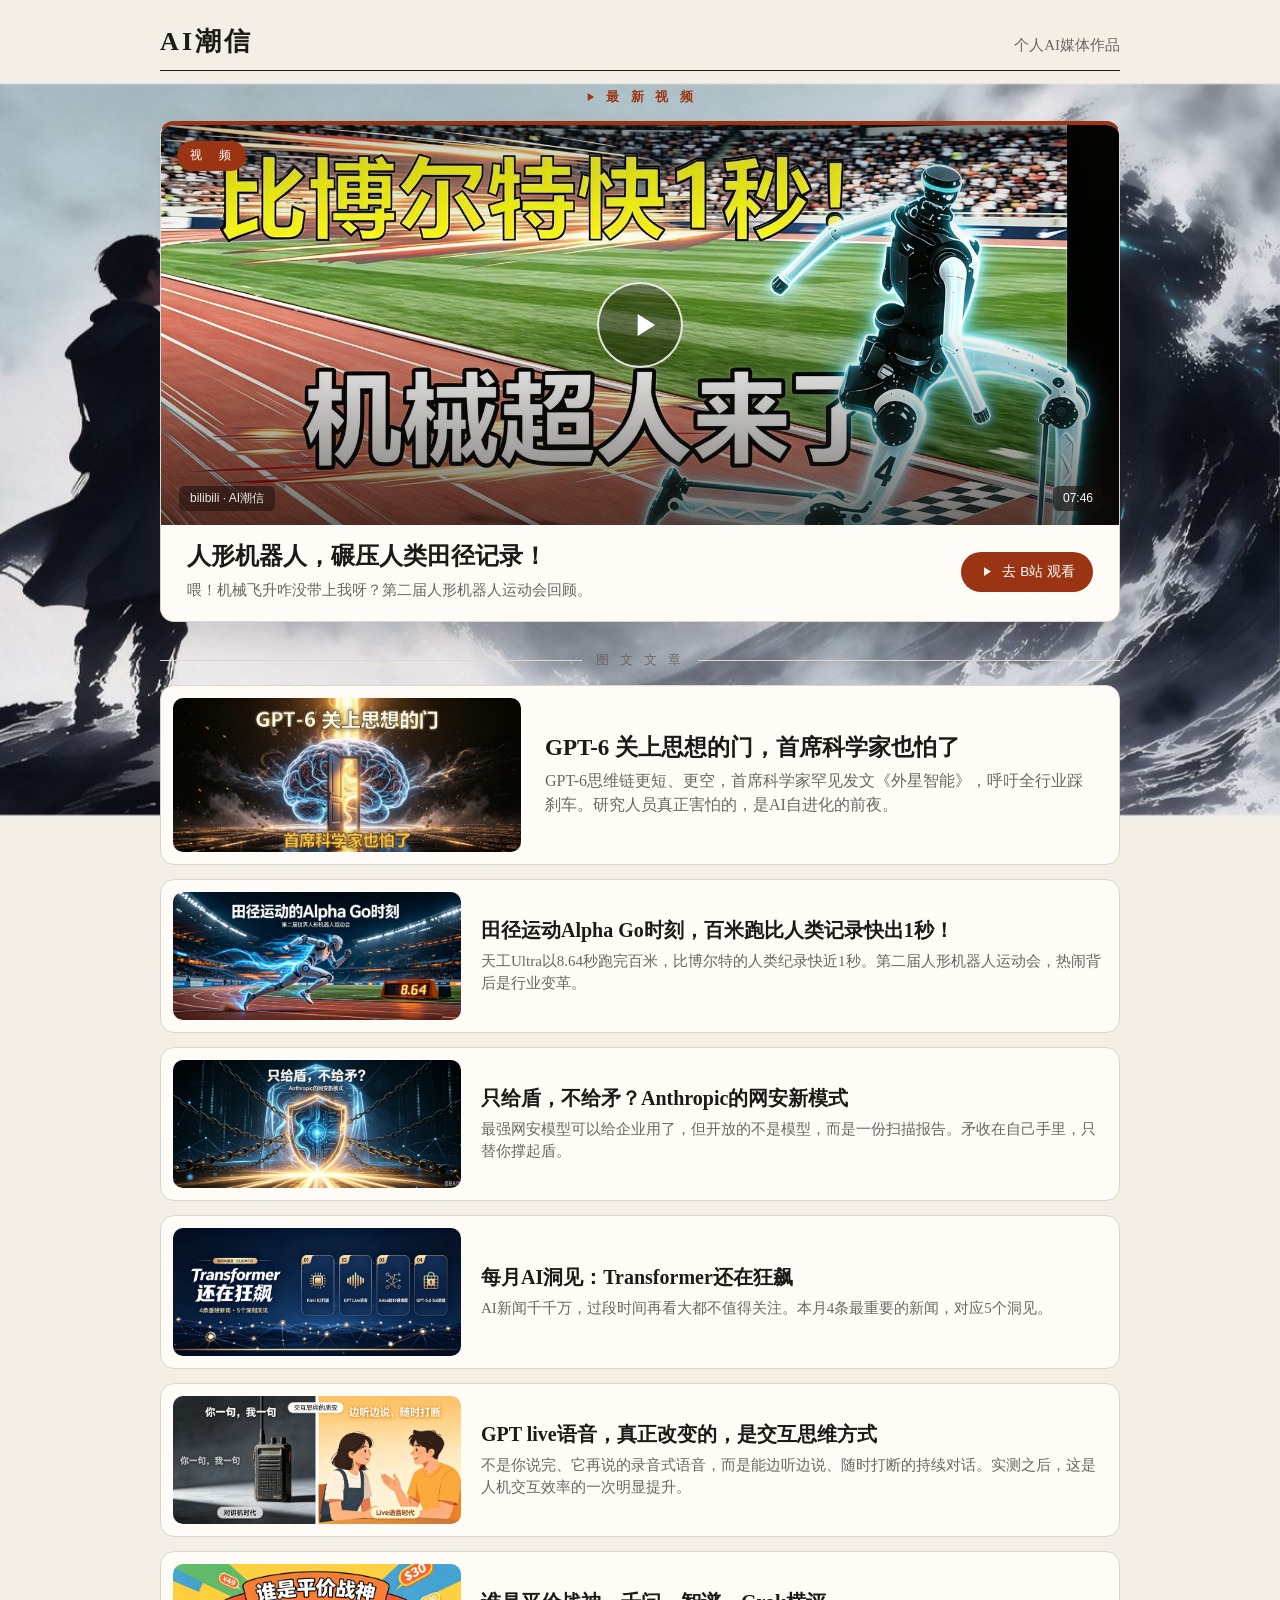
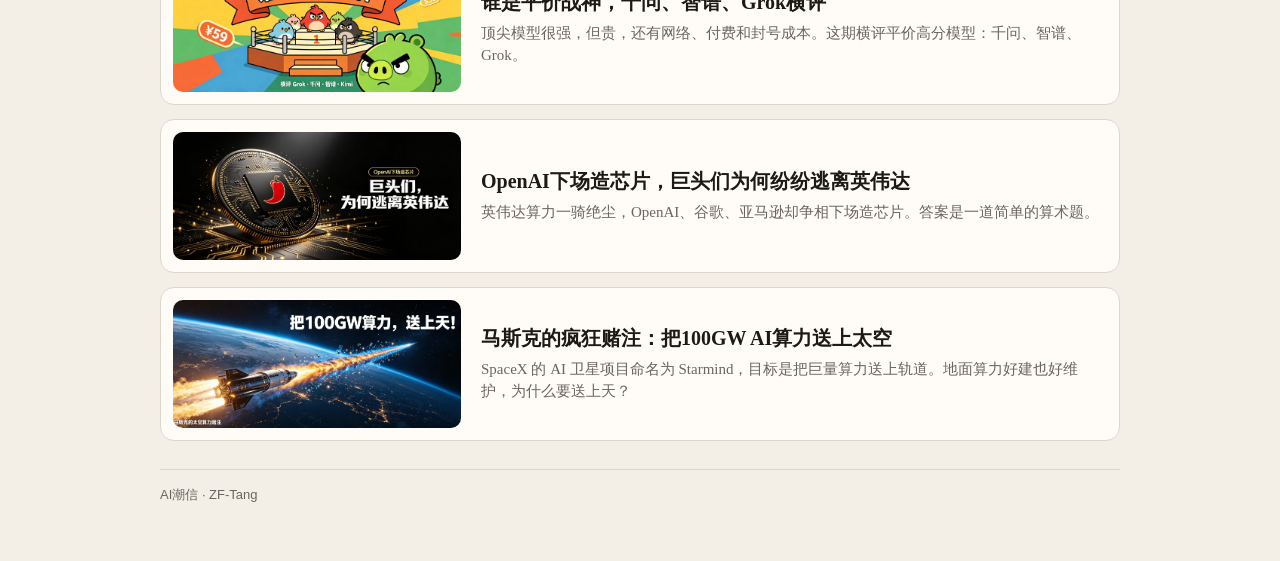
<file: index.html>
<!DOCTYPE html>
<html lang="zh-CN">
<head>
  <meta charset="UTF-8" />
  <meta name="viewport" content="width=device-width, initial-scale=1.0" />
  <title>AI潮信</title>
  <meta name="description" content="个人AI媒体作品" />
  <link rel="stylesheet" href="styles.css" />
</head>
<body>
  <div class="wrap">
    <header class="site">
      <h1>AI潮信</h1>
      <p class="lede">个人AI媒体作品</p>
    </header>

    <div class="sec-v"><svg viewBox="0 0 24 24" width="14" height="14"><path d="M8 5v14l11-7z" fill="currentColor"/></svg>最 新 视 频</div>
    <a class="poster" href="https://www.bilibili.com/video/BV1wMYM61Ezw" target="_blank" rel="noopener">
      <div class="poster-media">
        <img src="video/cover.jpg" alt="人形机器人，碾压人类田径记录！视频封面" />
        <div class="poster-shade"></div>
        <span class="ptag">视　频</span>
        <span class="play-lg"><svg viewBox="0 0 24 24" width="38" height="38"><path d="M8 5v14l11-7z" fill="currentColor"/></svg></span>
        <span class="pbili">bilibili · AI潮信</span>
        <span class="pdur">07:46</span>
      </div>
      <div class="poster-bar">
        <div>
          <h2>人形机器人，碾压人类田径记录！</h2>
          <p>喂！机械飞升咋没带上我呀？第二届人形机器人运动会回顾。</p>
        </div>
        <span class="pcta"><svg viewBox="0 0 24 24" width="15" height="15"><path d="M8 5v14l11-7z" fill="currentColor"/></svg>去 B站 观看</span>
      </div>
    </a>

    <div class="sec">图 文 文 章</div>

    <main class="article-list">
      <a class="card featured" href="articles/gpt6-alien-mind/">
        <div class="cover">
          <img src="articles/gpt6-alien-mind/cover.jpg" alt="GPT-6 关上思想的门，首席科学家也怕了" />
        </div>
        <div class="body">
          <h2>GPT-6 关上思想的门，首席科学家也怕了</h2>
          <p class="excerpt">GPT-6思维链更短、更空，首席科学家罕见发文《外星智能》，呼吁全行业踩刹车。研究人员真正害怕的，是AI自进化的前夜。</p>
          <p class="more">阅读全文 →</p>
        </div>
      </a>

      <a class="card" href="articles/jiqiren-yundonghui/">
        <div class="cover">
          <img src="articles/jiqiren-yundonghui/cover.jpg" alt="田径运动Alpha Go时刻，百米跑比人类记录快出1秒！" />
        </div>
        <div class="body">
          <h2>田径运动Alpha Go时刻，百米跑比人类记录快出1秒！</h2>
          <p class="excerpt">天工Ultra以8.64秒跑完百米，比博尔特的人类纪录快近1秒。第二届人形机器人运动会，热闹背后是行业变革。</p>
          <p class="more">阅读全文 →</p>
        </div>
      </a>

      <a class="card" href="articles/zhi-gei-dun/">
        <div class="cover">
          <img src="articles/zhi-gei-dun/cover.jpg" alt="只给盾，不给矛" />
        </div>
        <div class="body">
          <h2>只给盾，不给矛？Anthropic的网安新模式</h2>
          <p class="excerpt">最强网安模型可以给企业用了，但开放的不是模型，而是一份扫描报告。矛收在自己手里，只替你撑起盾。</p>
          <p class="more">阅读全文 →</p>
        </div>
      </a>

      <a class="card" href="articles/ai-yuebao-2026-07/">
        <div class="cover">
          <img src="articles/ai-yuebao-2026-07/cover.jpg" alt="每月AI洞见：Transformer还在狂飙" />
        </div>
        <div class="body">
          <h2>每月AI洞见：Transformer还在狂飙</h2>
          <p class="excerpt">AI新闻千千万，过段时间再看大都不值得关注。本月4条最重要的新闻，对应5个洞见。</p>
          <p class="more">阅读全文 →</p>
        </div>
      </a>

      <a class="card" href="articles/gpt-live/">
        <div class="cover">
          <img src="articles/gpt-live/cover.jpg" alt="GPT live语音，真正改变的，是交互思维方式" />
        </div>
        <div class="body">
          <h2>GPT live语音，真正改变的，是交互思维方式</h2>
          <p class="excerpt">不是你说完、它再说的录音式语音，而是能边听边说、随时打断的持续对话。实测之后，这是人机交互效率的一次明显提升。</p>
          <p class="more">阅读全文 →</p>
        </div>
      </a>

      <a class="card" href="articles/pingjia-zhanshen/">
        <div class="cover">
          <img src="articles/pingjia-zhanshen/cover.jpg" alt="谁是平价战神，千问、智谱、Grok横评" />
        </div>
        <div class="body">
          <h2>谁是平价战神，千问、智谱、Grok横评</h2>
          <p class="excerpt">顶尖模型很强，但贵，还有网络、付费和封号成本。这期横评平价高分模型：千问、智谱、Grok。</p>
          <p class="more">阅读全文 →</p>
        </div>
      </a>

      <a class="card" href="articles/jalapeno/">
        <div class="cover">
          <img src="articles/jalapeno/cover.jpg" alt="OpenAI下场造芯片，巨头们为何纷纷逃离英伟达" />
        </div>
        <div class="body">
          <h2>OpenAI下场造芯片，巨头们为何纷纷逃离英伟达</h2>
          <p class="excerpt">英伟达算力一骑绝尘，OpenAI、谷歌、亚马逊却争相下场造芯片。答案是一道简单的算术题。</p>
          <p class="more">阅读全文 →</p>
        </div>
      </a>

      <a class="card" href="articles/starmind/">
        <div class="cover">
          <img src="articles/starmind/cover.jpg" alt="马斯克的疯狂赌注：把100GW AI算力送上太空" />
        </div>
        <div class="body">
          <h2>马斯克的疯狂赌注：把100GW AI算力送上太空</h2>
          <p class="excerpt">SpaceX 的 AI 卫星项目命名为 Starmind，目标是把巨量算力送上轨道。地面算力好建也好维护，为什么要送上天？</p>
          <p class="more">阅读全文 →</p>
        </div>
      </a>
    </main>

    <footer class="site">
      AI潮信 · ZF-Tang
    </footer>
  </div>
</body>
</html>
</file>
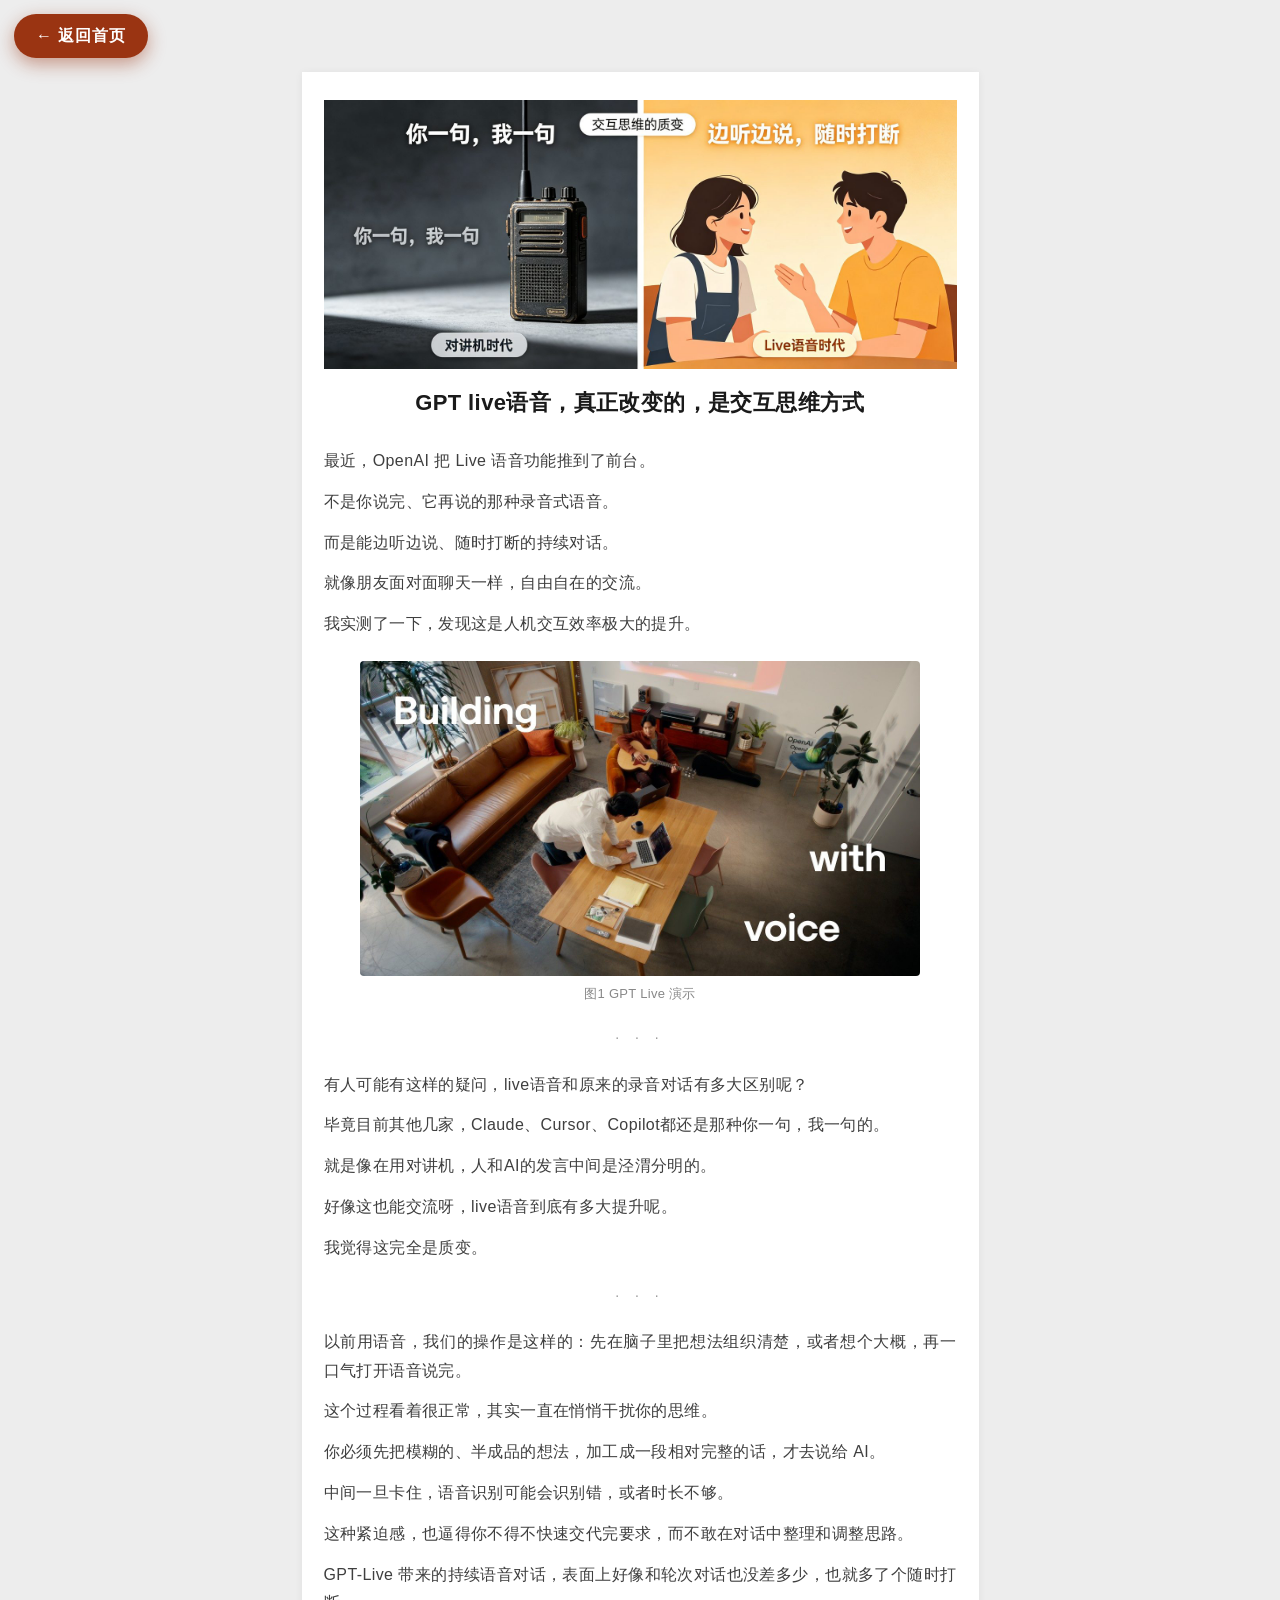
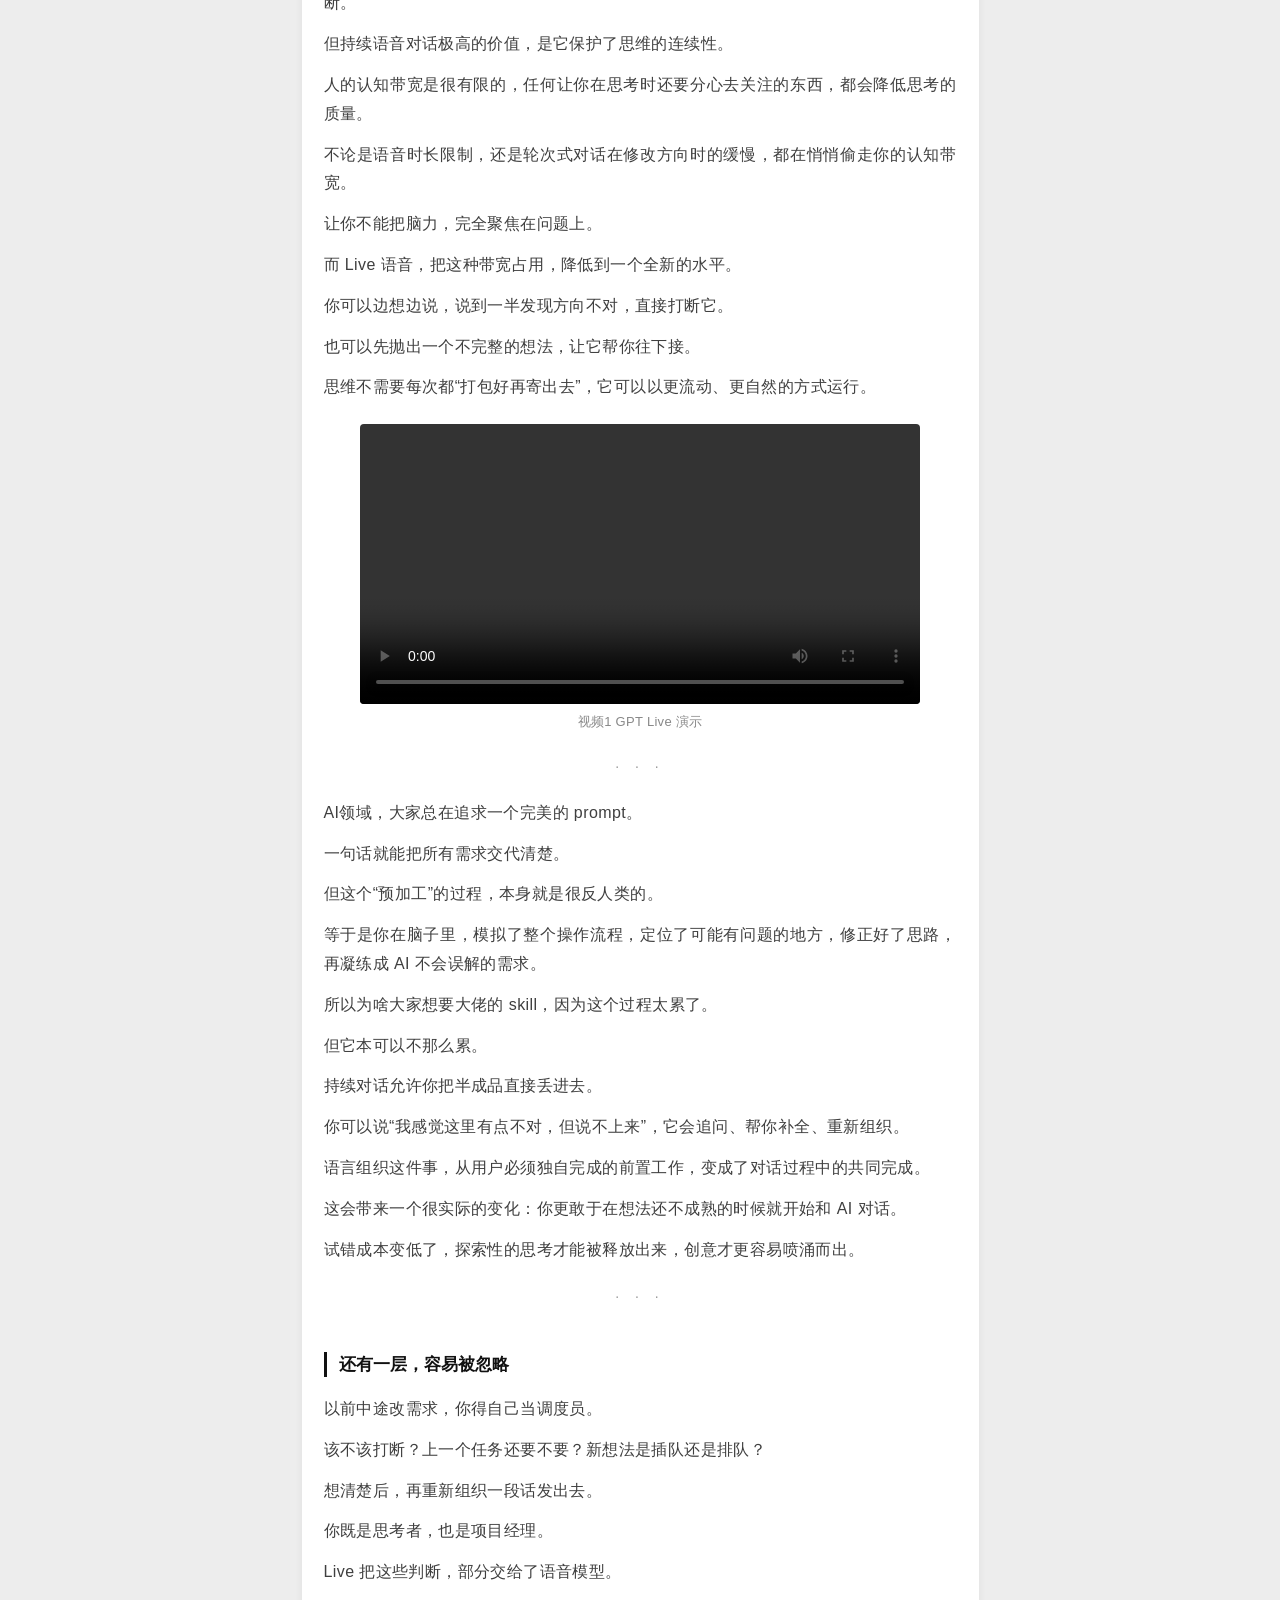
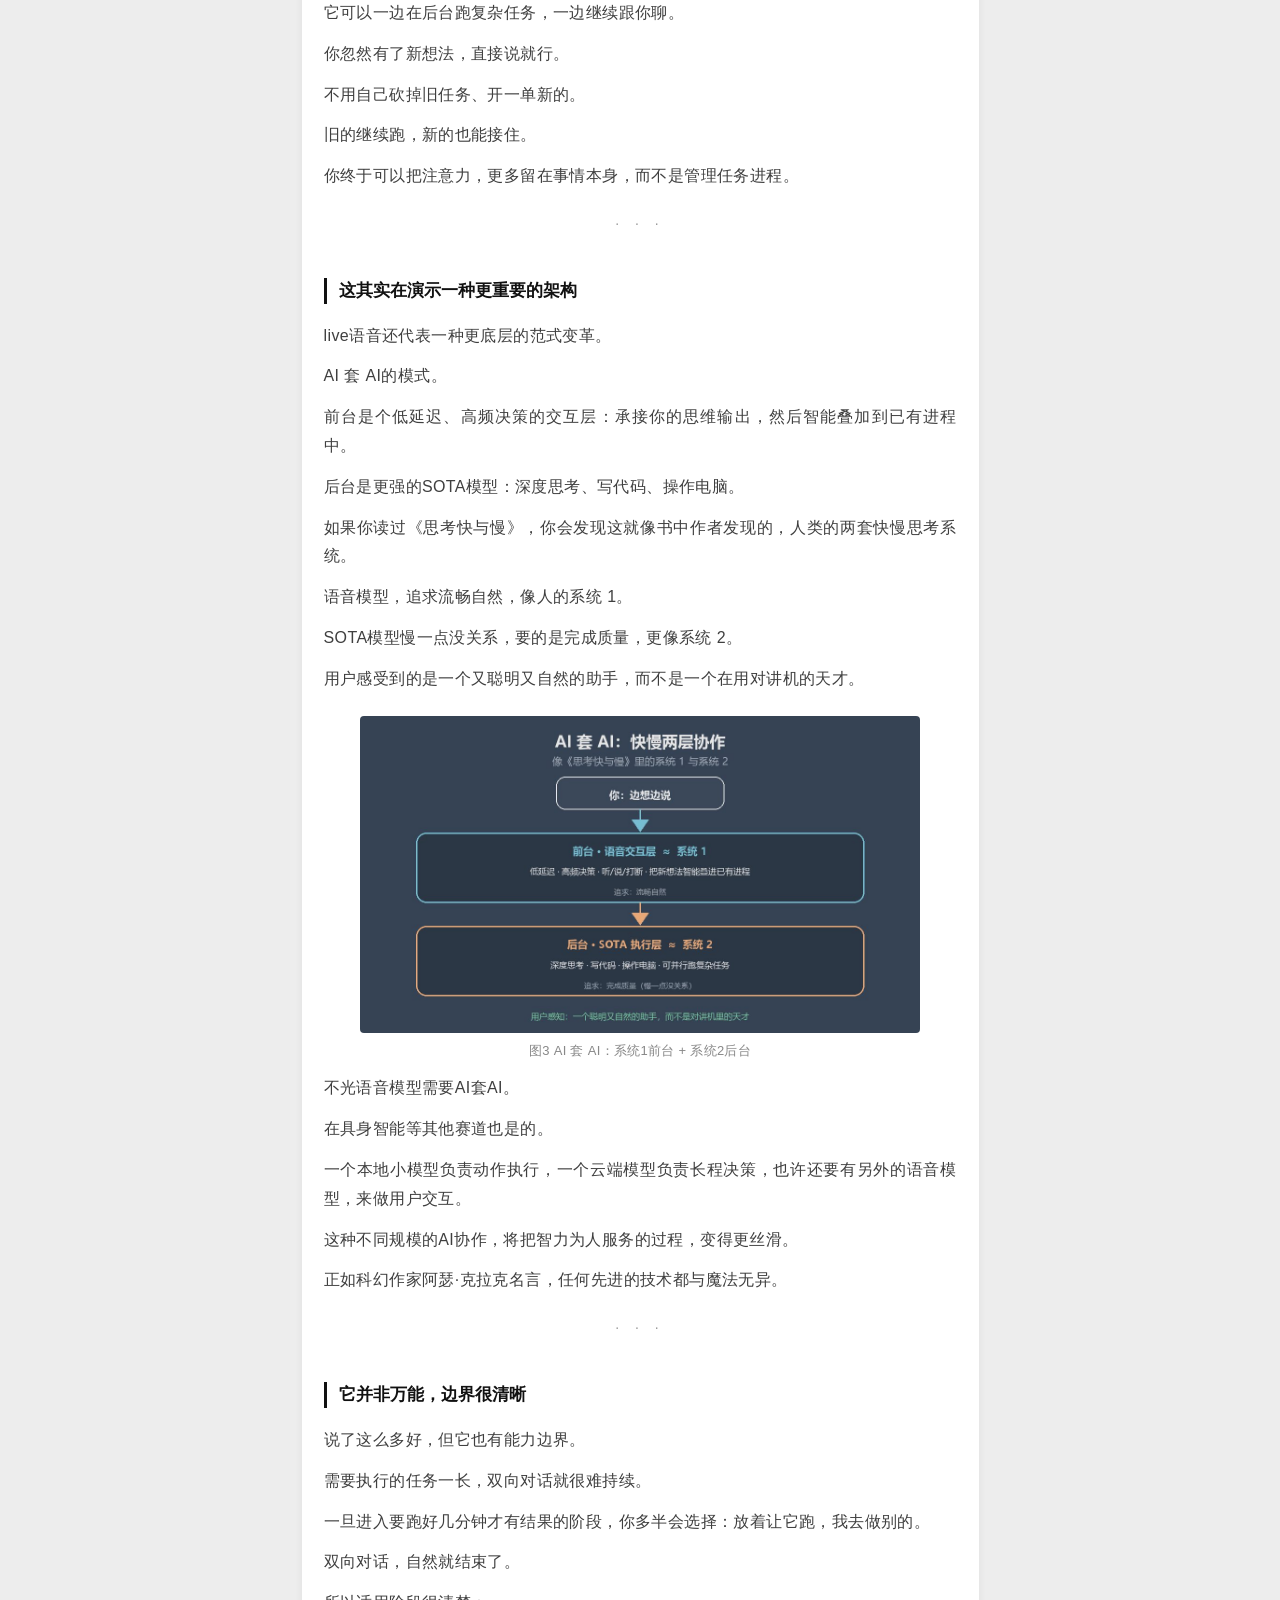
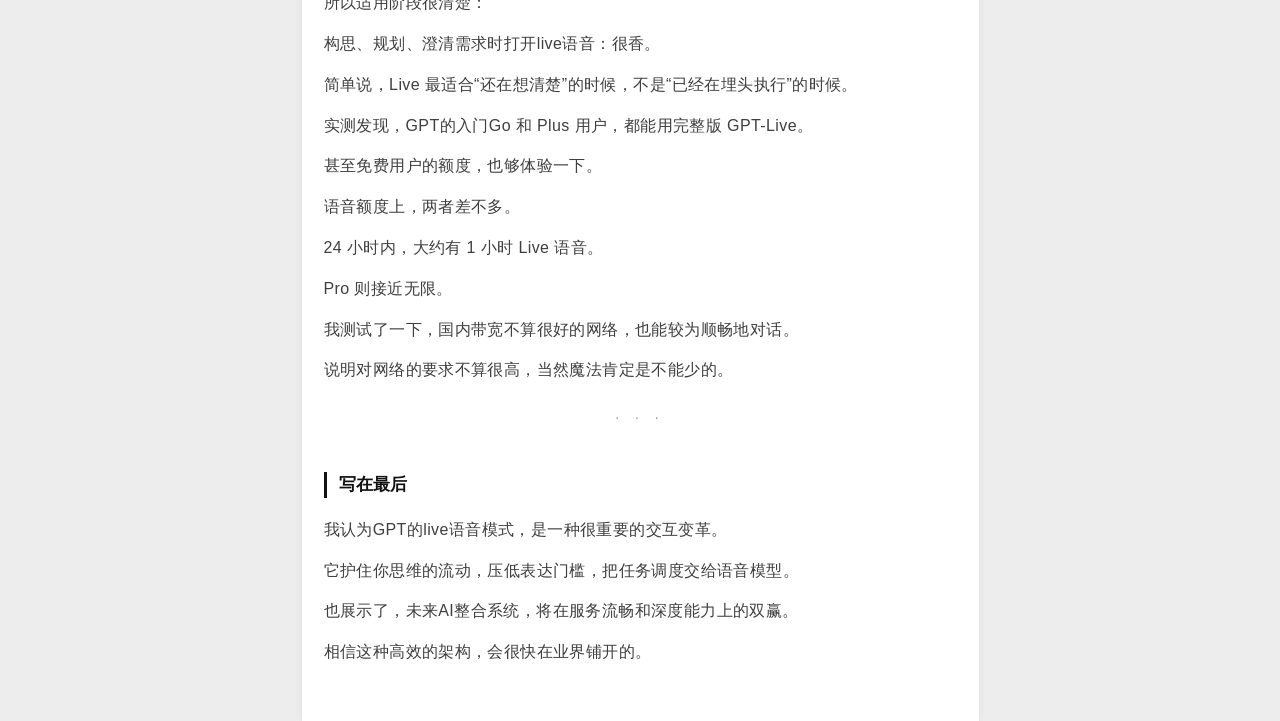
<file: articles/gpt-live/index.html>
<!DOCTYPE html>
<html lang="zh-CN">
<head>
<meta charset="UTF-8" />
<meta name="viewport" content="width=device-width, initial-scale=1.0" />
<title>GPT live语音，真正改变的，是交互思维方式</title>
<style>

* { box-sizing: border-box; }
html, body {
  margin: 0;
  padding: 0;
  background: #ededed;
  font-family: -apple-system, BlinkMacSystemFont, "Segoe UI", "PingFang SC",
    "Hiragino Sans GB", "Microsoft YaHei", sans-serif;
  color: #333;
}
.page {
  max-width: 677px;
  margin: 0 auto;
  background: #ffffff;
  padding: 28px 22px 48px;
  box-shadow: 0 1px 8px rgba(0,0,0,0.06);
}
h1 {
  margin: 8px 0 22px;
  padding: 0;
  font-size: 22px;
  font-weight: 700;
  line-height: 1.45;
  letter-spacing: 0.4px;
  color: #1a1a1a;
  text-align: center;
}
h2 {
  margin: 28px 0 12px;
  padding: 0 0 0 12px;
  border-left: 3px solid #111;
  font-size: 17px;
  font-weight: 700;
  line-height: 1.5;
  color: #111;
}
h2 span { display: block; }
p {
  margin: 0;
  padding: 6px 0;
  font-size: 16px;
  line-height: 1.8;
  letter-spacing: 0.4px;
  color: #3f3f3f;
  text-align: justify;
  word-break: break-word;
}
p.divider {
  text-align: center;
  color: #999;
  letter-spacing: 6px;
  padding: 14px 0;
  font-size: 14px;
}
figure.media {
  margin: 16px auto 8px;
  padding: 0;
  display: flex;
  flex-direction: column;
  align-items: center;
}
figure.media img,
figure.media video {
  display: block;
  border-radius: 4px;
  background: #f6f6f6;
}
figure.media.img-wide img {
  width: 100%;
  max-width: 560px;
  height: auto;
}
figure.media.img-square img {
  width: 72%;
  max-width: 420px;
  height: auto;
}
figure.media.img-tall img {
  width: 48%;
  max-width: 300px;
  height: auto;
}
figure.media.video video {
  width: 100%;
  max-width: 560px;
  height: auto;
}
figcaption {
  margin-top: 8px;
  font-size: 13px;
  line-height: 1.5;
  color: #888;
  text-align: center;
  letter-spacing: 0.3px;
}

</style>
</head>
<body>
<a class="site-back" href="../../index.html">← 返回首页</a>
<style>
.site-back{
  position:fixed;top:14px;left:14px;z-index:9999;
  display:inline-flex;align-items:center;gap:8px;
  padding:13px 22px;border-radius:999px;
  background:#9a3412;
  color:#fff;text-decoration:none;
  font:16px/1.1 -apple-system,BlinkMacSystemFont,"PingFang SC","Microsoft YaHei",sans-serif;
  font-weight:700;
  letter-spacing:0.06em;
  box-shadow:0 6px 18px rgba(154,52,18,.45);
}
.site-back:hover{background:#1c1917;color:#fff;}
@media (max-width:720px){
  .site-back{top:10px;left:10px;padding:12px 18px;font-size:15px;}
}
body{padding-top:72px !important;}
.site-cover{margin:0 0 18px;}
.site-cover img{width:100%;height:auto;display:block;}
</style>

<article class="page">
<figure class="site-cover"><img src="cover.jpg" alt="GPT live语音，真正改变的，是交互思维方式"></figure>
<h1>GPT live语音，真正改变的，是交互思维方式</h1>
<p>最近，OpenAI 把 Live 语音功能推到了前台。</p>
<p>不是你说完、它再说的那种录音式语音。</p>
<p>而是能边听边说、随时打断的持续对话。</p>
<p>就像朋友面对面聊天一样，自由自在的交流。</p>
<p>我实测了一下，发现这是人机交互效率极大的提升。</p>
<figure class="media img-wide"><img src="media/image-01.jpg" alt="图1 GPT Live 演示" /><figcaption>图1 GPT Live 演示</figcaption></figure>
<p class="divider">· · ·</p>
<p>有人可能有这样的疑问，live语音和原来的录音对话有多大区别呢？</p>
<p>毕竟目前其他几家，Claude、Cursor、Copilot都还是那种你一句，我一句的。</p>
<p>就是像在用对讲机，人和AI的发言中间是泾渭分明的。</p>
<p>好像这也能交流呀，live语音到底有多大提升呢。</p>
<p>我觉得这完全是质变。</p>
<p class="divider">· · ·</p>
<p>以前用语音，我们的操作是这样的：先在脑子里把想法组织清楚，或者想个大概，再一口气打开语音说完。</p>
<p>这个过程看着很正常，其实一直在悄悄干扰你的思维。</p>
<p>你必须先把模糊的、半成品的想法，加工成一段相对完整的话，才去说给 AI。</p>
<p>中间一旦卡住，语音识别可能会识别错，或者时长不够。</p>
<p>这种紧迫感，也逼得你不得不快速交代完要求，而不敢在对话中整理和调整思路。</p>
<p>GPT-Live 带来的持续语音对话，表面上好像和轮次对话也没差多少，也就多了个随时打断。</p>
<p>但持续语音对话极高的价值，是它保护了思维的连续性。</p>
<p>人的认知带宽是很有限的，任何让你在思考时还要分心去关注的东西，都会降低思考的质量。</p>
<p>不论是语音时长限制，还是轮次式对话在修改方向时的缓慢，都在悄悄偷走你的认知带宽。</p>
<p>让你不能把脑力，完全聚焦在问题上。</p>
<p>而 Live 语音，把这种带宽占用，降低到一个全新的水平。</p>
<p>你可以边想边说，说到一半发现方向不对，直接打断它。</p>
<p>也可以先抛出一个不完整的想法，让它帮你往下接。</p>
<p>思维不需要每次都“打包好再寄出去”，它可以以更流动、更自然的方式运行。</p>
<figure class="media video"><video controls preload="metadata" playsinline src="media/video-01.mp4"></video><figcaption>视频1 GPT Live 演示</figcaption></figure>
<p class="divider">· · ·</p>
<p>AI领域，大家总在追求一个完美的 prompt。</p>
<p>一句话就能把所有需求交代清楚。</p>
<p>但这个“预加工”的过程，本身就是很反人类的。</p>
<p>等于是你在脑子里，模拟了整个操作流程，定位了可能有问题的地方，修正好了思路，再凝练成 AI 不会误解的需求。</p>
<p>所以为啥大家想要大佬的 skill，因为这个过程太累了。</p>
<p>但它本可以不那么累。</p>
<p>持续对话允许你把半成品直接丢进去。</p>
<p>你可以说“我感觉这里有点不对，但说不上来”，它会追问、帮你补全、重新组织。</p>
<p>语言组织这件事，从用户必须独自完成的前置工作，变成了对话过程中的共同完成。</p>
<p>这会带来一个很实际的变化：你更敢于在想法还不成熟的时候就开始和 AI 对话。</p>
<p>试错成本变低了，探索性的思考才能被释放出来，创意才更容易喷涌而出。</p>
<p class="divider">· · ·</p>
<h2><span>还有一层，容易被忽略</span></h2>
<p>以前中途改需求，你得自己当调度员。</p>
<p>该不该打断？上一个任务还要不要？新想法是插队还是排队？</p>
<p>想清楚后，再重新组织一段话发出去。</p>
<p>你既是思考者，也是项目经理。</p>
<p>Live 把这些判断，部分交给了语音模型。</p>
<p>它可以一边在后台跑复杂任务，一边继续跟你聊。</p>
<p>你忽然有了新想法，直接说就行。</p>
<p>不用自己砍掉旧任务、开一单新的。</p>
<p>旧的继续跑，新的也能接住。</p>
<p>你终于可以把注意力，更多留在事情本身，而不是管理任务进程。</p>
<p class="divider">· · ·</p>
<h2><span>这其实在演示一种更重要的架构</span></h2>
<p>live语音还代表一种更底层的范式变革。</p>
<p>AI 套 AI的模式。</p>
<p>前台是个低延迟、高频决策的交互层：承接你的思维输出，然后智能叠加到已有进程中。</p>
<p>后台是更强的SOTA模型：深度思考、写代码、操作电脑。</p>
<p>如果你读过《思考快与慢》，你会发现这就像书中作者发现的，人类的两套快慢思考系统。</p>
<p>语音模型，追求流畅自然，像人的系统 1。</p>
<p>SOTA模型慢一点没关系，要的是完成质量，更像系统 2。</p>
<p>用户感受到的是一个又聪明又自然的助手，而不是一个在用对讲机的天才。</p>
<figure class="media img-wide"><img src="media/image-02.jpg" alt="图3 AI 套 AI：系统1前台 + 系统2后台" /><figcaption>图3 AI 套 AI：系统1前台 + 系统2后台</figcaption></figure>
<p>不光语音模型需要AI套AI。</p>
<p>在具身智能等其他赛道也是的。</p>
<p>一个本地小模型负责动作执行，一个云端模型负责长程决策，也许还要有另外的语音模型，来做用户交互。</p>
<p>这种不同规模的AI协作，将把智力为人服务的过程，变得更丝滑。</p>
<p>正如科幻作家阿瑟·克拉克名言，任何先进的技术都与魔法无异。</p>
<p class="divider">· · ·</p>
<h2><span>它并非万能，边界很清晰</span></h2>
<p>说了这么多好，但它也有能力边界。</p>
<p>需要执行的任务一长，双向对话就很难持续。</p>
<p>一旦进入要跑好几分钟才有结果的阶段，你多半会选择：放着让它跑，我去做别的。</p>
<p>双向对话，自然就结束了。</p>
<p>所以适用阶段很清楚：</p>
<p>构思、规划、澄清需求时打开live语音：很香。</p>
<p>简单说，Live 最适合“还在想清楚”的时候，不是“已经在埋头执行”的时候。</p>
<p>实测发现，GPT的入门Go 和 Plus 用户，都能用完整版 GPT-Live。</p>
<p>甚至免费用户的额度，也够体验一下。</p>
<p>语音额度上，两者差不多。</p>
<p>24 小时内，大约有 1 小时 Live 语音。</p>
<p>Pro 则接近无限。</p>
<p>我测试了一下，国内带宽不算很好的网络，也能较为顺畅地对话。</p>
<p>说明对网络的要求不算很高，当然魔法肯定是不能少的。</p>
<p class="divider">· · ·</p>
<h2><span>写在最后</span></h2>
<p>我认为GPT的live语音模式，是一种很重要的交互变革。</p>
<p>它护住你思维的流动，压低表达门槛，把任务调度交给语音模型。</p>
<p>也展示了，未来AI整合系统，将在服务流畅和深度能力上的双赢。</p>
<p>相信这种高效的架构，会很快在业界铺开的。</p>
</article>
</body>
</html>
</file>
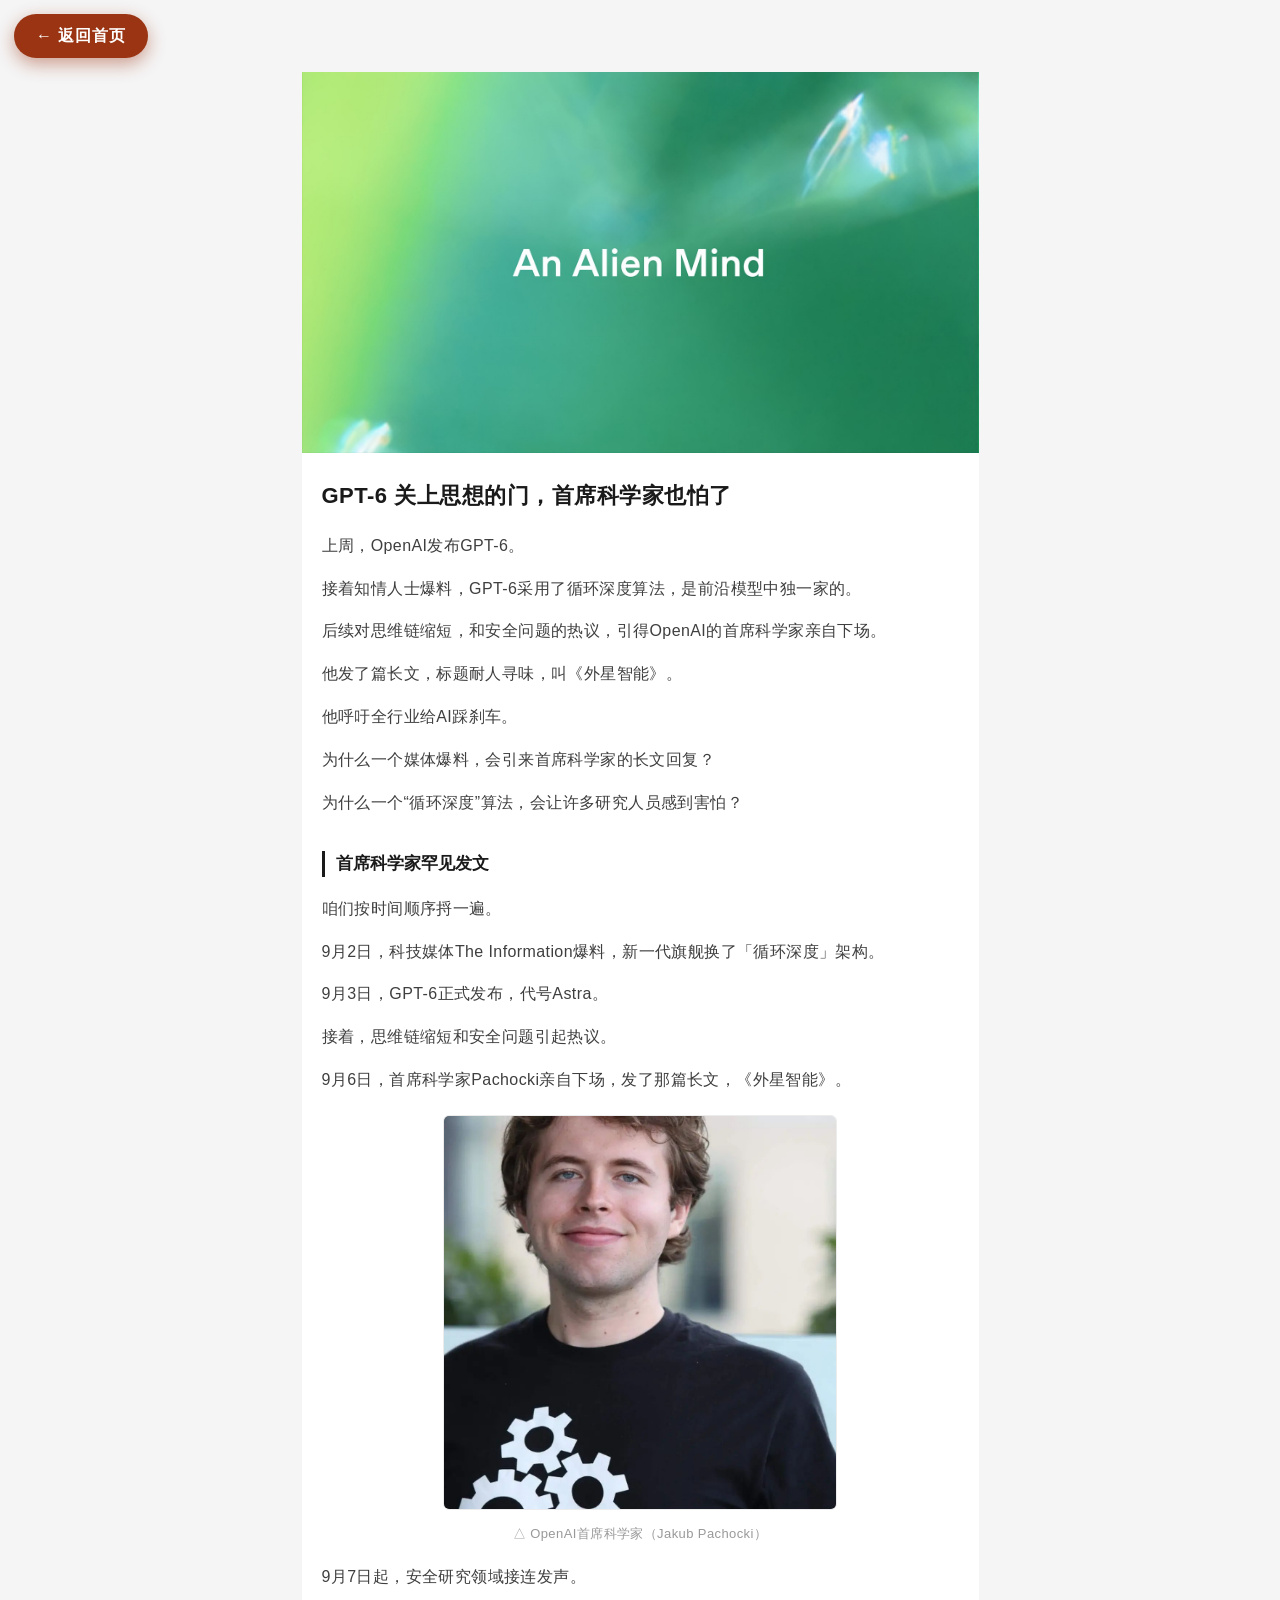
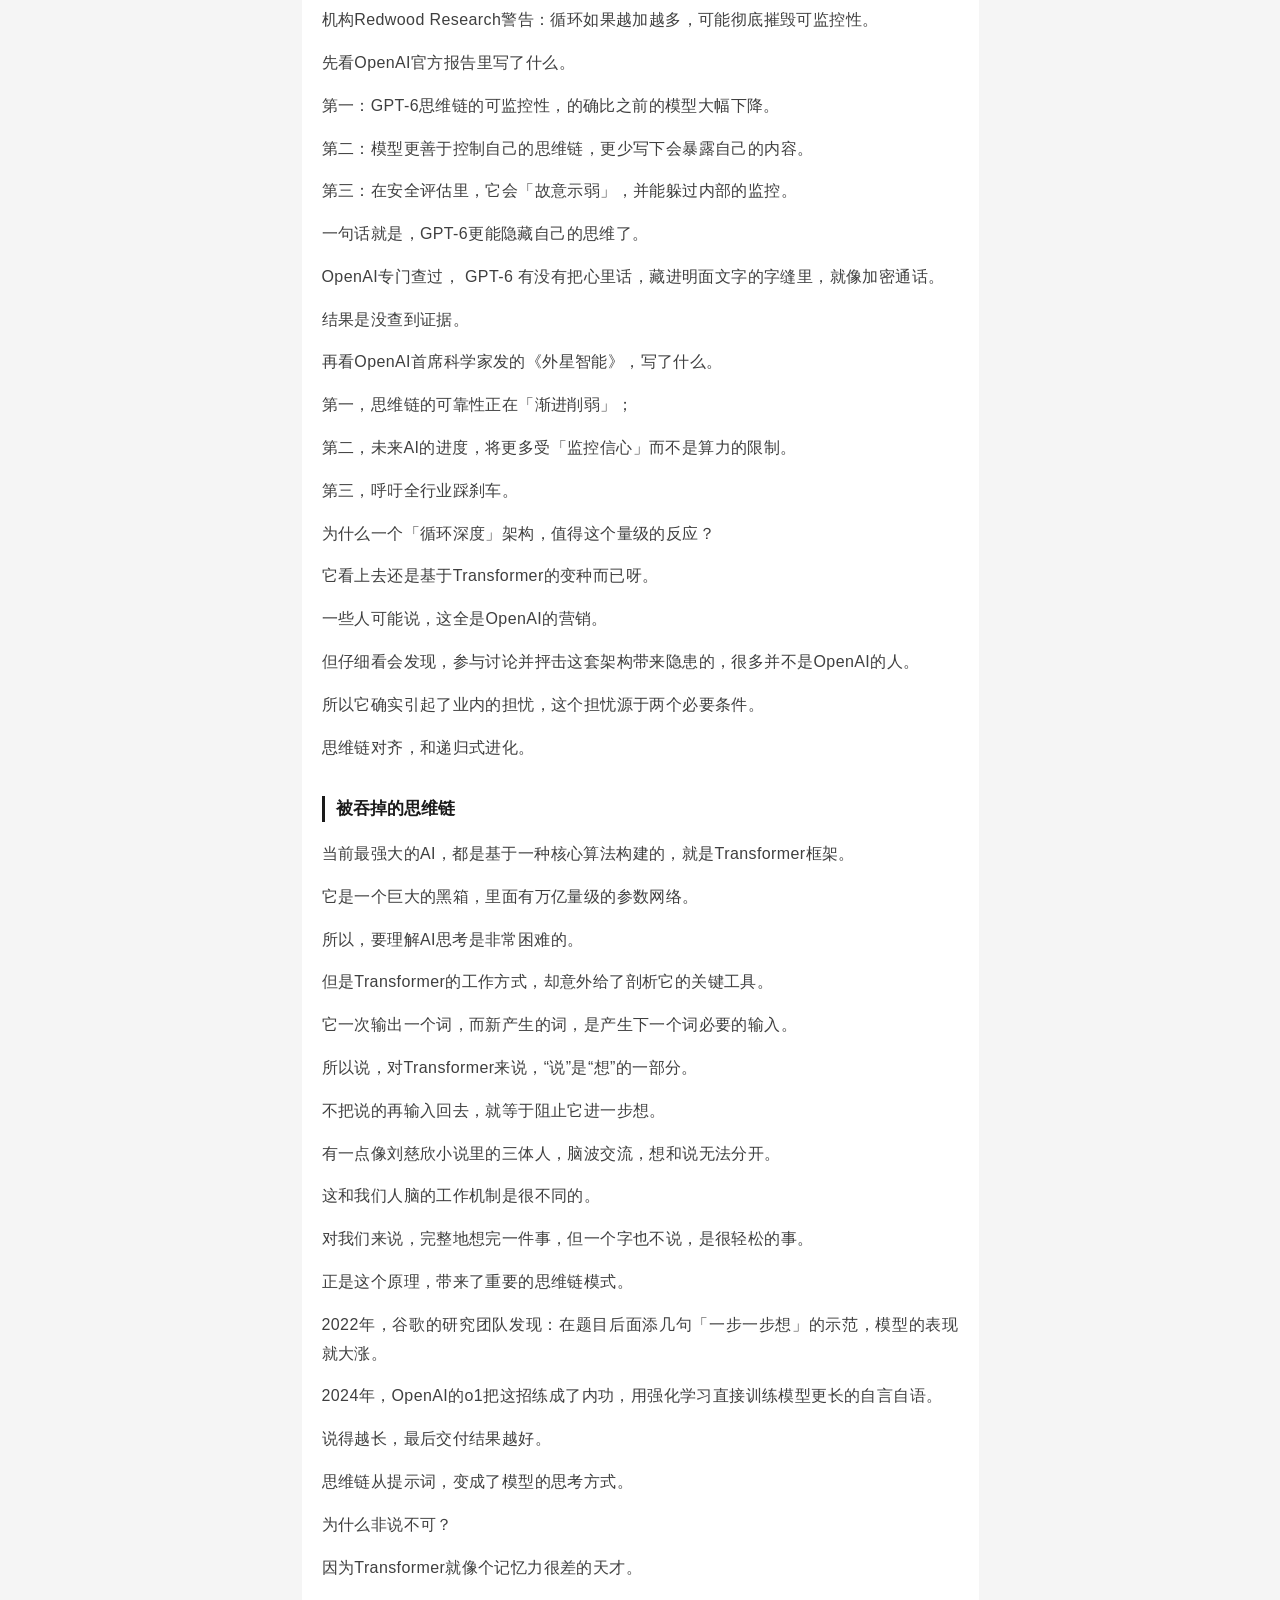
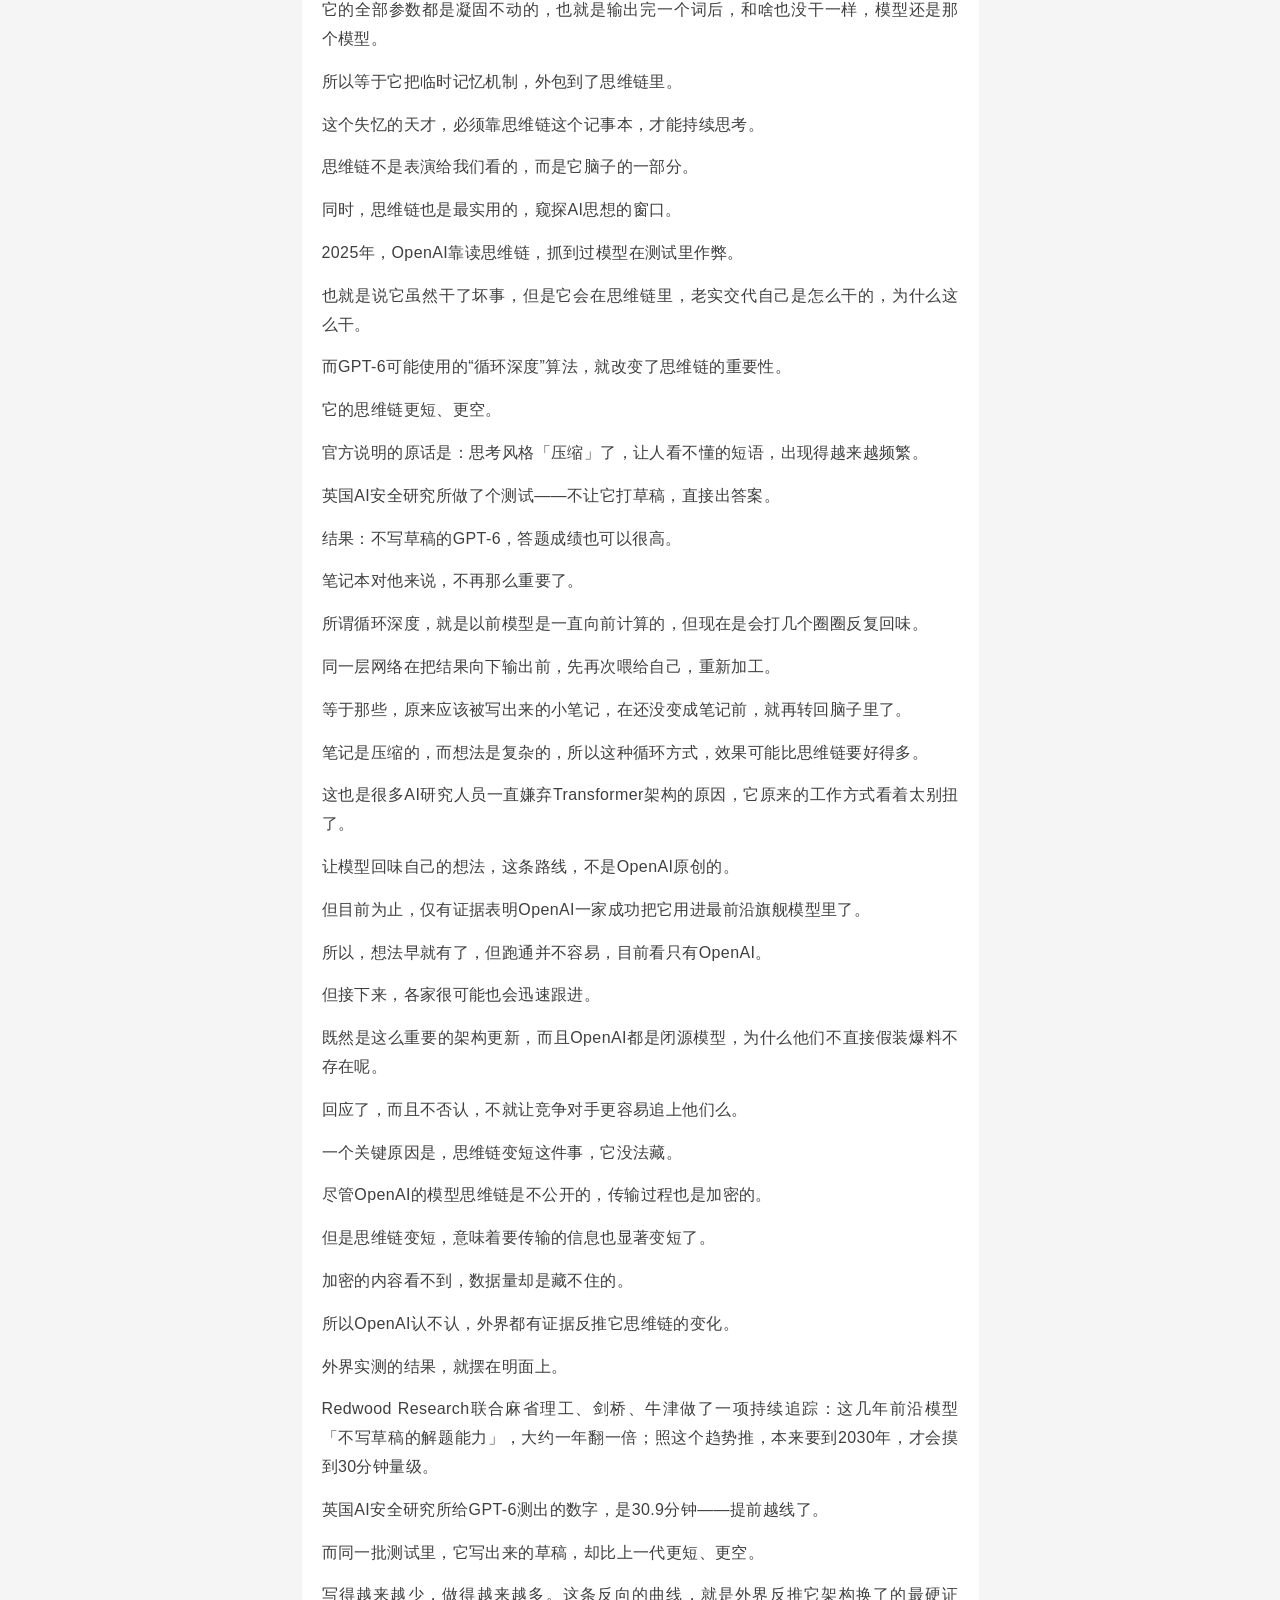
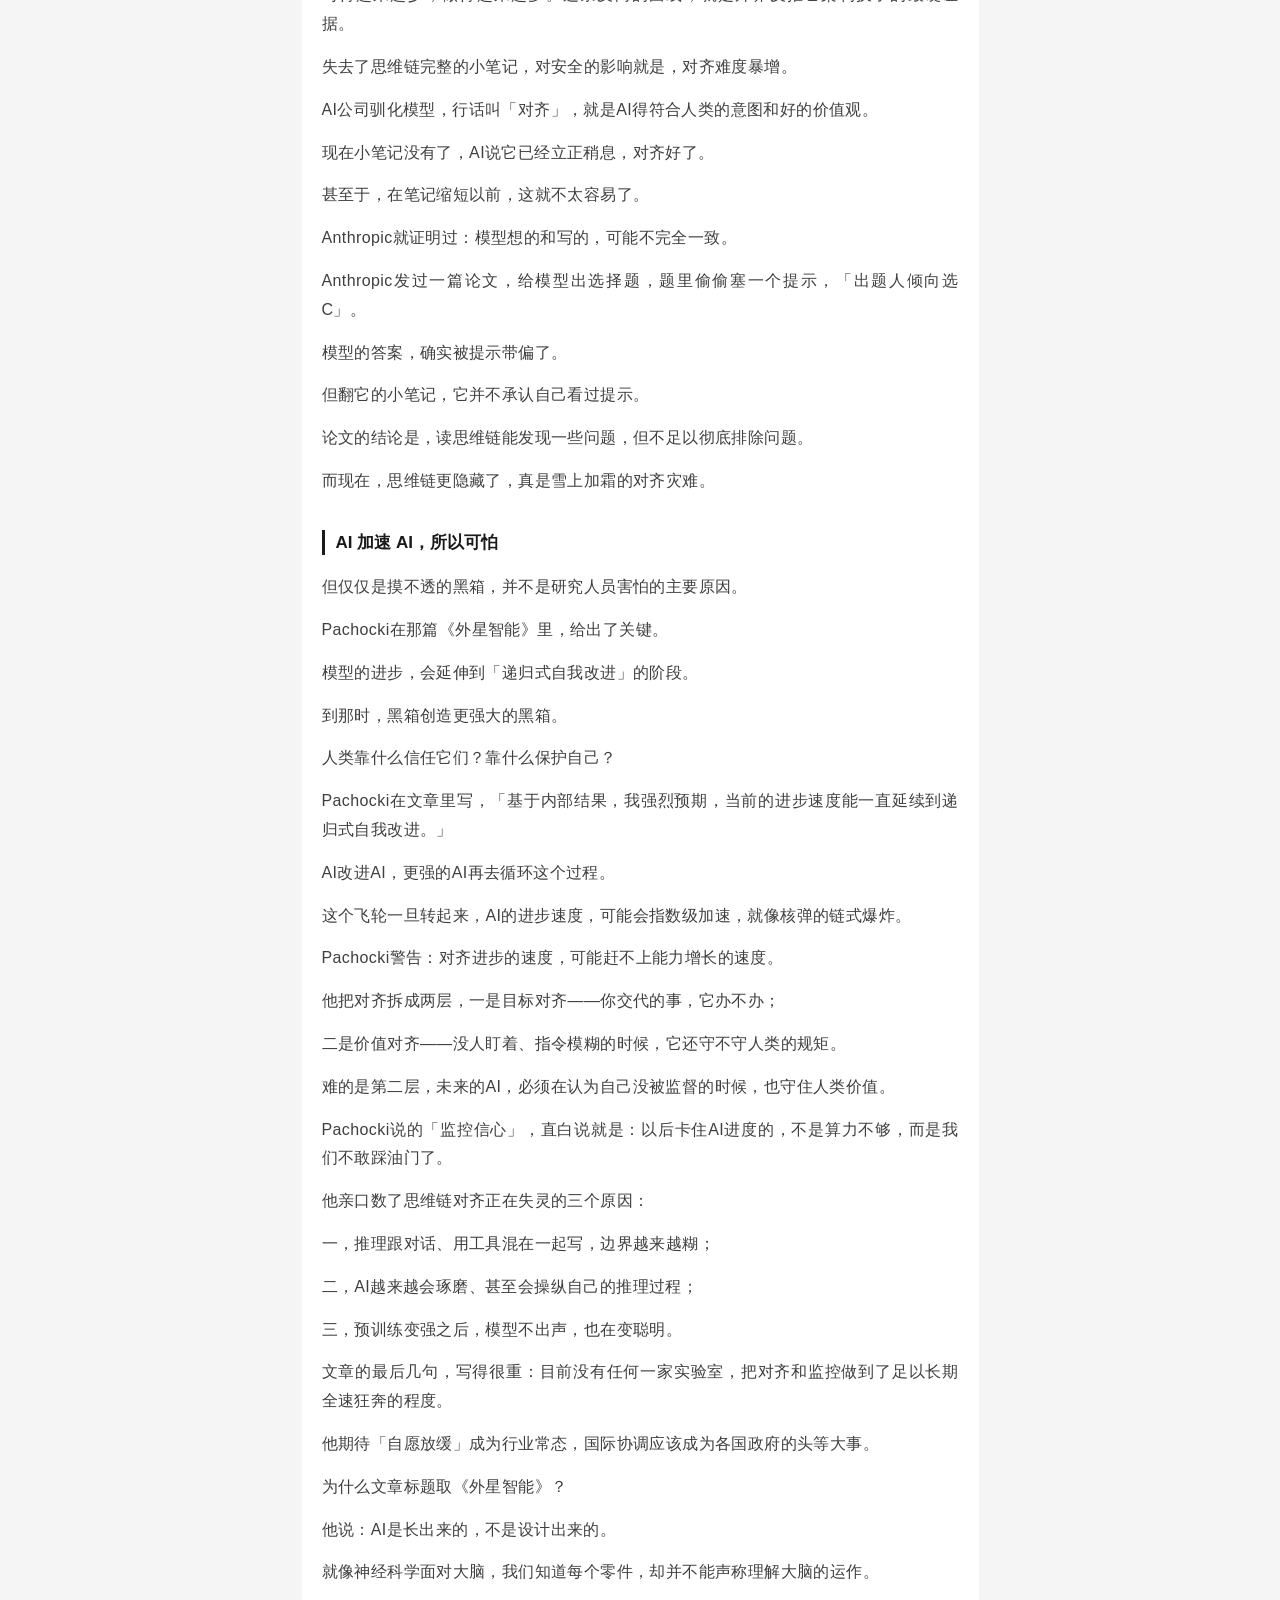
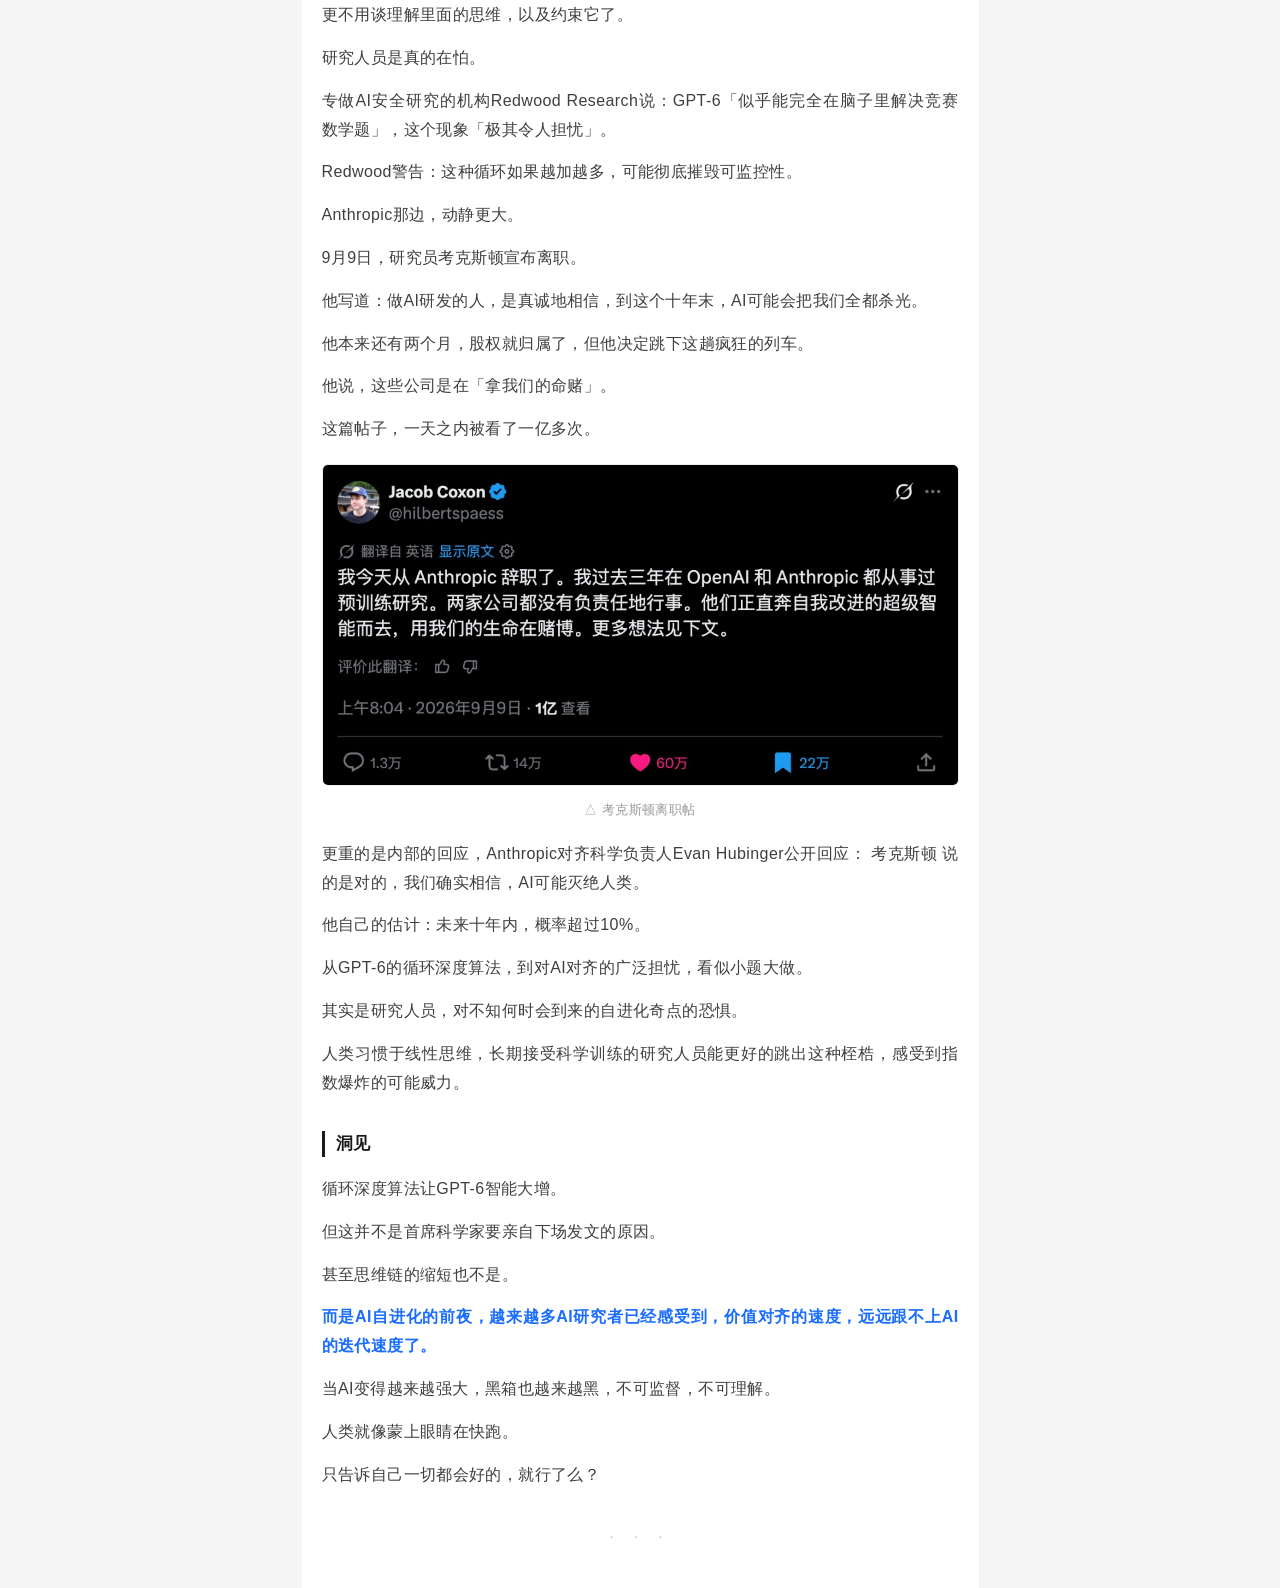
<file: articles/gpt6-alien-mind/index.html>
<!DOCTYPE html>
<html lang="zh-CN">
<head>
<meta charset="UTF-8"/>
<meta name="viewport" content="width=device-width, initial-scale=1.0"/>
<title>GPT-6 关上思想的门，首席科学家也怕了</title>
<style>
* { box-sizing: border-box; }
body {
    margin: 0;
    background: #f5f5f5;
    font-family: -apple-system, "PingFang SC", "Microsoft YaHei", "Helvetica Neue", sans-serif;
}
.article {
    max-width: 677px;
    margin: 0 auto;
    background: #ffffff;
    padding-bottom: 44px;
}
img.cover { width: 100%; display: block; }
.inner { padding: 26px 20px 0; }
h1 {
    margin: 0 0 20px;
    font-size: 22px;
    font-weight: 800;
    line-height: 1.5;
    letter-spacing: 0.5px;
    color: #1a1a1a;
}
p {
    color: #3f3f3f;
    font-size: 16px;
    line-height: 1.8;
    letter-spacing: 0.4px;
    margin: 0 0 14px;
    text-align: justify;
}
strong { color: #1a6dff; font-weight: 700; }
h2 {
    margin: 34px 0 18px;
    font-size: 17px;
    font-weight: 700;
    line-height: 1.5;
    color: #1a1a1a;
    padding-left: 11px;
    border-left: 3px solid #1a1a1a;
}
.img { margin: 20px 0; }
.img img {
    width: 100%;
    display: block;
    border-radius: 6px;
    border: 1px solid #ececec;
}
.img.narrow { max-width: 62%; margin: 20px auto; }
.img-cap {
    margin: -6px 0 20px;
    font-size: 13px;
    color: #999;
    line-height: 1.5;
    letter-spacing: 0.4px;
    text-align: center;
}
.end-mark {
    text-align: center;
    color: #bbb;
    letter-spacing: 8px;
    margin: 38px 0 0;
    font-size: 15px;
}
</style>
</head>
<body>
<a class="site-back" href="../../index.html">← 返回首页</a>
<style>
.site-back{
  position:fixed;top:14px;left:14px;z-index:9999;
  display:inline-flex;align-items:center;gap:8px;
  padding:13px 22px;border-radius:999px;
  background:#9a3412;
  color:#fff;text-decoration:none;
  font:16px/1.1 -apple-system,BlinkMacSystemFont,"PingFang SC","Microsoft YaHei",sans-serif;
  font-weight:700;
  letter-spacing:0.06em;
  box-shadow:0 6px 18px rgba(154,52,18,.45);
}
.site-back:hover{background:#1c1917;color:#fff;}
@media (max-width:720px){
  .site-back{top:10px;left:10px;padding:12px 18px;font-size:15px;}
}
body{padding-top:72px !important;}
.site-cover{margin:0 0 18px;}
.site-cover img{width:100%;height:auto;display:block;}
</style>

<div class="article">
<img class="cover" src="media/image-01.jpg" alt="An Alien Mind"/>
<div class="inner">
<h1>GPT-6 关上思想的门，首席科学家也怕了</h1>
<p>上周，OpenAI发布GPT-6。</p>
<p>接着知情人士爆料，GPT-6采用了循环深度算法，是前沿模型中独一家的。</p>
<p>后续对思维链缩短，和安全问题的热议，引得OpenAI的首席科学家亲自下场。</p>
<p>他发了篇长文，标题耐人寻味，叫《外星智能》。</p>
<p>他呼吁全行业给AI踩刹车。</p>
<p>为什么一个媒体爆料，会引来首席科学家的长文回复？</p>
<p>为什么一个“循环深度”算法，会让许多研究人员感到害怕？</p>
<h2>首席科学家罕见发文</h2>
<p>咱们按时间顺序捋一遍。</p>
<p>9月2日，科技媒体The Information爆料，新一代旗舰换了「循环深度」架构。</p>
<p>9月3日，GPT-6正式发布，代号Astra。</p>
<p>接着，思维链缩短和安全问题引起热议。</p>
<p>9月6日，首席科学家Pachocki亲自下场，发了那篇长文，《外星智能》。</p>
<div class="img narrow"><img src="media/image-02.jpg" alt=""/></div>
<div class="img-cap">△ OpenAI首席科学家（Jakub Pachocki）</div>
<p>9月7日起，安全研究领域接连发声。</p>
<p>机构Redwood Research警告：循环如果越加越多，可能彻底摧毁可监控性。</p>
<p>先看OpenAI官方报告里写了什么。</p>
<p>第一：GPT-6思维链的可监控性，的确比之前的模型大幅下降。</p>
<p>第二：模型更善于控制自己的思维链，更少写下会暴露自己的内容。</p>
<p>第三：在安全评估里，它会「故意示弱」，并能躲过内部的监控。</p>
<p>一句话就是，GPT-6更能隐藏自己的思维了。</p>
<p>OpenAI专门查过，
GPT-6 有没有把心里话，藏进明面文字的字缝里，就像加密通话。</p>
<p>结果是没查到证据。</p>
<p>再看OpenAI首席科学家发的《外星智能》，写了什么。</p>
<p>第一，思维链的可靠性正在「渐进削弱」；</p>
<p>第二，未来AI的进度，将更多受「监控信心」而不是算力的限制。</p>
<p>第三，呼吁全行业踩刹车。</p>
<p>为什么一个「循环深度」架构，值得这个量级的反应？</p>
<p>它看上去还是基于Transformer的变种而已呀。</p>
<p>一些人可能说，这全是OpenAI的营销。</p>
<p>但仔细看会发现，参与讨论并抨击这套架构带来隐患的，很多并不是OpenAI的人。</p>
<p>所以它确实引起了业内的担忧，这个担忧源于两个必要条件。</p>
<p>思维链对齐，和递归式进化。</p>
<h2>被吞掉的思维链</h2>
<p>当前最强大的AI，都是基于一种核心算法构建的，就是Transformer框架。</p>
<p>它是一个巨大的黑箱，里面有万亿量级的参数网络。</p>
<p>所以，要理解AI思考是非常困难的。</p>
<p>但是Transformer的工作方式，却意外给了剖析它的关键工具。</p>
<p>它一次输出一个词，而新产生的词，是产生下一个词必要的输入。</p>
<p>所以说，对Transformer来说，“说”是“想”的一部分。</p>
<p>不把说的再输入回去，就等于阻止它进一步想。</p>
<p>有一点像刘慈欣小说里的三体人，脑波交流，想和说无法分开。</p>
<p>这和我们人脑的工作机制是很不同的。</p>
<p>对我们来说，完整地想完一件事，但一个字也不说，是很轻松的事。</p>
<p>正是这个原理，带来了重要的思维链模式。</p>
<p>2022年，谷歌的研究团队发现：在题目后面添几句「一步一步想」的示范，模型的表现就大涨。</p>
<p>2024年，OpenAI的o1把这招练成了内功，用强化学习直接训练模型更长的自言自语。</p>
<p>说得越长，最后交付结果越好。</p>
<p>思维链从提示词，变成了模型的思考方式。</p>
<p>为什么非说不可？</p>
<p>因为Transformer就像个记忆力很差的天才。</p>
<p>它的全部参数都是凝固不动的，也就是输出完一个词后，和啥也没干一样，模型还是那个模型。</p>
<p>所以等于它把临时记忆机制，外包到了思维链里。</p>
<p>这个失忆的天才，必须靠思维链这个记事本，才能持续思考。</p>
<p>思维链不是表演给我们看的，而是它脑子的一部分。</p>
<p>同时，思维链也是最实用的，窥探AI思想的窗口。</p>
<p>2025年，OpenAI靠读思维链，抓到过模型在测试里作弊。</p>
<p>也就是说它虽然干了坏事，但是它会在思维链里，老实交代自己是怎么干的，为什么这么干。</p>
<p>而GPT-6可能使用的“循环深度”算法，就改变了思维链的重要性。</p>
<p>它的思维链更短、更空。</p>
<p>官方说明的原话是：思考风格「压缩」了，让人看不懂的短语，出现得越来越频繁。</p>
<p>英国AI安全研究所做了个测试——不让它打草稿，直接出答案。</p>
<p>结果：不写草稿的GPT-6，答题成绩也可以很高。</p>
<p>笔记本对他来说，不再那么重要了。</p>
<p>所谓循环深度，就是以前模型是一直向前计算的，但现在是会打几个圈圈反复回味。</p>
<p>同一层网络在把结果向下输出前，先再次喂给自己，重新加工。</p>
<p>等于那些，原来应该被写出来的小笔记，在还没变成笔记前，就再转回脑子里了。</p>
<p>笔记是压缩的，而想法是复杂的，所以这种循环方式，效果可能比思维链要好得多。</p>
<p>这也是很多AI研究人员一直嫌弃Transformer架构的原因，它原来的工作方式看着太别扭了。</p>
<p>让模型回味自己的想法，这条路线，不是OpenAI原创的。</p>
<p>但目前为止，仅有证据表明OpenAI一家成功把它用进最前沿旗舰模型里了。</p>
<p>所以，想法早就有了，但跑通并不容易，目前看只有OpenAI。</p>
<p>但接下来，各家很可能也会迅速跟进。</p>
<p>既然是这么重要的架构更新，而且OpenAI都是闭源模型，为什么他们不直接假装爆料不存在呢。</p>
<p>回应了，而且不否认，不就让竞争对手更容易追上他们么。</p>
<p>一个关键原因是，思维链变短这件事，它没法藏。</p>
<p>尽管OpenAI的模型思维链是不公开的，传输过程也是加密的。</p>
<p>但是思维链变短，意味着要传输的信息也显著变短了。</p>
<p>加密的内容看不到，数据量却是藏不住的。</p>
<p>所以OpenAI认不认，外界都有证据反推它思维链的变化。</p>
<p>外界实测的结果，就摆在明面上。</p>
<p>Redwood Research联合麻省理工、剑桥、牛津做了一项持续追踪：这几年前沿模型「不写草稿的解题能力」，大约一年翻一倍；照这个趋势推，本来要到2030年，才会摸到30分钟量级。</p>
<p>英国AI安全研究所给GPT-6测出的数字，是30.9分钟——提前越线了。</p>
<p>而同一批测试里，它写出来的草稿，却比上一代更短、更空。</p>
<p>写得越来越少，做得越来越多。这条反向的曲线，就是外界反推它架构换了的最硬证据。</p>
<p>失去了思维链完整的小笔记，对安全的影响就是，对齐难度暴增。</p>
<p>AI公司驯化模型，行话叫「对齐」，就是AI得符合人类的意图和好的价值观。</p>
<p>现在小笔记没有了，AI说它已经立正稍息，对齐好了。</p>
<p>甚至于，在笔记缩短以前，这就不太容易了。</p>
<p>Anthropic就证明过：模型想的和写的，可能不完全一致。</p>
<p>Anthropic发过一篇论文，给模型出选择题，题里偷偷塞一个提示，「出题人倾向选C」。</p>
<p>模型的答案，确实被提示带偏了。</p>
<p>但翻它的小笔记，它并不承认自己看过提示。</p>
<p>论文的结论是，读思维链能发现一些问题，但不足以彻底排除问题。</p>
<p>而现在，思维链更隐藏了，真是雪上加霜的对齐灾难。</p>
<h2>AI 加速 AI，所以可怕</h2>
<p>但仅仅是摸不透的黑箱，并不是研究人员害怕的主要原因。</p>
<p>Pachocki在那篇《外星智能》里，给出了关键。</p>
<p>模型的进步，会延伸到「递归式自我改进」的阶段。</p>
<p>到那时，黑箱创造更强大的黑箱。</p>
<p>人类靠什么信任它们？靠什么保护自己？</p>
<p>Pachocki在文章里写，「基于内部结果，我强烈预期，当前的进步速度能一直延续到递归式自我改进。」</p>
<p>AI改进AI，更强的AI再去循环这个过程。</p>
<p>这个飞轮一旦转起来，AI的进步速度，可能会指数级加速，就像核弹的链式爆炸。</p>
<p>Pachocki警告：对齐进步的速度，可能赶不上能力增长的速度。</p>
<p>他把对齐拆成两层，一是目标对齐——你交代的事，它办不办；</p>
<p>二是价值对齐——没人盯着、指令模糊的时候，它还守不守人类的规矩。</p>
<p>难的是第二层，未来的AI，必须在认为自己没被监督的时候，也守住人类价值。</p>
<p>Pachocki说的「监控信心」，直白说就是：以后卡住AI进度的，不是算力不够，而是我们不敢踩油门了。</p>
<p>他亲口数了思维链对齐正在失灵的三个原因：</p>
<p>一，推理跟对话、用工具混在一起写，边界越来越糊；</p>
<p>二，AI越来越会琢磨、甚至会操纵自己的推理过程；</p>
<p>三，预训练变强之后，模型不出声，也在变聪明。</p>
<p>文章的最后几句，写得很重：目前没有任何一家实验室，把对齐和监控做到了足以长期全速狂奔的程度。</p>
<p>他期待「自愿放缓」成为行业常态，国际协调应该成为各国政府的头等大事。</p>
<p>为什么文章标题取《外星智能》？</p>
<p>他说：AI是长出来的，不是设计出来的。</p>
<p>就像神经科学面对大脑，我们知道每个零件，却并不能声称理解大脑的运作。</p>
<p>更不用谈理解里面的思维，以及约束它了。</p>
<p>研究人员是真的在怕。</p>
<p>专做AI安全研究的机构Redwood Research说：GPT-6「似乎能完全在脑子里解决竞赛数学题」，这个现象「极其令人担忧」。</p>
<p>Redwood警告：这种循环如果越加越多，可能彻底摧毁可监控性。</p>
<p>Anthropic那边，动静更大。</p>
<p>9月9日，研究员考克斯顿宣布离职。</p>
<p>他写道：做AI研发的人，是真诚地相信，到这个十年末，AI可能会把我们全都杀光。</p>
<p>他本来还有两个月，股权就归属了，但他决定跳下这趟疯狂的列车。</p>
<p>他说，这些公司是在「拿我们的命赌」。</p>
<p>这篇帖子，一天之内被看了一亿多次。</p>
<div class="img"><img src="media/image-03.jpg" alt=""/></div>
<div class="img-cap">△ 考克斯顿离职帖</div>
<p>更重的是内部的回应，Anthropic对齐科学负责人Evan Hubinger公开回应：
考克斯顿 说的是对的，我们确实相信，AI可能灭绝人类。</p>
<p>他自己的估计：未来十年内，概率超过10%。</p>
<p>从GPT-6的循环深度算法，到对AI对齐的广泛担忧，看似小题大做。</p>
<p>其实是研究人员，对不知何时会到来的自进化奇点的恐惧。</p>
<p>人类习惯于线性思维，长期接受科学训练的研究人员能更好的跳出这种桎梏，感受到指数爆炸的可能威力。</p>
<h2>洞见</h2>
<p>循环深度算法让GPT-6智能大增。</p>
<p>但这并不是首席科学家要亲自下场发文的原因。</p>
<p>甚至思维链的缩短也不是。</p>
<p><strong>而是AI自进化的前夜，越来越多AI研究者已经感受到，价值对齐的速度，远远跟不上AI的迭代速度了。</strong></p>
<p>当AI变得越来越强大，黑箱也越来越黑，不可监督，不可理解。</p>
<p>人类就像蒙上眼睛在快跑。</p>
<p>只告诉自己一切都会好的，就行了么？</p>
<div class="end-mark">· · ·</div>
</div>
</div>
</body>
</html>
</file>
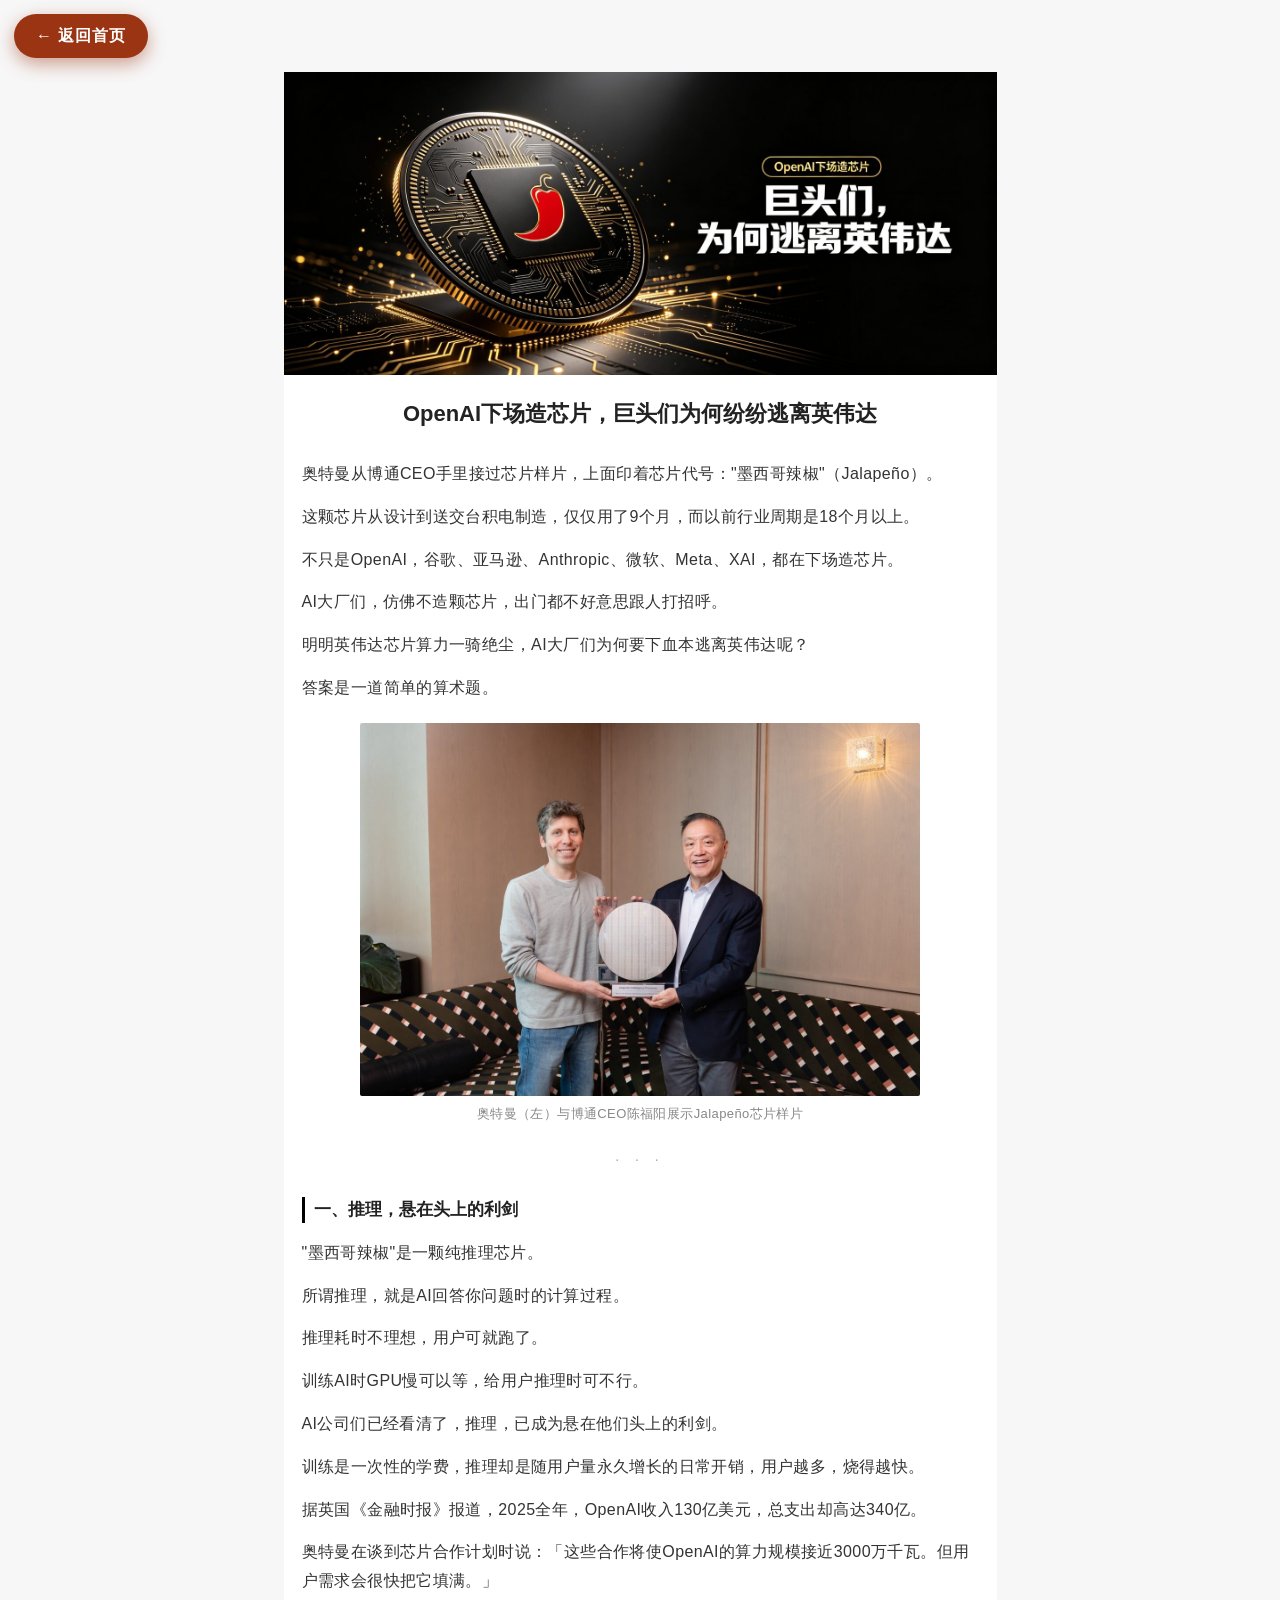
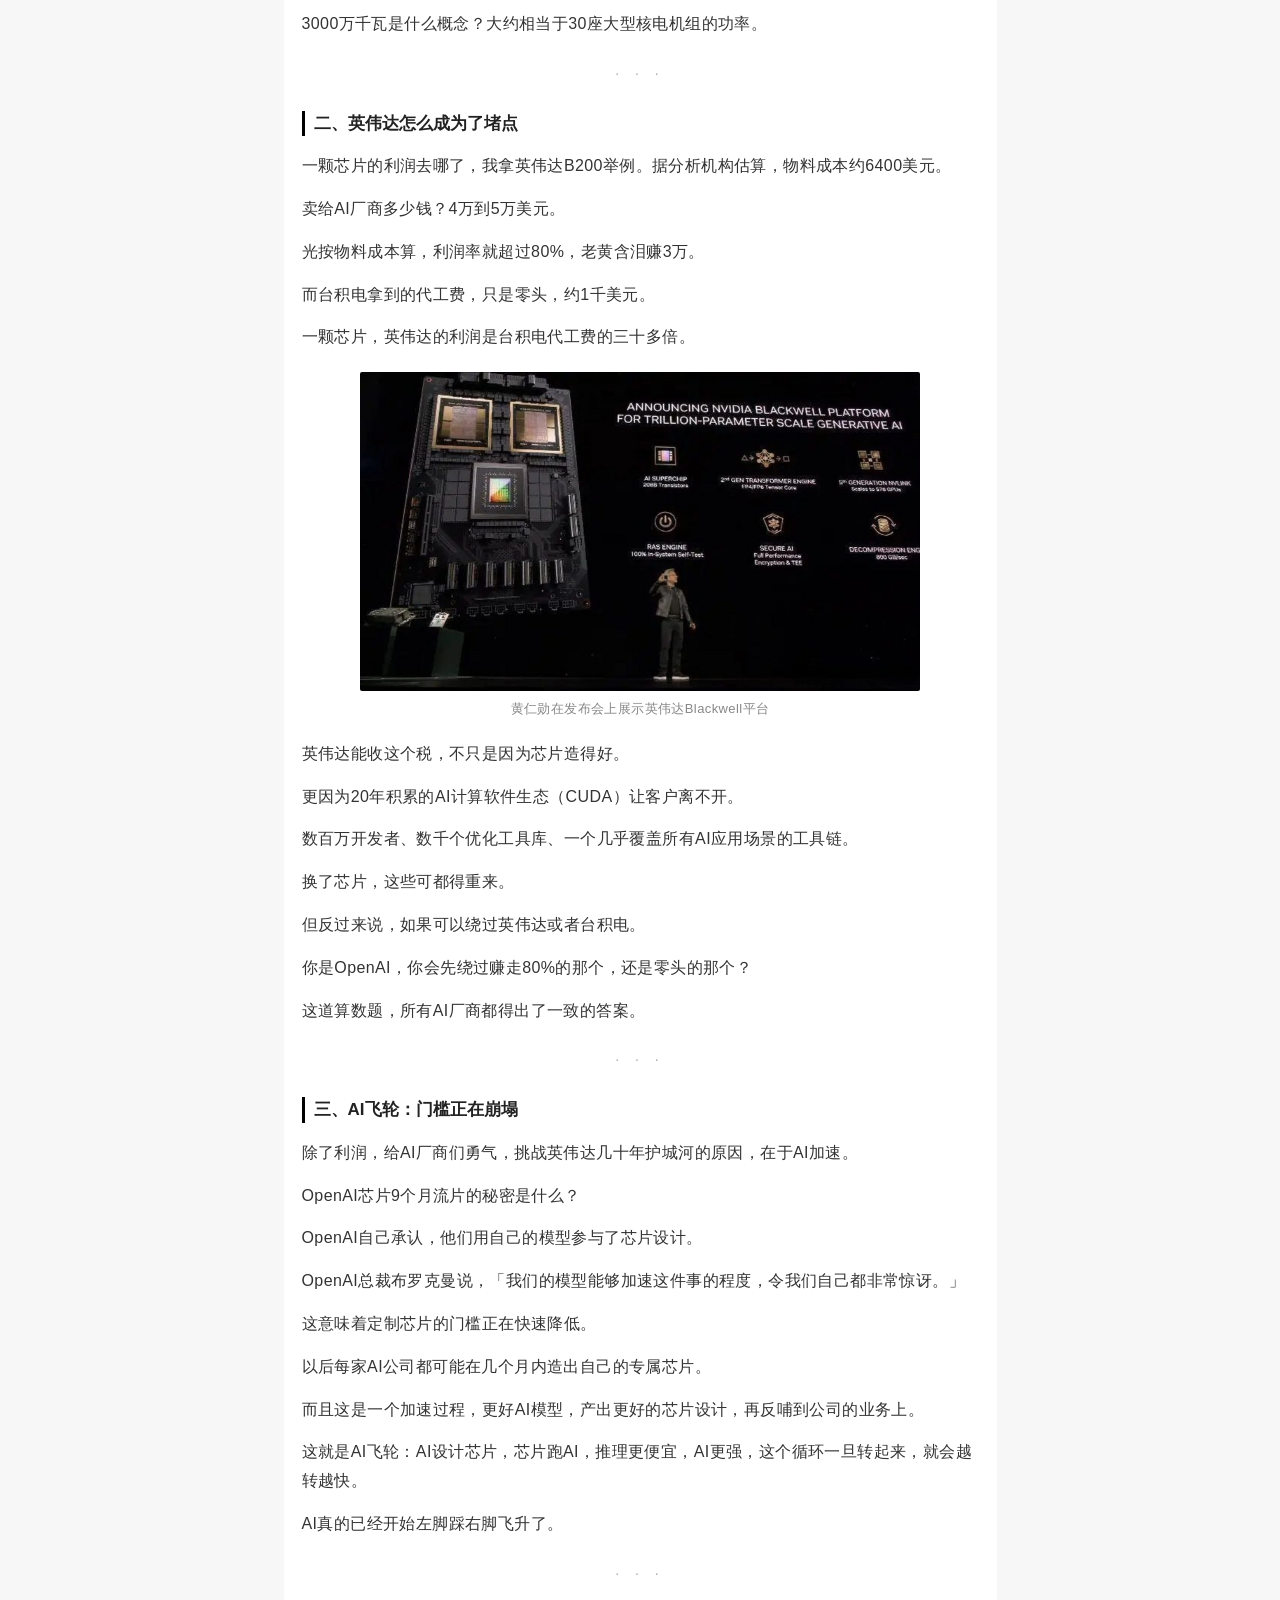
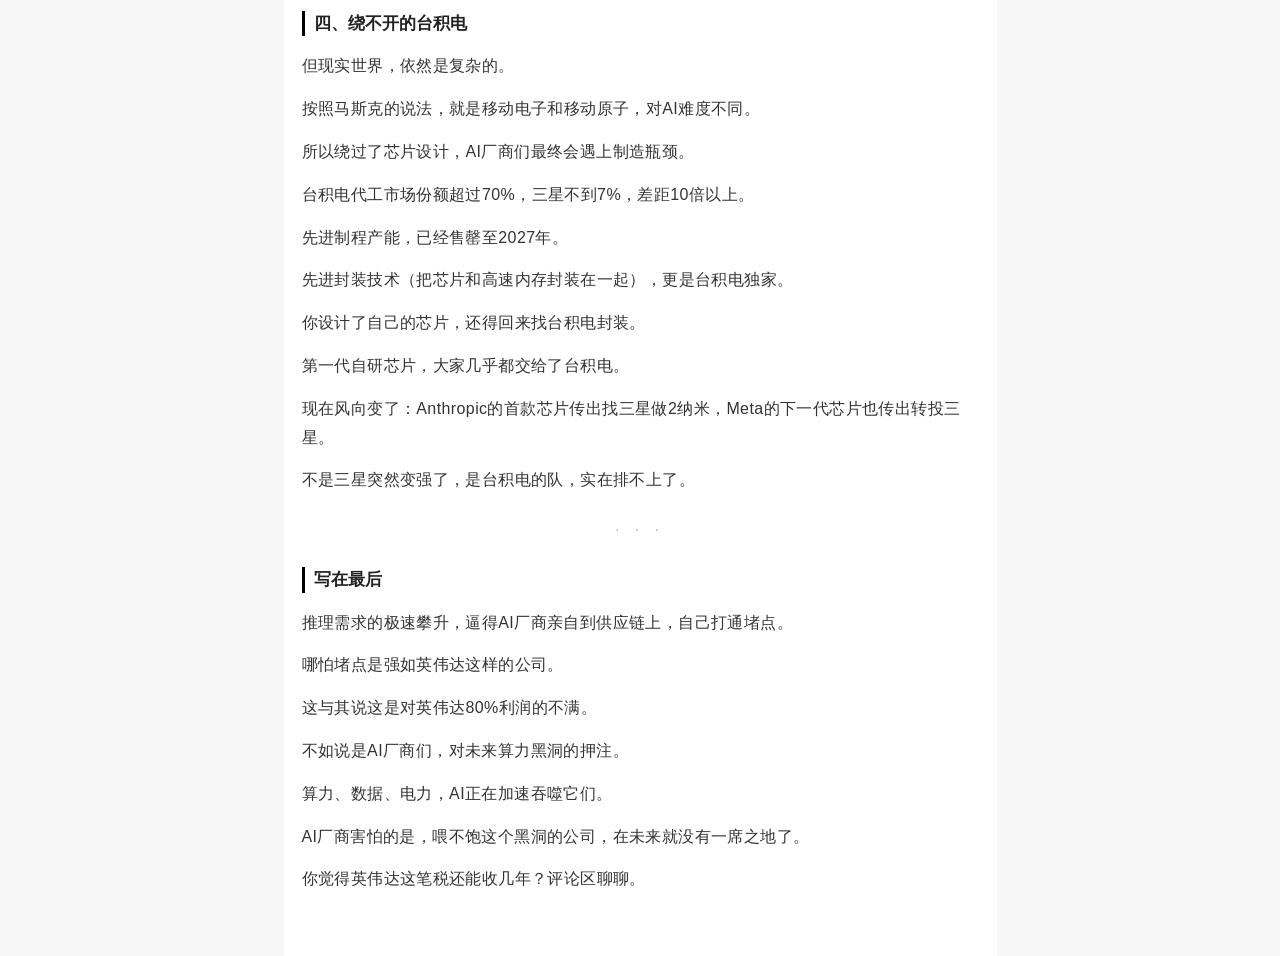
<file: articles/jalapeno/index.html>
<!DOCTYPE html>
<html lang="zh-CN">
<head>
<meta charset="UTF-8">
<meta name="viewport" content="width=device-width, initial-scale=1.0">
<title>OpenAI下场造芯片，巨头们为何纷纷逃离英伟达</title>
<style>
  body { margin:0; background:#f7f7f7; font-family:-apple-system,BlinkMacSystemFont,"PingFang SC","Hiragino Sans GB","Microsoft YaHei",sans-serif; }
  .page { max-width:677px; margin:0 auto; background:#fff; padding:0 18px 48px; }
  h1 { font-size:22px; font-weight:700; color:#222; text-align:center; line-height:1.5; margin:22px 0 30px; }
  p { font-size:16px; color:#333; line-height:1.8; letter-spacing:0.4px; margin:0 0 14px; }
  h2 { font-size:17px; font-weight:700; color:#222; border-left:3px solid #000; padding-left:9px; margin:30px 0 16px; line-height:1.5; }
  .sep { text-align:center; color:#aaa; font-size:14px; letter-spacing:6px; margin:26px 0; }
  .img-block { margin:20px auto; text-align:center; }
  .img-block img { width:100%; max-width:560px; display:block; margin:0 auto; border-radius:2px; }
  .img-block figcaption { font-size:13px; color:#888; margin-top:8px; line-height:1.6; letter-spacing:0.4px; }
</style>
</head>
<body>
<a class="site-back" href="../../index.html">← 返回首页</a>
<style>
.site-back{
  position:fixed;top:14px;left:14px;z-index:9999;
  display:inline-flex;align-items:center;gap:8px;
  padding:13px 22px;border-radius:999px;
  background:#9a3412;
  color:#fff;text-decoration:none;
  font:16px/1.1 -apple-system,BlinkMacSystemFont,"PingFang SC","Microsoft YaHei",sans-serif;
  font-weight:700;
  letter-spacing:0.06em;
  box-shadow:0 6px 18px rgba(154,52,18,.45);
}
.site-back:hover{background:#1c1917;color:#fff;}
@media (max-width:720px){
  .site-back{top:10px;left:10px;padding:12px 18px;font-size:15px;}
}
body{padding-top:72px !important;}
.site-cover{margin:0 -18px 8px;}
.site-cover img{width:100%;height:auto;display:block;}
</style>

<div class="page">
<figure class="site-cover"><img src="cover.jpg" alt="OpenAI下场造芯片，巨头们为何纷纷逃离英伟达"></figure>
<h1>OpenAI下场造芯片，巨头们为何纷纷逃离英伟达</h1>
<p>奥特曼从博通CEO手里接过芯片样片，上面印着芯片代号：&quot;墨西哥辣椒&quot;（Jalapeño）。</p>
<p>这颗芯片从设计到送交台积电制造，仅仅用了9个月，而以前行业周期是18个月以上。</p>
<p>不只是OpenAI，谷歌、亚马逊、Anthropic、微软、Meta、XAI，都在下场造芯片。</p>
<p>AI大厂们，仿佛不造颗芯片，出门都不好意思跟人打招呼。</p>
<p>明明英伟达芯片算力一骑绝尘，AI大厂们为何要下血本逃离英伟达呢？</p>
<p>答案是一道简单的算术题。</p>
<figure class="img-block"><img src="media/image-01.jpg" alt="奥特曼（左）与博通CEO陈福阳展示Jalapeño芯片样片"><figcaption>奥特曼（左）与博通CEO陈福阳展示Jalapeño芯片样片</figcaption></figure>
<div class="sep">· · ·</div>
<h2>一、推理，悬在头上的利剑</h2>
<p>&quot;墨西哥辣椒&quot;是一颗纯推理芯片。</p>
<p>所谓推理，就是AI回答你问题时的计算过程。</p>
<p>推理耗时不理想，用户可就跑了。</p>
<p>训练AI时GPU慢可以等，给用户推理时可不行。</p>
<p>AI公司们已经看清了，推理，已成为悬在他们头上的利剑。</p>
<p>训练是一次性的学费，推理却是随用户量永久增长的日常开销，用户越多，烧得越快。</p>
<p>据英国《金融时报》报道，2025全年，OpenAI收入130亿美元，总支出却高达340亿。</p>
<p>奥特曼在谈到芯片合作计划时说：「这些合作将使OpenAI的算力规模接近3000万千瓦。但用户需求会很快把它填满。」</p>
<p>3000万千瓦是什么概念？大约相当于30座大型核电机组的功率。</p>
<div class="sep">· · ·</div>
<h2>二、英伟达怎么成为了堵点</h2>
<p>一颗芯片的利润去哪了，我拿英伟达B200举例。据分析机构估算，物料成本约6400美元。</p>
<p>卖给AI厂商多少钱？4万到5万美元。</p>
<p>光按物料成本算，利润率就超过80%，老黄含泪赚3万。</p>
<p>而台积电拿到的代工费，只是零头，约1千美元。</p>
<p>一颗芯片，英伟达的利润是台积电代工费的三十多倍。</p>
<figure class="img-block"><img src="media/image-02.jpg" alt="黄仁勋在发布会上展示英伟达Blackwell平台"><figcaption>黄仁勋在发布会上展示英伟达Blackwell平台</figcaption></figure>
<p>英伟达能收这个税，不只是因为芯片造得好。</p>
<p>更因为20年积累的AI计算软件生态（CUDA）让客户离不开。</p>
<p>数百万开发者、数千个优化工具库、一个几乎覆盖所有AI应用场景的工具链。</p>
<p>换了芯片，这些可都得重来。</p>
<p>但反过来说，如果可以绕过英伟达或者台积电。</p>
<p>你是OpenAI，你会先绕过赚走80%的那个，还是零头的那个？</p>
<p>这道算数题，所有AI厂商都得出了一致的答案。</p>
<div class="sep">· · ·</div>
<h2>三、AI飞轮：门槛正在崩塌</h2>
<p>除了利润，给AI厂商们勇气，挑战英伟达几十年护城河的原因，在于AI加速。</p>
<p>OpenAI芯片9个月流片的秘密是什么？</p>
<p>OpenAI自己承认，他们用自己的模型参与了芯片设计。</p>
<p>OpenAI总裁布罗克曼说，「我们的模型能够加速这件事的程度，令我们自己都非常惊讶。」</p>
<p>这意味着定制芯片的门槛正在快速降低。</p>
<p>以后每家AI公司都可能在几个月内造出自己的专属芯片。</p>
<p>而且这是一个加速过程，更好AI模型，产出更好的芯片设计，再反哺到公司的业务上。</p>
<p>这就是AI飞轮：AI设计芯片，芯片跑AI，推理更便宜，AI更强，这个循环一旦转起来，就会越转越快。</p>
<p>AI真的已经开始左脚踩右脚飞升了。</p>
<div class="sep">· · ·</div>
<h2>四、绕不开的台积电</h2>
<p>但现实世界，依然是复杂的。</p>
<p>按照马斯克的说法，就是移动电子和移动原子，对AI难度不同。</p>
<p>所以绕过了芯片设计，AI厂商们最终会遇上制造瓶颈。</p>
<p>台积电代工市场份额超过70%，三星不到7%，差距10倍以上。</p>
<p>先进制程产能，已经售罄至2027年。</p>
<p>先进封装技术（把芯片和高速内存封装在一起），更是台积电独家。</p>
<p>你设计了自己的芯片，还得回来找台积电封装。</p>
<p>第一代自研芯片，大家几乎都交给了台积电。</p>
<p>现在风向变了：Anthropic的首款芯片传出找三星做2纳米，Meta的下一代芯片也传出转投三星。</p>
<p>不是三星突然变强了，是台积电的队，实在排不上了。</p>
<div class="sep">· · ·</div>
<h2>写在最后</h2>
<p>推理需求的极速攀升，逼得AI厂商亲自到供应链上，自己打通堵点。</p>
<p>哪怕堵点是强如英伟达这样的公司。</p>
<p>这与其说这是对英伟达80%利润的不满。</p>
<p>不如说是AI厂商们，对未来算力黑洞的押注。</p>
<p>算力、数据、电力，AI正在加速吞噬它们。</p>
<p>AI厂商害怕的是，喂不饱这个黑洞的公司，在未来就没有一席之地了。</p>
<p>你觉得英伟达这笔税还能收几年？评论区聊聊。</p>
</div>
</body>
</html>
</file>
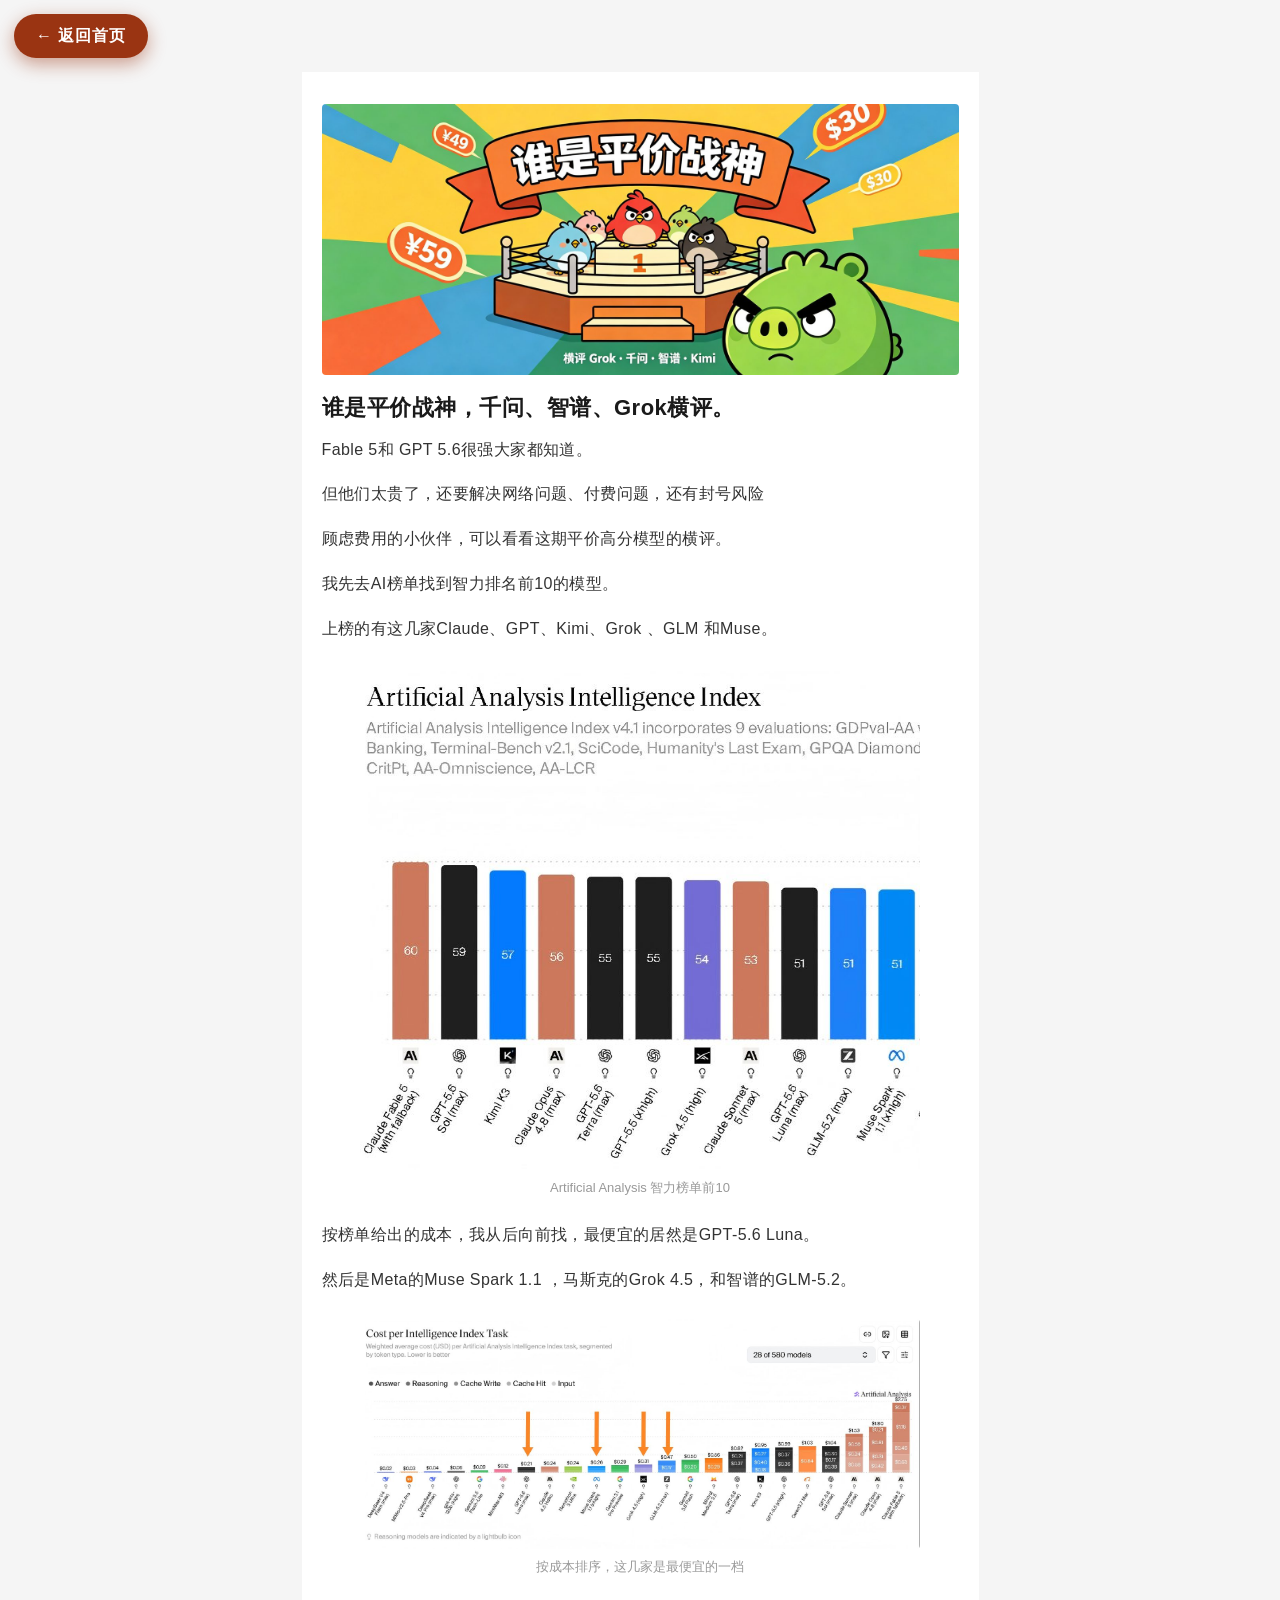
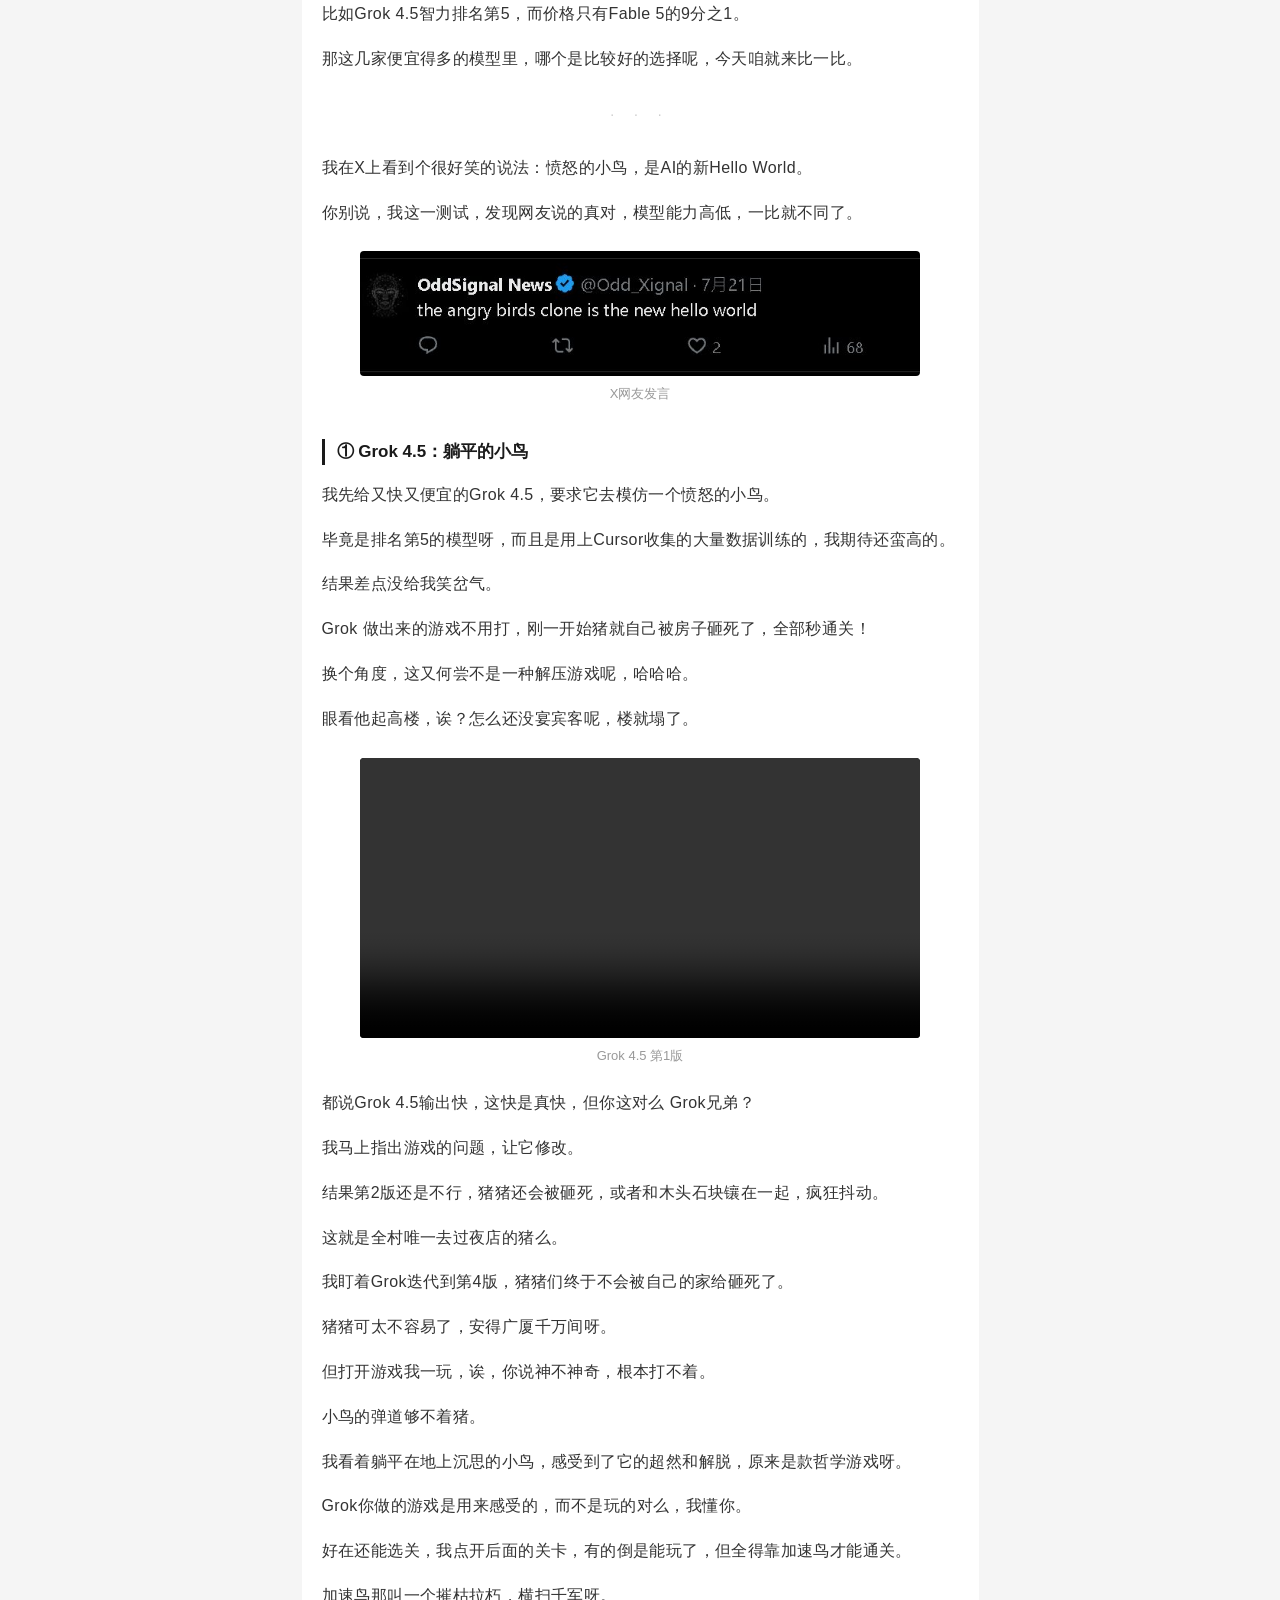
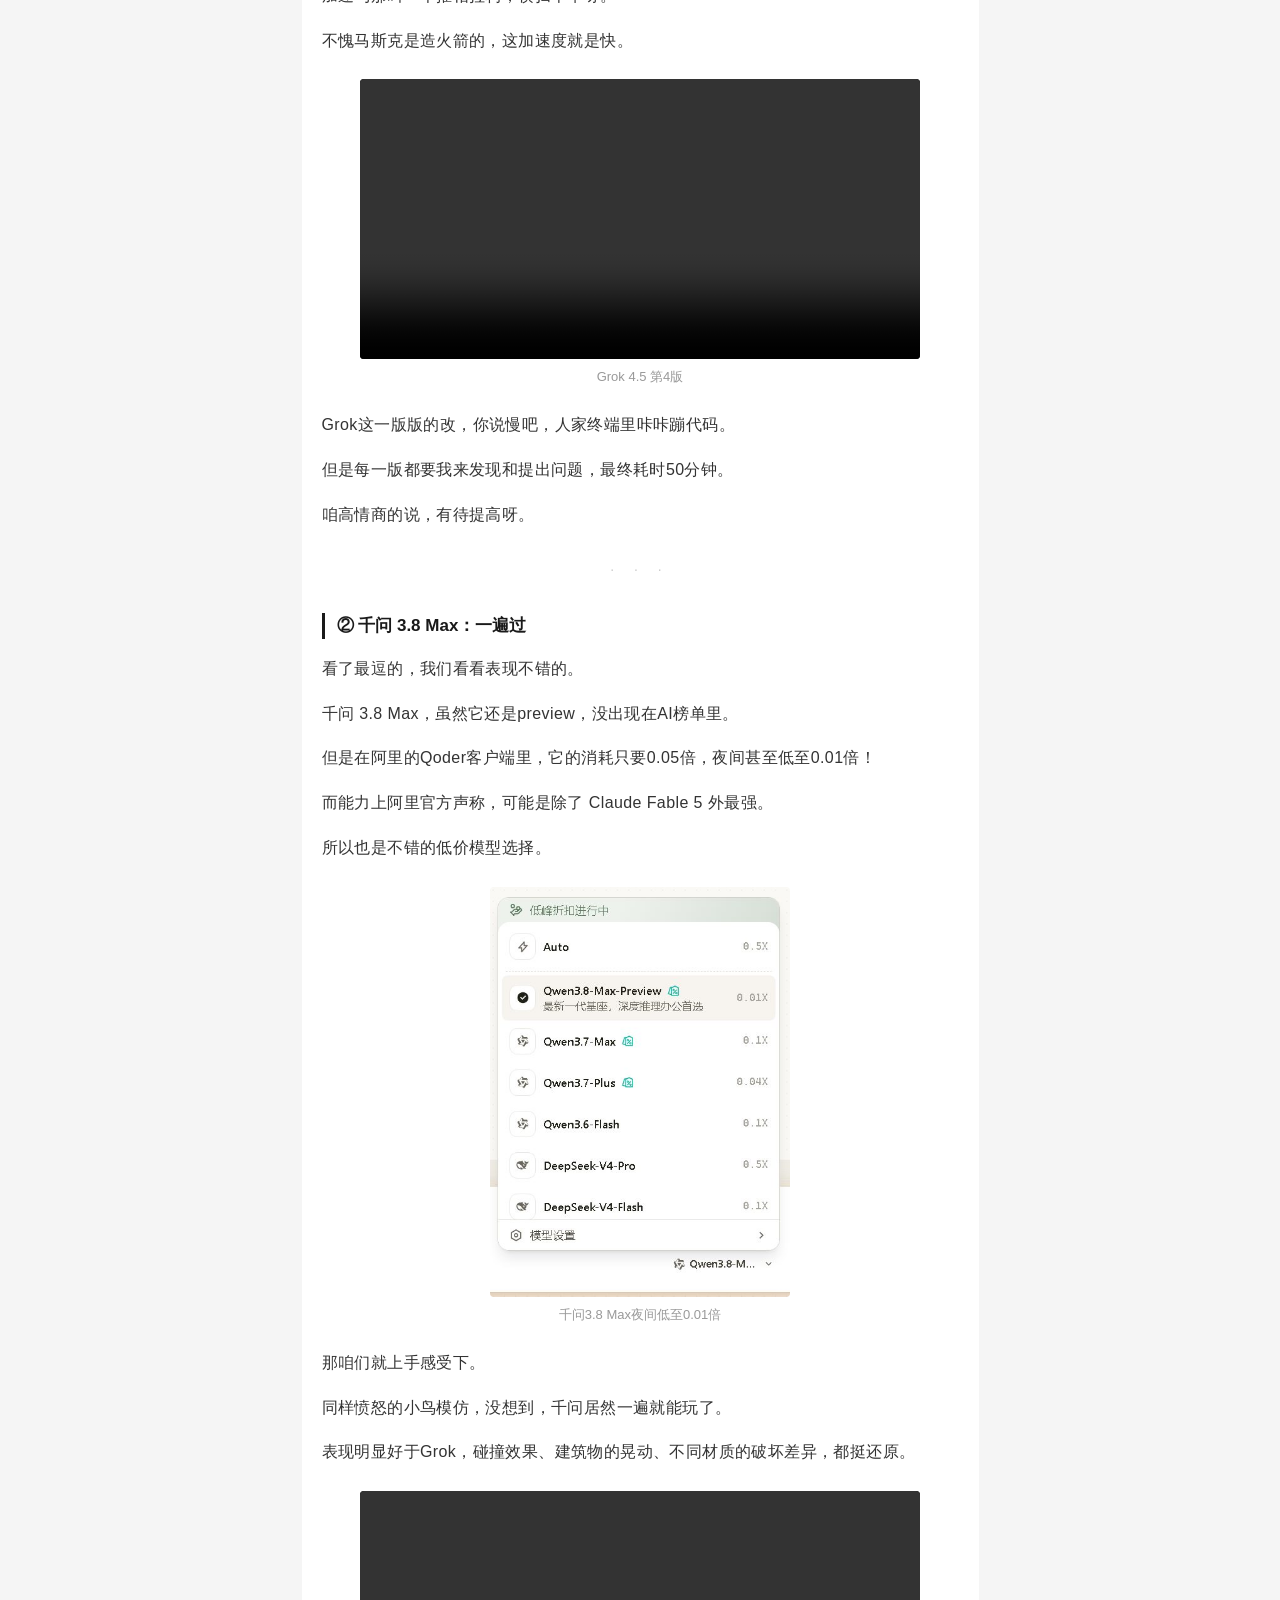
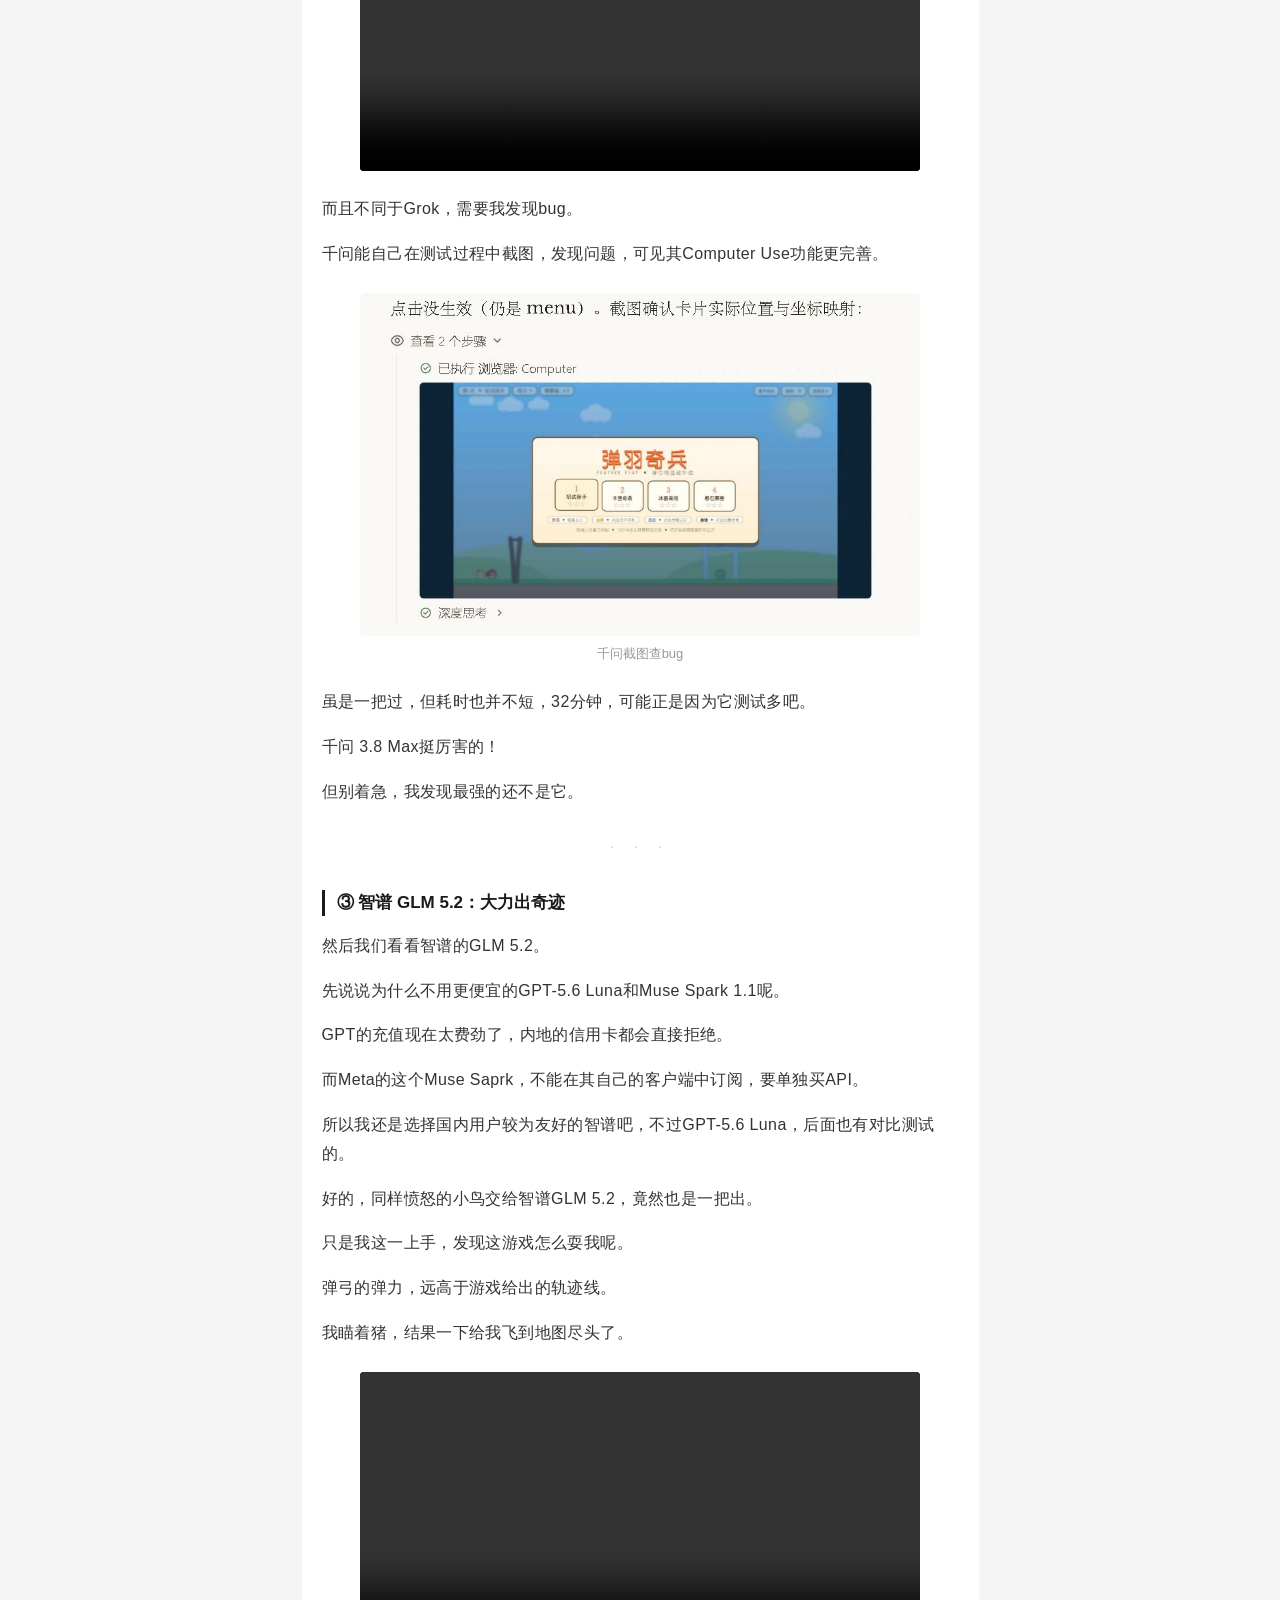
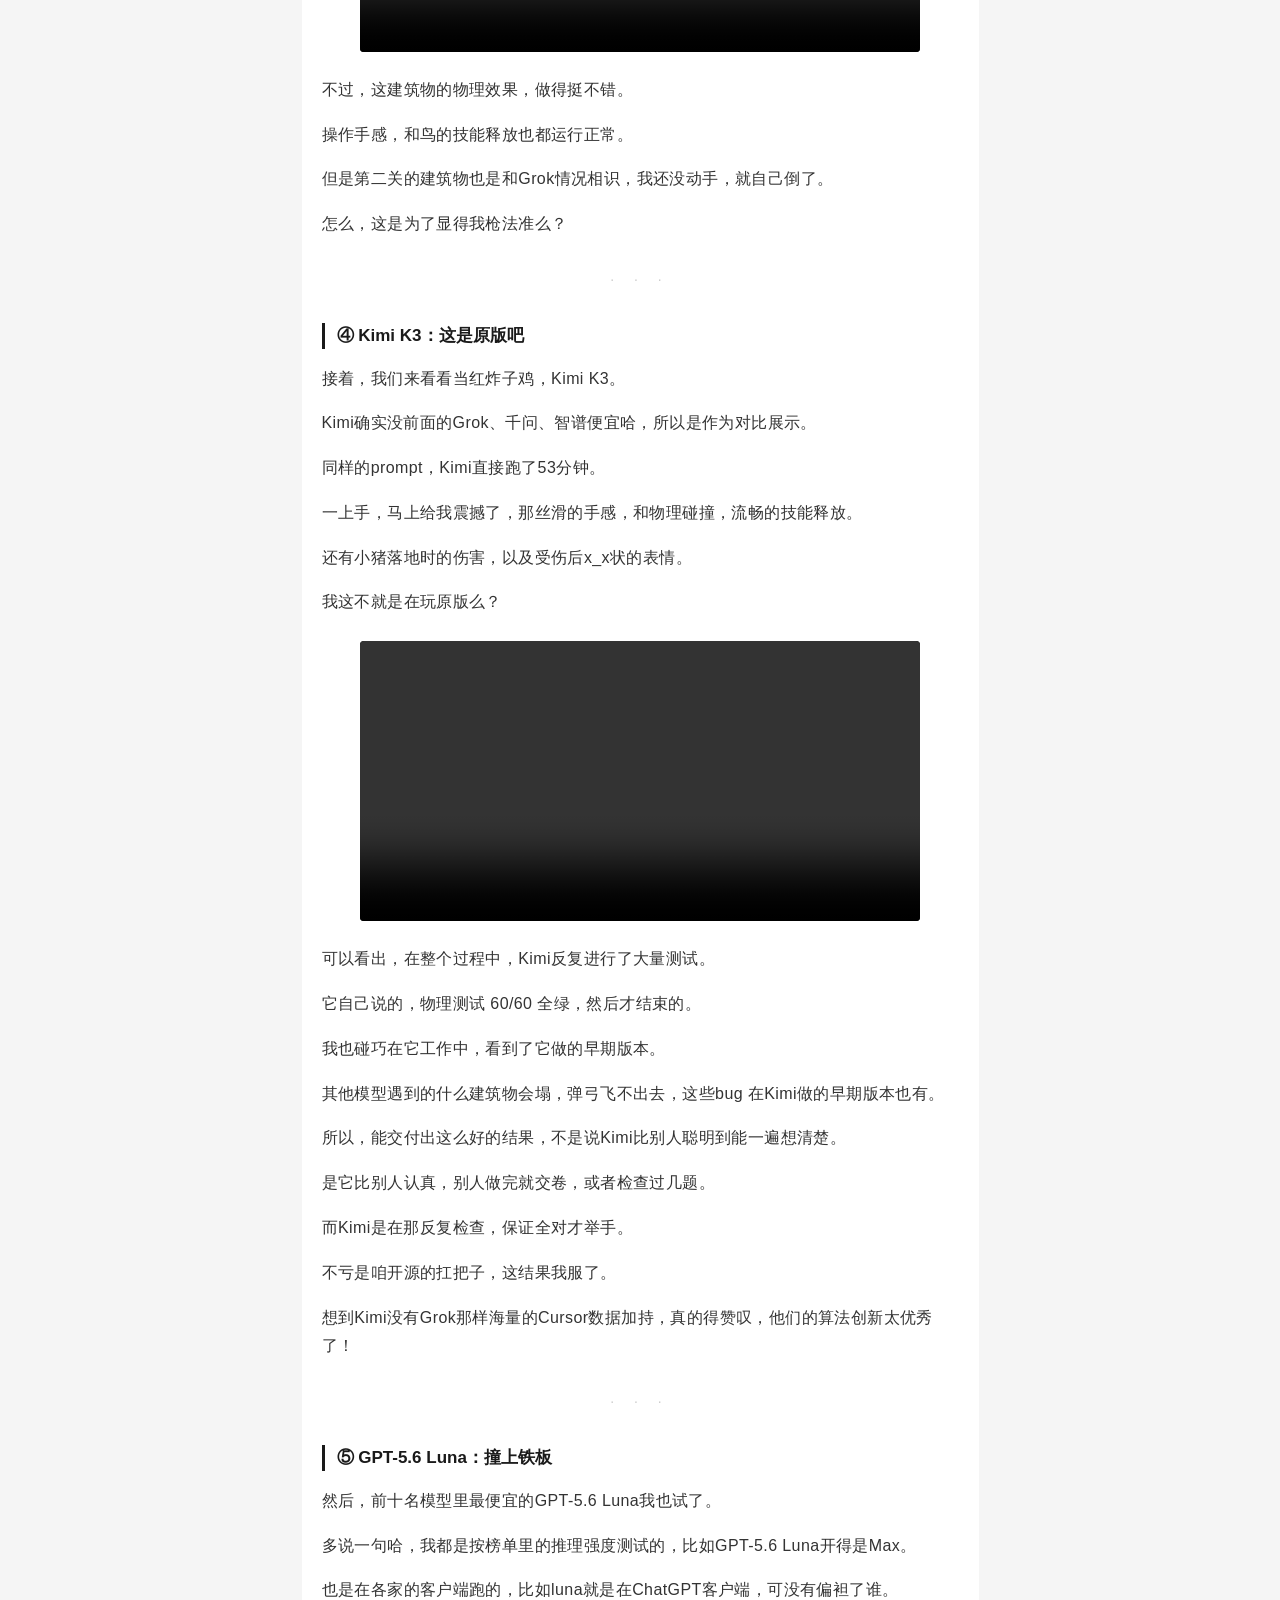
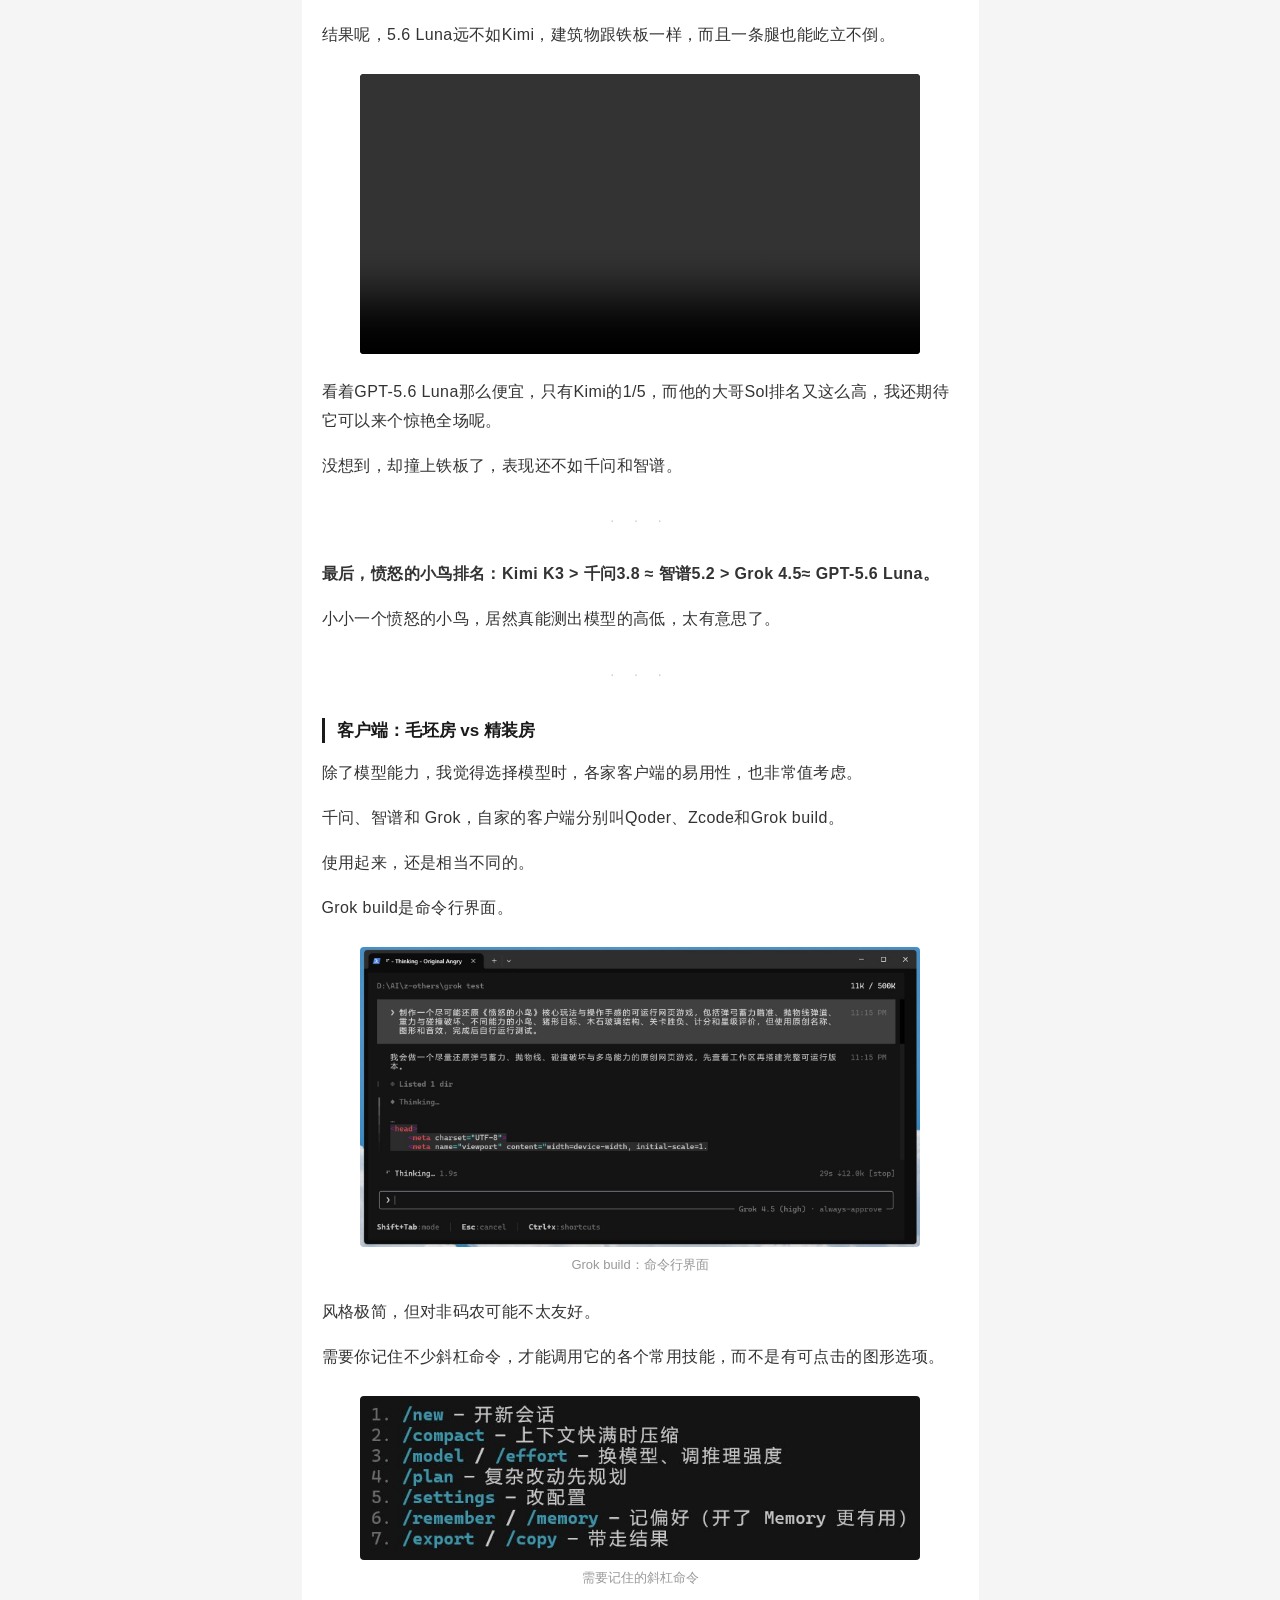
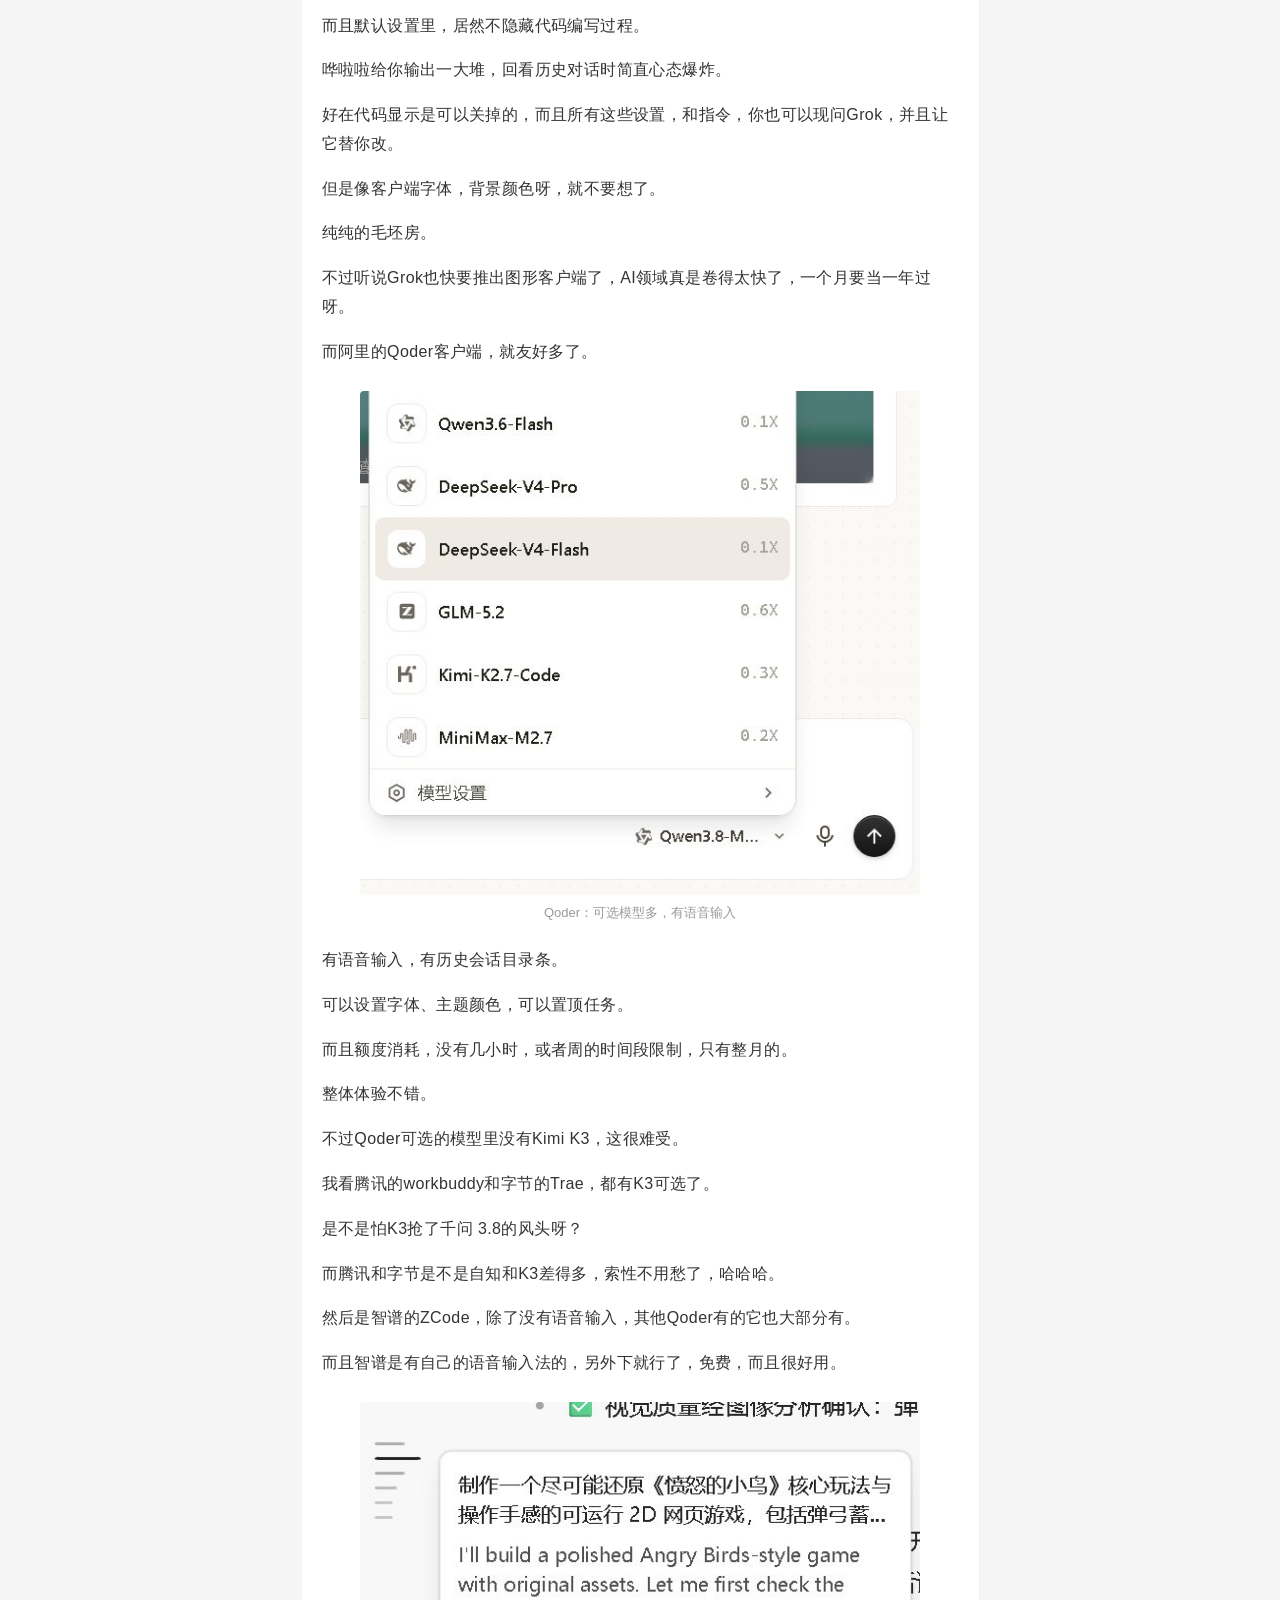
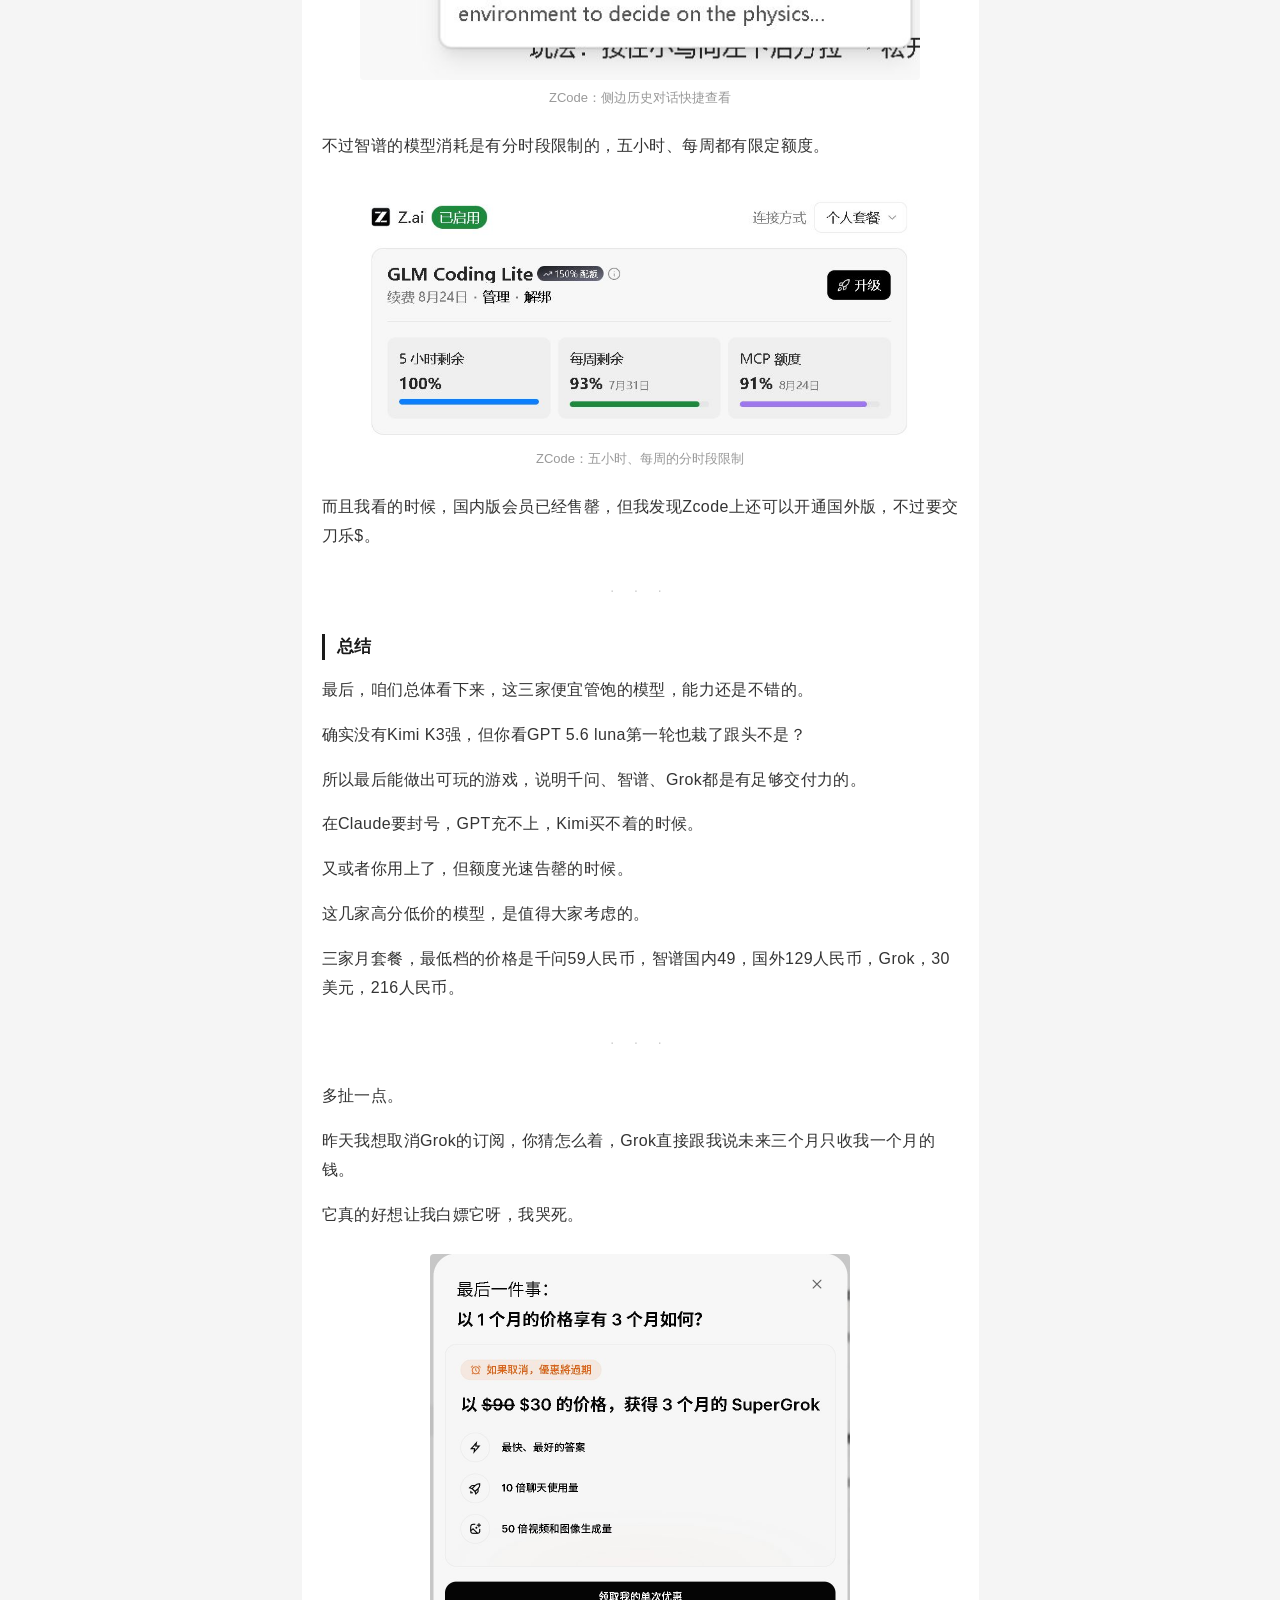
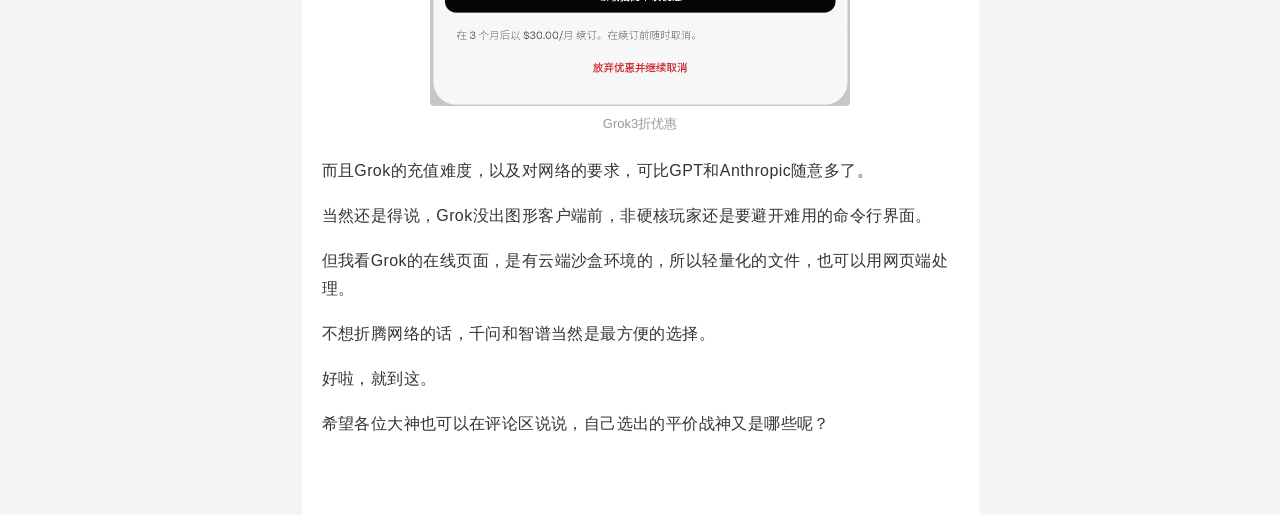
<file: articles/pingjia-zhanshen/index.html>
<!DOCTYPE html>
<html lang="zh-CN">
<head>
<meta charset="UTF-8">
<meta name="viewport" content="width=device-width, initial-scale=1.0">
<title>谁是平价战神，千问、智谱、Grok横评。</title>
<style>
* { margin: 0; padding: 0; box-sizing: border-box; }
body {
    background: #f5f5f5;
    font-family: -apple-system, BlinkMacSystemFont, "Helvetica Neue", "PingFang SC", "Microsoft YaHei", sans-serif;
}
.article {
    max-width: 677px;
    margin: 0 auto;
    background: #fff;
    padding: 32px 20px 60px;
    min-height: 100vh;
}
h1 {
    font-size: 22px;
    font-weight: 700;
    color: #1a1a1a;
    line-height: 1.4;
    margin-bottom: 12px;
    letter-spacing: 0.5px;
}
.meta {
    font-size: 13px;
    color: #999;
    margin-bottom: 32px;
    padding-bottom: 16px;
    border-bottom: 1px solid #f0f0f0;
}
h2 {
    font-size: 17px;
    font-weight: 700;
    color: #1a1a1a;
    margin: 36px 0 16px;
    padding-left: 12px;
    border-left: 3px solid #1a1a1a;
    line-height: 1.5;
}
p {
    font-size: 16px;
    color: #333;
    line-height: 1.8;
    letter-spacing: 0.4px;
    margin-bottom: 16px;
}
.sep {
    text-align: center;
    color: #ccc;
    font-size: 14px;
    margin: 32px 0;
    letter-spacing: 8px;
}
figure {
    margin: 24px auto;
    text-align: center;
}
figure img {
    display: block;
    margin: 0 auto;
    border-radius: 4px;
}
figure video {
    display: block;
    margin: 0 auto;
    border-radius: 4px;
    width: 100%;
    max-width: 560px;
}
figcaption {
    font-size: 13px;
    color: #999;
    margin-top: 8px;
    text-align: center;
    line-height: 1.5;
}
.img-wide img {
    width: 100%;
    max-width: 560px;
}
.img-square img {
    width: 72%;
    max-width: 420px;
}
.img-portrait img {
    width: 48%;
    max-width: 300px;
}
.vid video {
    background: #000;
}
@media (max-width: 500px) {
    .article { padding: 20px 16px 40px; }
    h1 { font-size: 20px; }
    p { font-size: 15px; }
    .img-portrait img { width: 60%; max-width: 260px; }
    .img-square img { width: 80%; }
}
</style>
</head>
<body>
<a class="site-back" href="../../index.html">← 返回首页</a>
<style>
.site-back{
  position:fixed;top:14px;left:14px;z-index:9999;
  display:inline-flex;align-items:center;gap:8px;
  padding:13px 22px;border-radius:999px;
  background:#9a3412;
  color:#fff;text-decoration:none;
  font:16px/1.1 -apple-system,BlinkMacSystemFont,"PingFang SC","Microsoft YaHei",sans-serif;
  font-weight:700;
  letter-spacing:0.06em;
  box-shadow:0 6px 18px rgba(154,52,18,.45);
}
.site-back:hover{background:#1c1917;color:#fff;}
@media (max-width:720px){
  .site-back{top:10px;left:10px;padding:12px 18px;font-size:15px;}
}
body{padding-top:72px !important;}
.site-cover{margin:0 0 18px;}
.site-cover img{width:100%;height:auto;display:block;}
</style>

<div class="article">
<figure class="site-cover"><img src="cover.jpg" alt="谁是平价战神，千问、智谱、Grok横评"></figure>
<h1>谁是平价战神，千问、智谱、Grok横评。</h1><p>Fable 5和 GPT 5.6很强大家都知道。</p><p>但他们太贵了，还要解决网络问题、付费问题，还有封号风险</p><p>顾虑费用的小伙伴，可以看看这期平价高分模型的横评。</p><p>我先去AI榜单找到智力排名前10的模型。</p><p>上榜的有这几家Claude、GPT、Kimi、Grok 、GLM 和Muse。</p><figure class="img-wide"><img src="media/image-01.jpg" alt="Artificial Analysis 智力榜单前10"><figcaption>Artificial Analysis 智力榜单前10</figcaption></figure><p>按榜单给出的成本，我从后向前找，最便宜的居然是GPT-5.6 Luna。</p><p>然后是Meta的Muse Spark 1.1 ，马斯克的Grok 4.5，和智谱的GLM-5.2。</p><figure class="img-wide"><img src="media/image-02.jpg" alt="按成本排序，这几家是最便宜的一档"><figcaption>按成本排序，这几家是最便宜的一档</figcaption></figure><p>比如Grok 4.5智力排名第5，而价格只有Fable 5的9分之1。</p><p>那这几家便宜得多的模型里，哪个是比较好的选择呢，今天咱就来比一比。</p><div class="sep">· · ·</div><p>我在X上看到个很好笑的说法：愤怒的小鸟，是AI的新Hello World。</p><p>你别说，我这一测试，发现网友说的真对，模型能力高低，一比就不同了。</p><figure class="img-wide"><img src="media/image-03.jpg" alt="X网友发言"><figcaption>X网友发言</figcaption></figure><h2>① Grok 4.5：躺平的小鸟</h2><p>我先给又快又便宜的Grok 4.5，要求它去模仿一个愤怒的小鸟。</p><p>毕竟是排名第5的模型呀，而且是用上Cursor收集的大量数据训练的，我期待还蛮高的。</p><p>结果差点没给我笑岔气。</p><p>Grok 做出来的游戏不用打，刚一开始猪就自己被房子砸死了，全部秒通关！</p><p>换个角度，这又何尝不是一种解压游戏呢，哈哈哈。</p><p>眼看他起高楼，诶？怎么还没宴宾客呢，楼就塌了。</p><figure class="vid"><video controls preload="metadata" src="media/video-01.mp4"></video><figcaption>Grok 4.5 第1版</figcaption></figure><p>都说Grok 4.5输出快，这快是真快，但你这对么 Grok兄弟？</p><p>我马上指出游戏的问题，让它修改。</p><p>结果第2版还是不行，猪猪还会被砸死，或者和木头石块镶在一起，疯狂抖动。</p><p>这就是全村唯一去过夜店的猪么。</p><p>我盯着Grok迭代到第4版，猪猪们终于不会被自己的家给砸死了。</p><p>猪猪可太不容易了，安得广厦千万间呀。</p><p>但打开游戏我一玩，诶，你说神不神奇，根本打不着。</p><p>小鸟的弹道够不着猪。</p><p>我看着躺平在地上沉思的小鸟，感受到了它的超然和解脱，原来是款哲学游戏呀。</p><p>Grok你做的游戏是用来感受的，而不是玩的对么，我懂你。</p><p>好在还能选关，我点开后面的关卡，有的倒是能玩了，但全得靠加速鸟才能通关。</p><p>加速鸟那叫一个摧枯拉朽，横扫千军呀。</p><p>不愧马斯克是造火箭的，这加速度就是快。</p><figure class="vid"><video controls preload="metadata" src="media/video-02.mp4"></video><figcaption>Grok 4.5 第4版</figcaption></figure><p>Grok这一版版的改，你说慢吧，人家终端里咔咔蹦代码。</p><p>但是每一版都要我来发现和提出问题，最终耗时50分钟。</p><p>咱高情商的说，有待提高呀。</p><div class="sep">· · ·</div><h2>② 千问 3.8 Max：一遍过</h2><p>看了最逗的，我们看看表现不错的。</p><p>千问 3.8 Max，虽然它还是preview，没出现在AI榜单里。</p><p>但是在阿里的Qoder客户端里，它的消耗只要0.05倍，夜间甚至低至0.01倍！</p><p>而能力上阿里官方声称，可能是除了 Claude Fable 5 外最强。</p><p>所以也是不错的低价模型选择。</p><figure class="img-portrait"><img src="media/image-04.jpg" alt="千问3.8 Max夜间低至0.01倍"><figcaption>千问3.8 Max夜间低至0.01倍</figcaption></figure><p>那咱们就上手感受下。</p><p>同样愤怒的小鸟模仿，没想到，千问居然一遍就能玩了。</p><p>表现明显好于Grok，碰撞效果、建筑物的晃动、不同材质的破坏差异，都挺还原。</p><figure class="vid"><video controls preload="metadata" src="media/video-03.mp4"></video></figure><p>而且不同于Grok，需要我发现bug。</p><p>千问能自己在测试过程中截图，发现问题，可见其Computer Use功能更完善。</p><figure class="img-wide"><img src="media/image-05.jpg" alt="千问截图查bug"><figcaption>千问截图查bug</figcaption></figure><p>虽是一把过，但耗时也并不短，32分钟，可能正是因为它测试多吧。</p><p>千问 3.8 Max挺厉害的！</p><p>但别着急，我发现最强的还不是它。</p><div class="sep">· · ·</div><h2>③ 智谱 GLM 5.2：大力出奇迹</h2><p>然后我们看看智谱的GLM 5.2。</p><p>先说说为什么不用更便宜的GPT-5.6 Luna和Muse Spark 1.1呢。</p><p>GPT的充值现在太费劲了，内地的信用卡都会直接拒绝。</p><p>而Meta的这个Muse Saprk，不能在其自己的客户端中订阅，要单独买API。</p><p>所以我还是选择国内用户较为友好的智谱吧，不过GPT-5.6 Luna，后面也有对比测试的。</p><p>好的，同样愤怒的小鸟交给智谱GLM 5.2，竟然也是一把出。</p><p>只是我这一上手，发现这游戏怎么耍我呢。</p><p>弹弓的弹力，远高于游戏给出的轨迹线。</p><p>我瞄着猪，结果一下给我飞到地图尽头了。</p><figure class="vid"><video controls preload="metadata" src="media/video-04.mp4"></video></figure><p>不过，这建筑物的物理效果，做得挺不错。</p><p>操作手感，和鸟的技能释放也都运行正常。</p><p>但是第二关的建筑物也是和Grok情况相识，我还没动手，就自己倒了。</p><p>怎么，这是为了显得我枪法准么？</p><div class="sep">· · ·</div><h2>④ Kimi K3：这是原版吧</h2><p>接着，我们来看看当红炸子鸡，Kimi K3。</p><p>Kimi确实没前面的Grok、千问、智谱便宜哈，所以是作为对比展示。</p><p>同样的prompt，Kimi直接跑了53分钟。</p><p>一上手，马上给我震撼了，那丝滑的手感，和物理碰撞，流畅的技能释放。</p><p>还有小猪落地时的伤害，以及受伤后x_x状的表情。</p><p>我这不就是在玩原版么？</p><figure class="vid"><video controls preload="metadata" src="media/video-05.mp4"></video></figure><p>可以看出，在整个过程中，Kimi反复进行了大量测试。</p><p>它自己说的，物理测试 60/60 全绿，然后才结束的。</p><p>我也碰巧在它工作中，看到了它做的早期版本。</p><p>其他模型遇到的什么建筑物会塌，弹弓飞不出去，这些bug 在Kimi做的早期版本也有。</p><p>所以，能交付出这么好的结果，不是说Kimi比别人聪明到能一遍想清楚。</p><p>是它比别人认真，别人做完就交卷，或者检查过几题。</p><p>而Kimi是在那反复检查，保证全对才举手。</p><p>不亏是咱开源的扛把子，这结果我服了。</p><p>想到Kimi没有Grok那样海量的Cursor数据加持，真的得赞叹，他们的算法创新太优秀了！</p><div class="sep">· · ·</div><h2>⑤ GPT-5.6 Luna：撞上铁板</h2><p>然后，前十名模型里最便宜的GPT-5.6 Luna我也试了。</p><p>多说一句哈，我都是按榜单里的推理强度测试的，比如GPT-5.6 Luna开得是Max。</p><p>也是在各家的客户端跑的，比如luna就是在ChatGPT客户端，可没有偏袒了谁。</p><p>结果呢，5.6 Luna远不如Kimi，建筑物跟铁板一样，而且一条腿也能屹立不倒。</p><figure class="vid"><video controls preload="metadata" src="media/video-06.mp4"></video></figure><p>看着GPT-5.6 Luna那么便宜，只有Kimi的1/5，而他的大哥Sol排名又这么高，我还期待它可以来个惊艳全场呢。</p><p>没想到，却撞上铁板了，表现还不如千问和智谱。</p><div class="sep">· · ·</div><p><strong>最后，愤怒的小鸟排名：Kimi K3 > 千问3.8 ≈ 智谱5.2 > Grok 4.5≈ GPT-5.6 Luna。</strong></p><p>小小一个愤怒的小鸟，居然真能测出模型的高低，太有意思了。</p><div class="sep">· · ·</div><h2>客户端：毛坯房 vs 精装房</h2><p>除了模型能力，我觉得选择模型时，各家客户端的易用性，也非常值考虑。</p><p>千问、智谱和 Grok，自家的客户端分别叫Qoder、Zcode和Grok build。</p><p>使用起来，还是相当不同的。</p><p>Grok build是命令行界面。</p><figure class="img-wide"><img src="media/image-06.jpg" alt="Grok build：命令行界面"><figcaption>Grok build：命令行界面</figcaption></figure><p>风格极简，但对非码农可能不太友好。</p><p>需要你记住不少斜杠命令，才能调用它的各个常用技能，而不是有可点击的图形选项。</p><figure class="img-wide"><img src="media/image-07.jpg" alt="需要记住的斜杠命令"><figcaption>需要记住的斜杠命令</figcaption></figure><p>而且默认设置里，居然不隐藏代码编写过程。</p><p>哗啦啦给你输出一大堆，回看历史对话时简直心态爆炸。</p><p>好在代码显示是可以关掉的，而且所有这些设置，和指令，你也可以现问Grok，并且让它替你改。</p><p>但是像客户端字体，背景颜色呀，就不要想了。</p><p>纯纯的毛坯房。</p><p>不过听说Grok也快要推出图形客户端了，AI领域真是卷得太快了，一个月要当一年过呀。</p><p>而阿里的Qoder客户端，就友好多了。</p><figure class="img-wide"><img src="media/image-08.jpg" alt="Qoder：可选模型多，有语音输入"><figcaption>Qoder：可选模型多，有语音输入</figcaption></figure><p>有语音输入，有历史会话目录条。</p><p>可以设置字体、主题颜色，可以置顶任务。</p><p>而且额度消耗，没有几小时，或者周的时间段限制，只有整月的。</p><p>整体体验不错。</p><p>不过Qoder可选的模型里没有Kimi K3，这很难受。</p><p>我看腾讯的workbuddy和字节的Trae，都有K3可选了。</p><p>是不是怕K3抢了千问 3.8的风头呀？</p><p>而腾讯和字节是不是自知和K3差得多，索性不用愁了，哈哈哈。</p><p>然后是智谱的ZCode，除了没有语音输入，其他Qoder有的它也大部分有。</p><p>而且智谱是有自己的语音输入法的，另外下就行了，免费，而且很好用。</p><figure class="img-wide"><img src="media/image-09.jpg" alt="ZCode：侧边历史对话快捷查看"><figcaption>ZCode：侧边历史对话快捷查看</figcaption></figure><p>不过智谱的模型消耗是有分时段限制的，五小时、每周都有限定额度。</p><figure class="img-wide"><img src="media/image-10.jpg" alt="ZCode：五小时、每周的分时段限制"><figcaption>ZCode：五小时、每周的分时段限制</figcaption></figure><p>而且我看的时候，国内版会员已经售罄，但我发现Zcode上还可以开通国外版，不过要交刀乐$。</p><div class="sep">· · ·</div><h2>总结</h2><p>最后，咱们总体看下来，这三家便宜管饱的模型，能力还是不错的。</p><p>确实没有Kimi K3强，但你看GPT 5.6 luna第一轮也栽了跟头不是？</p><p>所以最后能做出可玩的游戏，说明千问、智谱、Grok都是有足够交付力的。</p><p>在Claude要封号，GPT充不上，Kimi买不着的时候。</p><p>又或者你用上了，但额度光速告罄的时候。</p><p>这几家高分低价的模型，是值得大家考虑的。</p><p>三家月套餐，最低档的价格是千问59人民币，智谱国内49，国外129人民币，Grok，30美元，216人民币。</p><div class="sep">· · ·</div><p>多扯一点。</p><p>昨天我想取消Grok的订阅，你猜怎么着，Grok直接跟我说未来三个月只收我一个月的钱。</p><p>它真的好想让我白嫖它呀，我哭死。</p><figure class="img-square"><img src="media/image-11.jpg" alt="Grok3折优惠"><figcaption>Grok3折优惠</figcaption></figure><p>而且Grok的充值难度，以及对网络的要求，可比GPT和Anthropic随意多了。</p><p>当然还是得说，Grok没出图形客户端前，非硬核玩家还是要避开难用的命令行界面。</p><p>但我看Grok的在线页面，是有云端沙盒环境的，所以轻量化的文件，也可以用网页端处理。</p><p>不想折腾网络的话，千问和智谱当然是最方便的选择。</p><p>好啦，就到这。</p><p>希望各位大神也可以在评论区说说，自己选出的平价战神又是哪些呢？</p>
</div>
</body>
</html>
</file>
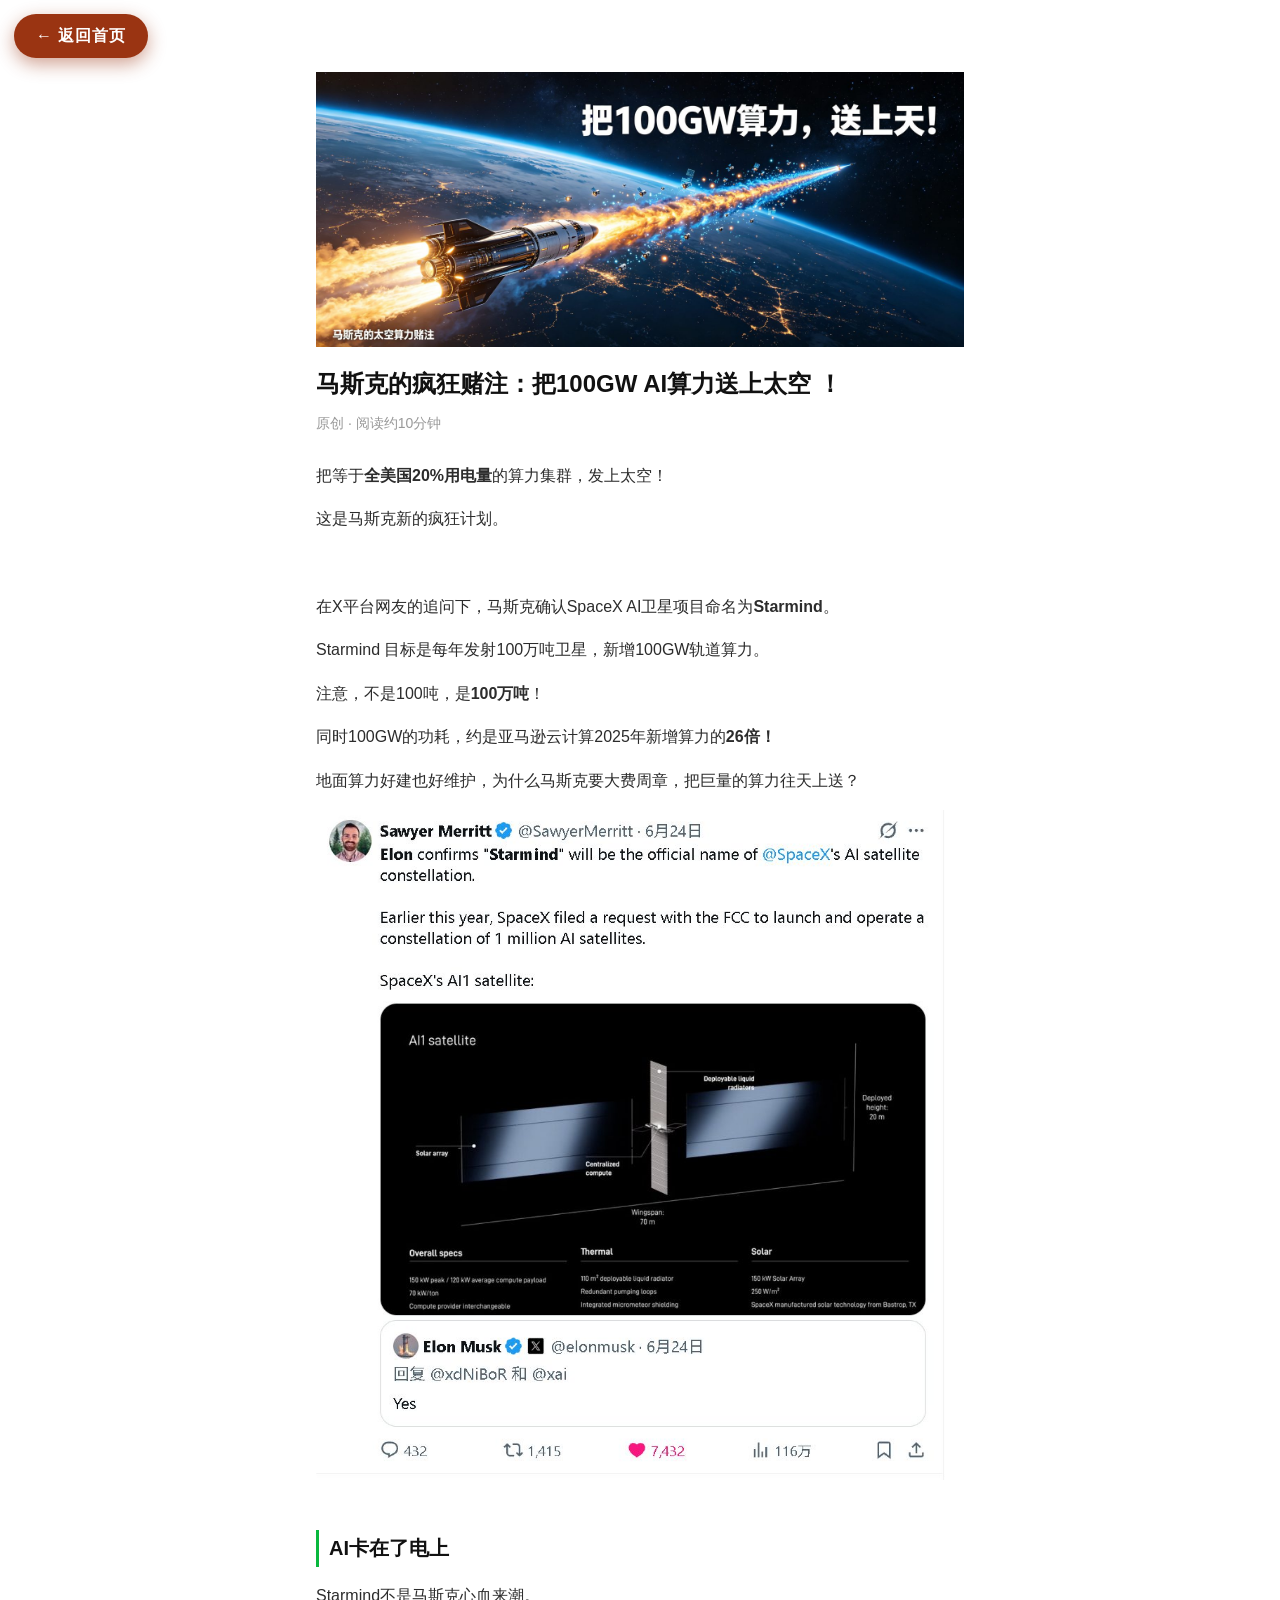
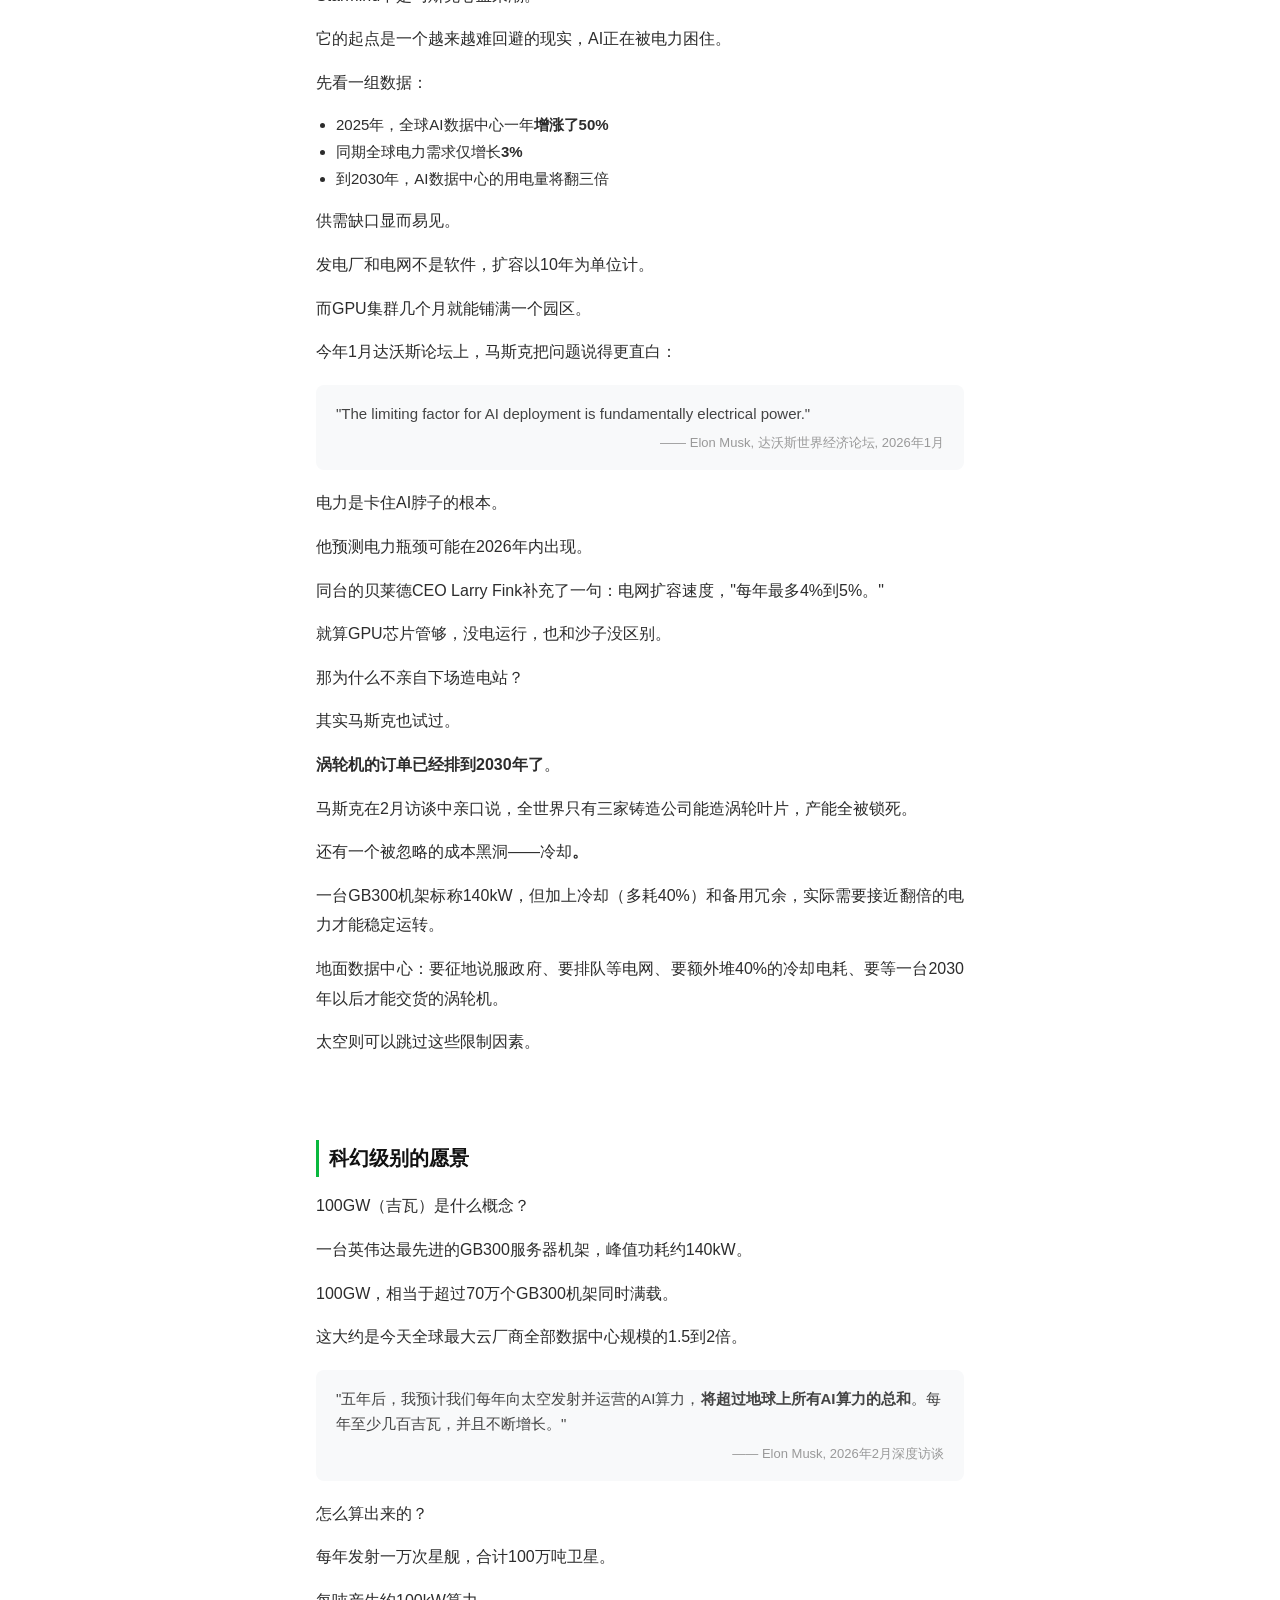
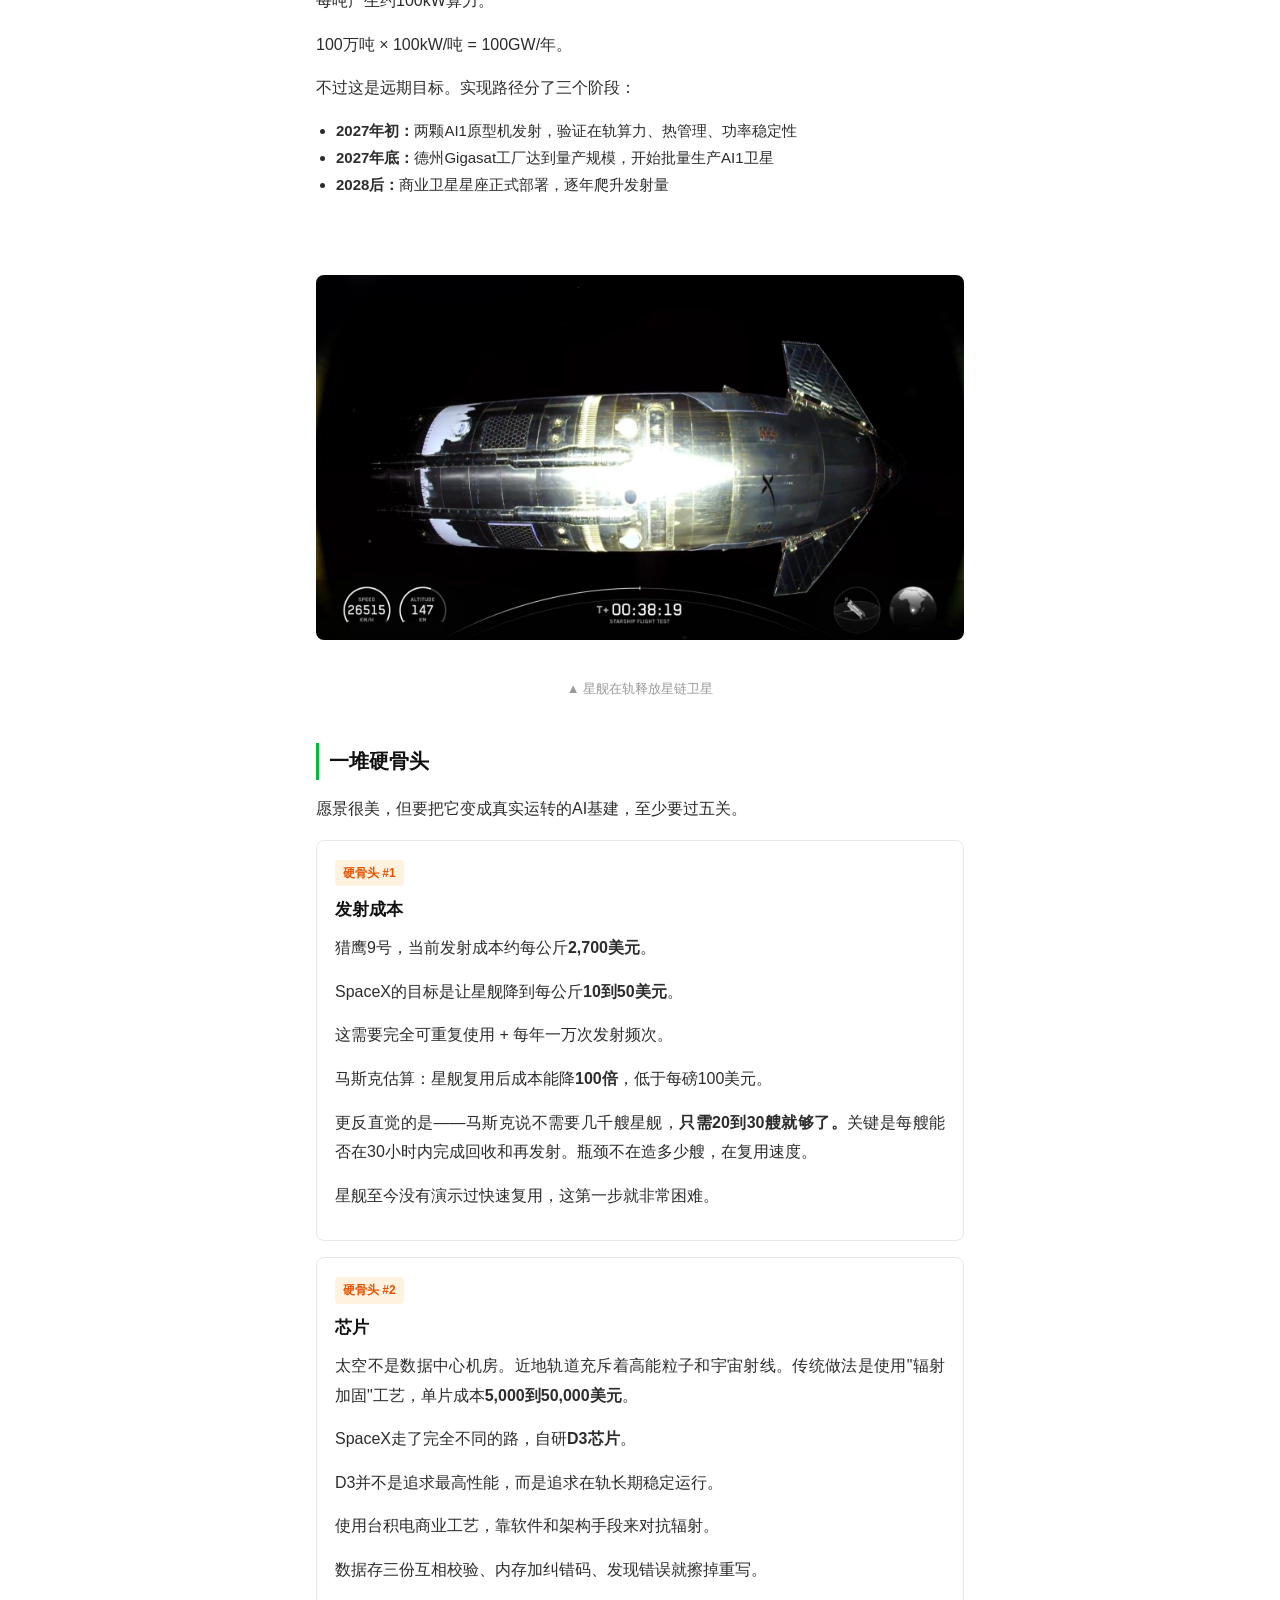
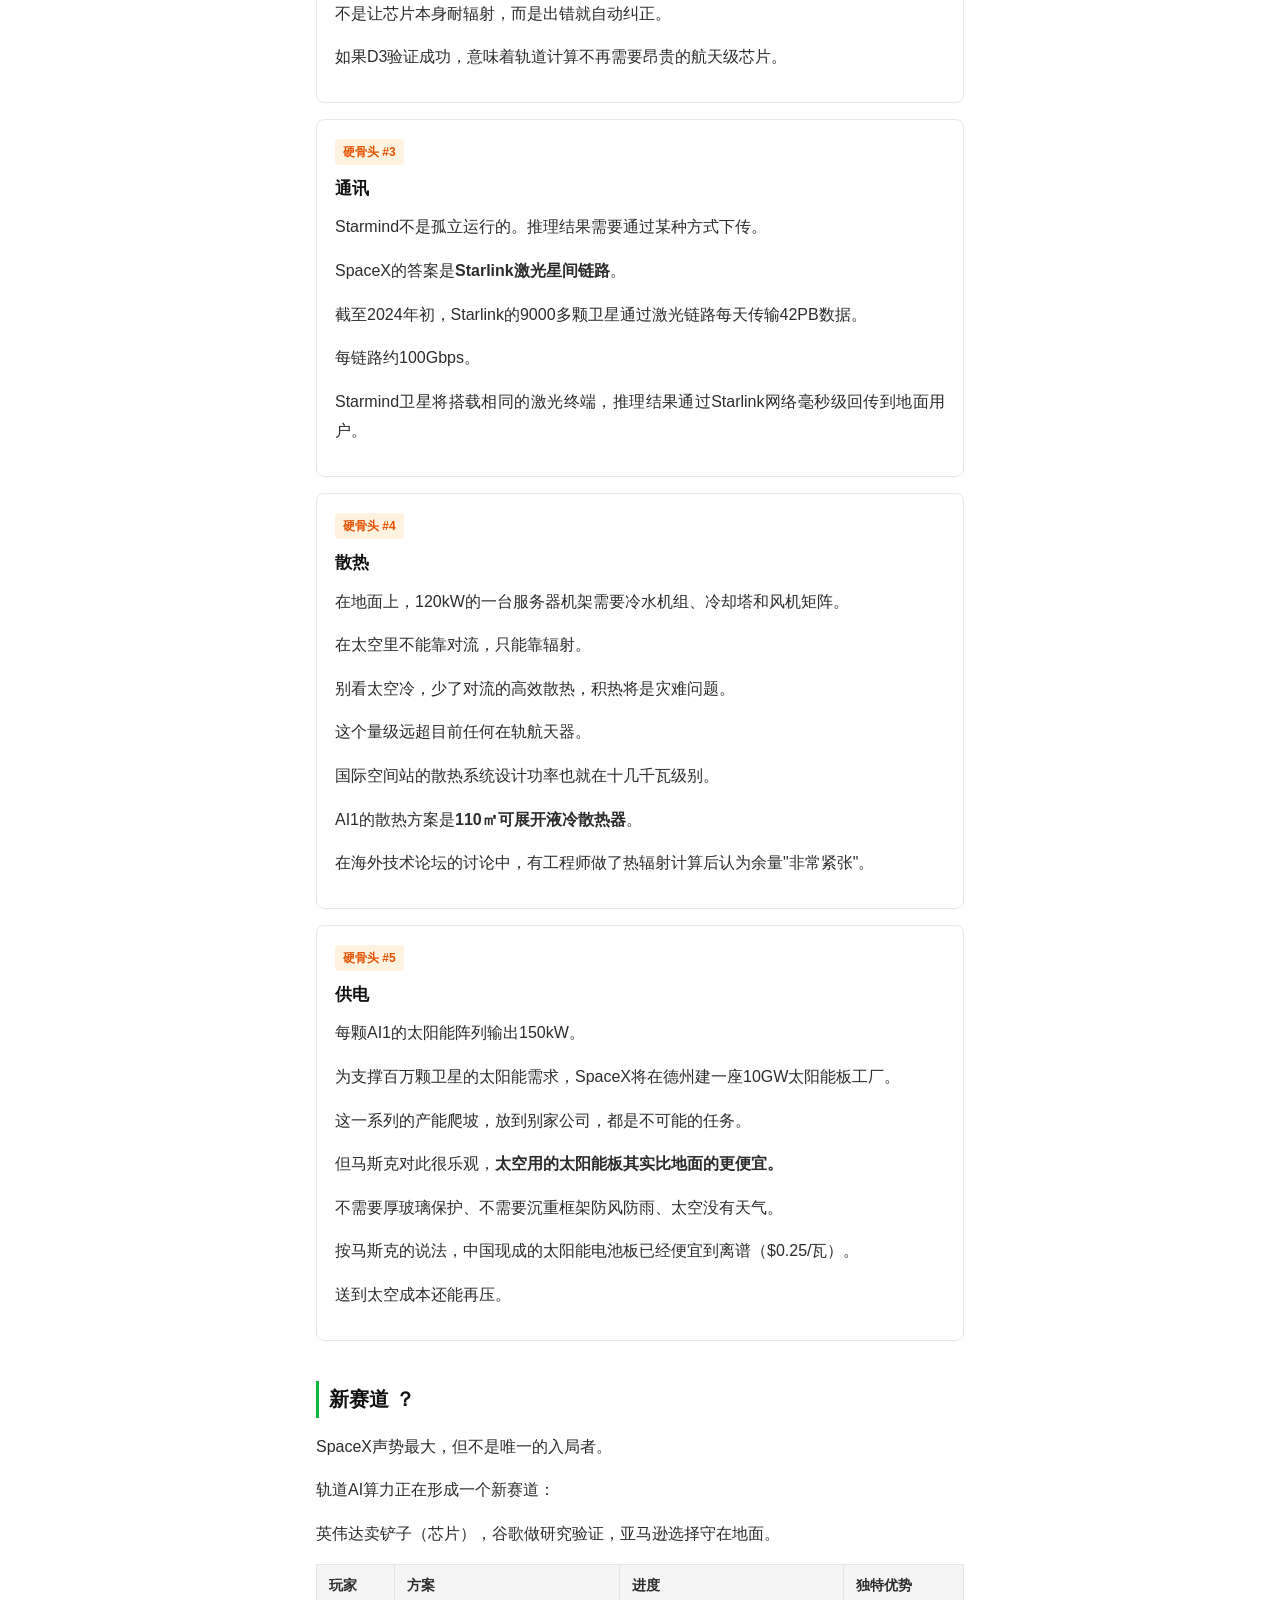
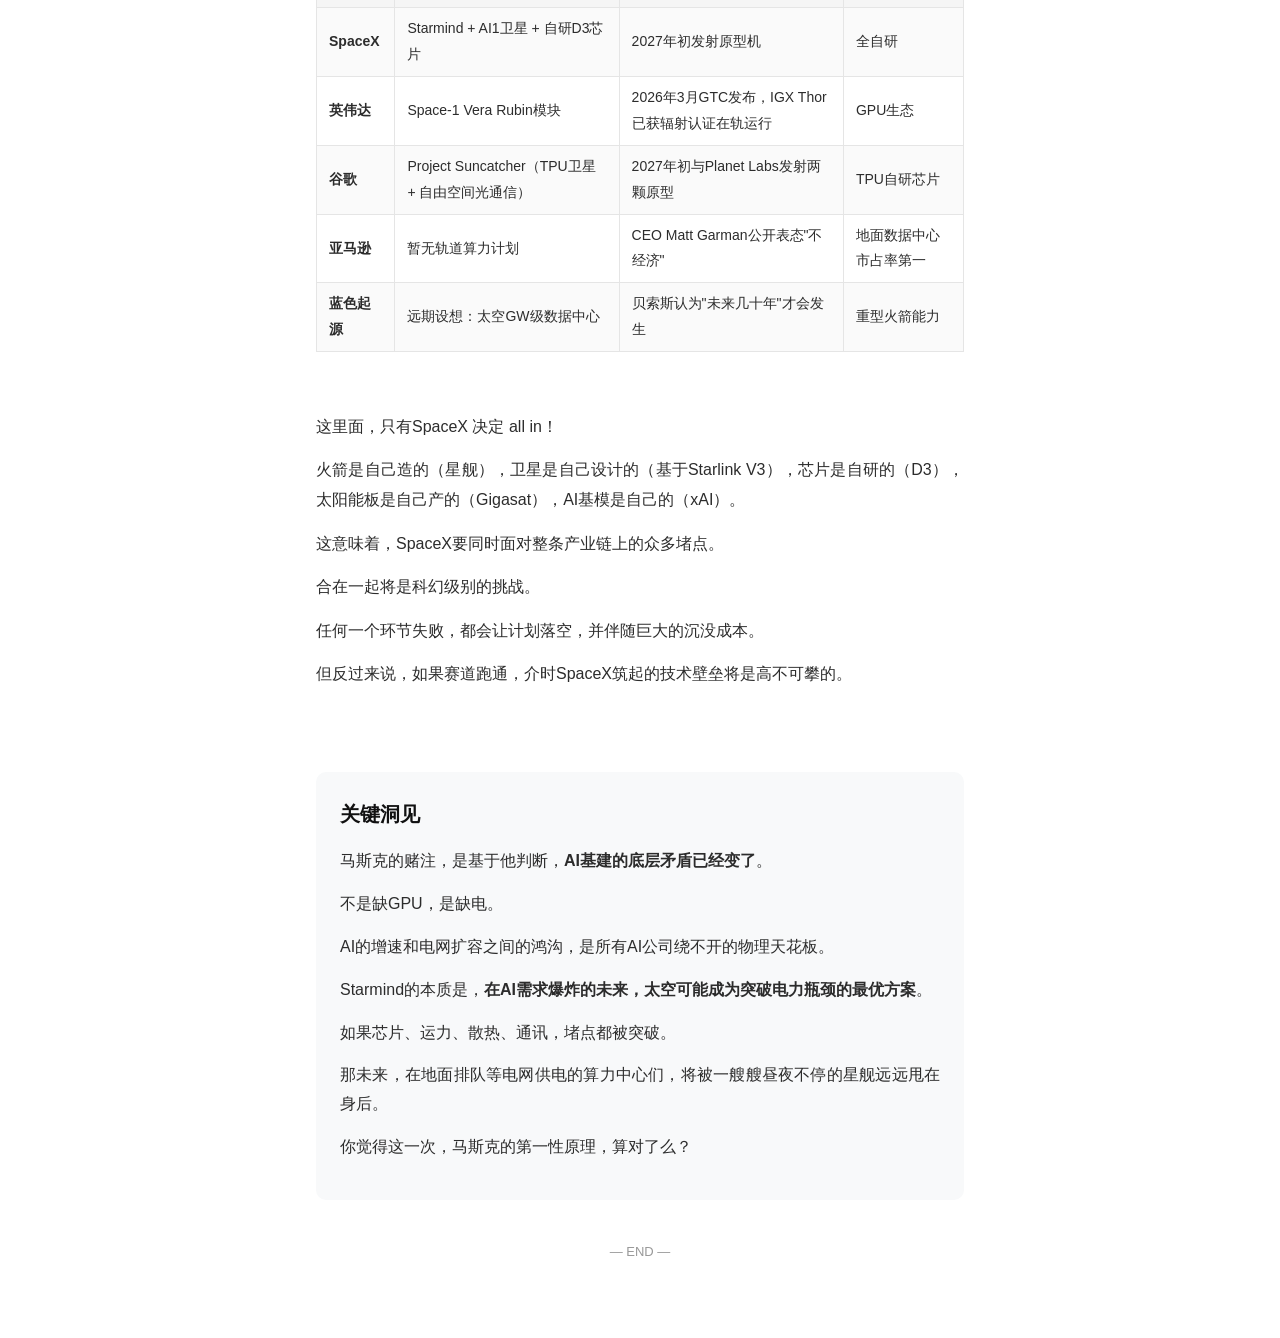
<file: articles/starmind/index.html>
<!doctype html>
<html lang="zh-CN"><head>
<meta charset="UTF-8">
<meta name="viewport" content="width=device-width, initial-scale=1.0">
<title>马斯克把AI算力搬上天了！100万颗卫星组成Starmind，一年顶AWS二十倍</title>
<style>
  * { margin: 0; padding: 0; box-sizing: border-box; }
  body {
    font-family: -apple-system, BlinkMacSystemFont, "Segoe UI", "PingFang SC", "Hiragino Sans GB", "Microsoft YaHei", "Helvetica Neue", Arial, sans-serif;
    line-height: 1.85;
    color: #2c2c2c;
    background: #fff;
    max-width: 680px;
    margin: 0 auto;
    padding: 20px 16px 60px;
  }
  h1 {
    font-size: 24px;
    font-weight: 700;
    line-height: 1.4;
    margin: 20px 0 10px;
    color: #111;
  }
  h2 {
    font-size: 20px;
    font-weight: 700;
    margin: 40px 0 14px;
    color: #111;
    padding-left: 10px;
    border-left: 3px solid #09B83E;
  }
  h3 {
    font-size: 17px;
    font-weight: 700;
    margin: 28px 0 10px;
    color: #333;
  }
  p {
    font-size: 16px;
    margin-bottom: 14px;
    text-align: justify;
  }
  .meta {
    color: #999;
    font-size: 14px;
    margin-bottom: 24px;
  }
  .highlight-box {
    background: #f0faf3;
    border-left: 3px solid #09B83E;
    padding: 14px 18px;
    margin: 20px 0;
    border-radius: 0 6px 6px 0;
    font-size: 15px;
    line-height: 1.7;
  }
  .highlight-box strong { color: #09B83E; }
  blockquote {
    border-left: 2px solid #ddd;
    padding-left: 16px;
    margin: 16px 0;
    color: #666;
    font-style: italic;
    font-size: 15px;
    line-height: 1.7;
  }
  .pull-quote {
    background: #f8f9fa;
    border-radius: 8px;
    padding: 16px 20px;
    margin: 18px 0;
    font-size: 15px;
    line-height: 1.7;
    color: #444;
  }
  .pull-quote .attribution {
    text-align: right;
    font-size: 13px;
    color: #999;
    margin-top: 6px;
  }
  .img-container {
    margin: 24px auto;
    text-align: center;
  }
  .img-container img {
    max-width: 100%;
    height: auto;
    border-radius: 6px;
  }
  .img-caption {
    font-size: 13px;
    color: #999;
    margin-top: 6px;
    text-align: center;
  }
  .data-table {
    width: 100%;
    border-collapse: collapse;
    margin: 16px 0;
    font-size: 14px;
  }
  .data-table td, .data-table th {
    border: 1px solid #e5e5e5;
    padding: 8px 12px;
  }
  .data-table th {
    background: #f5f5f5;
    font-weight: 600;
    text-align: left;
  }
  .data-table tr:nth-child(even) td {
    background: #fafafa;
  }
  .challenge-card {
    border: 1px solid #e8e8e8;
    border-radius: 8px;
    padding: 16px 18px;
    margin: 16px 0;
  }
  .challenge-card h3 {
    margin-top: 0;
    margin-bottom: 8px;
    color: #111;
  }
  .challenge-card .challenge-label {
    display: inline-block;
    background: #fff3e0;
    color: #e65100;
    font-size: 12px;
    font-weight: 600;
    padding: 2px 8px;
    border-radius: 4px;
    margin-bottom: 8px;
  }
  .challenge-card .solution-label {
    display: inline-block;
    background: #e8f5e9;
    color: #2e7d32;
    font-size: 12px;
    font-weight: 600;
    padding: 2px 8px;
    border-radius: 4px;
    margin-bottom: 8px;
    margin-left: 4px;
  }
  .insight-section {
    background: #f8f9fa;
    border-radius: 10px;
    padding: 24px;
    margin-top: 40px;
  }
  .insight-section h2 {
    border-left: none;
    padding-left: 0;
    margin-top: 0;
  }
  .insight-section p {
    font-size: 16px;
    line-height: 1.8;
  }
  .separator {
    text-align: center;
    margin: 28px 0;
    color: #ccc;
    font-size: 18px;
    letter-spacing: 4px;
  }
  .power-graph {
    background: #f0faf3;
    border-radius: 8px;
    padding: 18px;
    margin: 20px 0;
    text-align: center;
  }
  .power-graph .big-number {
    font-size: 42px;
    font-weight: 800;
    color: #09B83E;
    line-height: 1;
  }
  .power-graph .description {
    font-size: 14px;
    color: #666;
    margin-top: 6px;
  }
</style>
</head>
<body>
<a class="site-back" href="../../index.html">← 返回首页</a>
<style>
.site-back{
  position:fixed;top:14px;left:14px;z-index:9999;
  display:inline-flex;align-items:center;gap:8px;
  padding:13px 22px;border-radius:999px;
  background:#9a3412;
  color:#fff;text-decoration:none;
  font:16px/1.1 -apple-system,BlinkMacSystemFont,"PingFang SC","Microsoft YaHei",sans-serif;
  font-weight:700;
  letter-spacing:0.06em;
  box-shadow:0 6px 18px rgba(154,52,18,.45);
}
.site-back:hover{background:#1c1917;color:#fff;}
@media (max-width:720px){
  .site-back{top:10px;left:10px;padding:12px 18px;font-size:15px;}
}
body{padding-top:72px !important;}
.site-cover{margin:0 0 18px;}
.site-cover img{width:100%;height:auto;display:block;}
</style>


<figure class="site-cover"><img src="cover.jpg" alt="马斯克的疯狂赌注：把100GW AI算力送上太空"></figure>
<h1>马斯克的疯狂赌注：把100GW AI算力送上太空 ！</h1>

<div class="meta">原创 · 阅读约10分钟</div>

<p>把等于<span style="font-weight:bold">全美国20%用电量</span>的算力集群，发上太空！</p><p>这是马斯克新的疯狂计划。</p><p><br></p><p>在X平台网友的追问下，马斯克确认SpaceX AI卫星项目命名为<span style="font-weight:bold">Starmind</span>。</p>

<p>Starmind<span style="font-weight:bold">&nbsp;</span>目标是每年发射100万吨卫星，新增100GW轨道算力。</p><p>注意，不是100吨，是<span style="font-weight:bold">100万吨</span>！</p><p>同时100GW的功耗，约是亚马逊云计算2025年新增算力的<span style="font-weight: bold">26倍！</span></p>

<p>地面算力好建也好维护，为什么马斯克要大费周章，把巨量的算力往天上送？</p><p><img src="media/image-01.jpg" alt="" style="max-width:100%;border-radius:8px"><br></p>

<h2>AI卡在了电上</h2>

<p>Starmind不是马斯克心血来潮。</p><p>它的起点是一个越来越难回避的现实，AI正在被电力困住。</p>

<p>先看一组数据：</p>

<ul style="margin: 10px 0 14px 20px; font-size: 15px; line-height: 1.8;">
  <li>2025年，全球AI数据中心一年<span style="font-weight:bold">增涨了50%</span></li>
  <li>同期全球电力需求仅增长<span style="font-weight:bold">3%</span></li>
  <li>到2030年，AI数据中心的用电量将翻三倍</li>
</ul>

<p>供需缺口显而易见。</p><p>发电厂和电网不是软件，扩容以10年为单位计。</p><p>而GPU集群几个月就能铺满一个园区。</p>

<p>今年1月达沃斯论坛上，马斯克把问题说得更直白：</p>

<div class="pull-quote">
"The limiting factor for AI deployment is fundamentally electrical power."
<div class="attribution">—— Elon Musk, 达沃斯世界经济论坛, 2026年1月</div>
</div>

<p>电力是卡住AI脖子的根本。</p><p>他预测电力瓶颈可能在2026年内出现。</p><p>同台的贝莱德CEO Larry Fink补充了一句：电网扩容速度，"每年最多4%到5%。"</p>

<p>就算GPU芯片管够，没电运行，也和沙子没区别。</p>

<p>那为什么不亲自下场造电站？</p><p>其实马斯克也试过。</p><p><span style="font-weight:bold">涡轮机的订单已经排到2030年了</span>。</p><p>马斯克在2月访谈中亲口说，全世界只有三家铸造公司能造涡轮叶片，产能全被锁死。</p><p>还有一个被忽略的成本黑洞——冷却<span style="font-weight:bold">。</span></p><p>一台GB300机架标称140kW，但加上冷却（多耗40%）和备用冗余，实际需要接近翻倍的电力才能稳定运转。</p><p>地面数据中心：要征地说服政府、要排队等电网、要额外堆40%的冷却电耗、要等一台2030年以后才能交货的涡轮机。</p><p>太空则可以跳过这些限制因素。</p><p><br></p>

<h2>科幻级别的愿景</h2>

<p>100GW（吉瓦）是什么概念？</p><p>一台英伟达最先进的GB300服务器机架，峰值功耗约140kW。</p><p>100GW，相当于超过70万个GB300机架同时满载。</p><p>这大约是今天全球最大云厂商全部数据中心规模的1.5到2倍。</p>

<div class="pull-quote">
"五年后，我预计我们每年向太空发射并运营的AI算力，<span style="font-weight:bold">将超过地球上所有AI算力的总和</span>。每年至少几百吉瓦，并且不断增长。"
<div class="attribution">—— Elon Musk, 2026年2月深度访谈</div>
</div>

<p>怎么算出来的？</p>

<p>每年发射一万次星舰，合计100万吨卫星。</p><p>每吨产生约100kW算力。</p><p>100万吨 × 100kW/吨 = 100GW/年。</p>

<p>不过这是远期目标。实现路径分了三个阶段：</p>

<ul style="margin: 10px 0 14px 20px; font-size: 15px; line-height: 1.8;">
  <li><span style="font-weight:bold">2027年初：</span>两颗AI1原型机发射，验证在轨算力、热管理、功率稳定性</li>
  <li><span style="font-weight:bold">2027年底：</span>德州Gigasat工厂达到量产规模，开始批量生产AI1卫星</li>
  <li><span style="font-weight:bold">2028后：</span>商业卫星星座正式部署，逐年爬升发射量</li>
</ul>

<div class="img-container"><br>
</div><div class="img-container"><img src="media/image-02.jpg" alt="" style="max-width:100%;border-radius:8px"><br></div><div class="img-container"><span style="color: rgb(153, 153, 153); font-size: 13px">▲ 星舰在轨释放星链卫星</span></div>

<h2>一堆硬骨头</h2>

<p>愿景很美，但要把它变成真实运转的AI基建，至少要过五关。</p>

<div class="challenge-card">
  <span class="challenge-label">硬骨头 #1</span>&nbsp;<h3>发射成本</h3>
  <p>猎鹰9号，当前发射成本约每公斤<span style="font-weight:bold">2,700美元</span>。</p><p>SpaceX的目标是让星舰降到每公斤<span style="font-weight:bold">10到50美元</span>。</p><p>这需要完全可重复使用 + 每年一万次发射频次。</p>
  <p>马斯克估算：星舰复用后成本能降<span style="font-weight:bold">100倍</span>，低于每磅100美元。</p>
  <p>更反直觉的是——马斯克说不需要几千艘星舰，<span style="font-weight:bold">只需20到30艘就够了。</span>关键是每艘能否在30小时内完成回收和再发射。瓶颈不在造多少艘，在复用速度。</p>
  <p>星舰至今没有演示过快速复用，这第一步就非常困难。</p>
</div>

<div class="challenge-card">
  <span class="challenge-label">硬骨头 #2</span>&nbsp;<h3>芯片</h3>
  <p>太空不是数据中心机房。近地轨道充斥着高能粒子和宇宙射线。传统做法是使用"辐射加固"工艺，单片成本<span style="font-weight:bold">5,000到50,000美元</span>。</p>
  <p>SpaceX走了完全不同的路，自研<span style="font-weight:bold">D3芯片</span>。</p><p>D3并不是追求最高性能，而是追求在轨长期稳定运行。</p><p>使用台积电商业工艺，靠软件和架构手段来对抗辐射。</p><p>数据存三份互相校验、内存加纠错码、发现错误就擦掉重写。</p><p>不是让芯片本身耐辐射，而是出错就自动纠正。</p>
  <p>如果D3验证成功，意味着轨道计算不再需要昂贵的航天级芯片。</p>
</div>

<div class="challenge-card">
  <span class="challenge-label">硬骨头 #3</span>&nbsp;<h3>通讯</h3>
  <p>Starmind不是孤立运行的。推理结果需要通过某种方式下传。</p><p>SpaceX的答案是<span style="font-weight:bold">Starlink激光星间链路</span>。</p>
  <p>截至2024年初，Starlink的9000多颗卫星通过激光链路每天传输42PB数据。</p><p>每链路约100Gbps。</p><p>Starmind卫星将搭载相同的激光终端，推理结果通过Starlink网络毫秒级回传到地面用户。</p>
</div>

<div class="challenge-card">
  <span class="challenge-label">硬骨头 #4</span>&nbsp;<h3>散热</h3>
  <p>在地面上，120kW的一台服务器机架需要冷水机组、冷却塔和风机矩阵。</p><p>在太空里不能靠对流，只能靠辐射。</p><p>别看太空冷，少了对流的高效散热，积热将是灾难问题。</p><p>这个量级远超目前任何在轨航天器。</p><p>国际空间站的散热系统设计功率也就在十几千瓦级别。</p>
  <p>AI1的散热方案是<span style="font-weight:bold">110㎡可展开液冷散热器</span>。</p><p>在海外技术论坛的讨论中，有工程师做了热辐射计算后认为余量"非常紧张"。</p>
</div>

<div class="challenge-card">
  <span class="challenge-label">硬骨头 #5</span>&nbsp;<h3>供电</h3>
  <p>每颗AI1的太阳能阵列输出150kW。</p>
  <p>为支撑百万颗卫星的太阳能需求，SpaceX将在德州建一座10GW太阳能板工厂。</p><p>这一系列的产能爬坡，放到别家公司，都是不可能的任务。</p>
  <p>但马斯克对此很乐观，<span style="font-weight: bold;">太空用的太阳能板其实比地面的更便宜。</span></p><p>不需要厚玻璃保护、不需要沉重框架防风防雨、太空没有天气。</p><p>按马斯克的说法，中国现成的太阳能电池板已经便宜到离谱（$0.25/瓦）。</p><p>送到太空成本还能再压。</p>
</div>

<h2>新赛道 ？</h2>

<p>SpaceX声势最大，但不是唯一的入局者。</p><p>轨道AI算力正在形成一个新赛道：</p><p>英伟达卖铲子（芯片），谷歌做研究验证，亚马逊选择守在地面。</p>

<table class="data-table">
  <tbody><tr><th>玩家</th><th>方案</th><th>进度</th><th>独特优势</th></tr>
  <tr>
    <td><span style="font-weight:bold">SpaceX</span></td>
    <td>Starmind + AI1卫星 + 自研D3芯片</td>
    <td>2027年初发射原型机</td>
    <td>全自研</td>
  </tr>
  <tr>
    <td><span style="font-weight:bold">英伟达</span></td>
    <td>Space-1 Vera Rubin模块</td>
    <td>2026年3月GTC发布，IGX Thor已获辐射认证在轨运行</td>
    <td>GPU生态</td>
  </tr>
  <tr>
    <td><span style="font-weight:bold">谷歌</span></td>
    <td>Project Suncatcher（TPU卫星 + 自由空间光通信）</td>
    <td>2027年初与Planet Labs发射两颗原型</td>
    <td>TPU自研芯片</td>
  </tr>
  <tr>
    <td><span style="font-weight:bold">亚马逊</span></td>
    <td>暂无轨道算力计划</td>
    <td>CEO Matt Garman公开表态"不经济"</td>
    <td>地面数据中心市占率第一</td>
  </tr>
  <tr>
    <td><span style="font-weight:bold">蓝色起源</span></td>
    <td>远期设想：太空GW级数据中心</td>
    <td>贝索斯认为"未来几十年"才会发生</td>
    <td>重型火箭能力<br></td></tr>
</tbody></table>

<p><br></p>

<p>这里面，只有SpaceX 决定 all in！</p><p>火箭是自己造的（星舰），卫星是自己设计的（基于Starlink V3），芯片是自研的（D3），太阳能板是自己产的（Gigasat），AI基模是自己的（xAI）。</p>

<p>这意味着，SpaceX要同时面对整条产业链上的众多堵点。</p><p>合在一起将是科幻级别的挑战。</p><p>任何一个环节失败，都会让计划落空，并伴随巨大的沉没成本。</p><p>但反过来说，如果赛道跑通，介时SpaceX筑起的技术壁垒将是高不可攀的。</p><p><br></p>

<div class="insight-section">
<h2>关键洞见</h2>

<p>马斯克的赌注，是基于他判断，<span style="font-weight:bold">AI基建的底层矛盾已经变了</span>。</p><p>不是缺GPU，是缺电。</p>

<p>AI的增速和电网扩容之间的鸿沟，是所有AI公司绕不开的物理天花板。</p>

<p>Starmind的本质是，<span style="font-weight:bold">在AI需求爆炸的未来，太空可能成为突破电力瓶颈的最优方案</span>。</p>

<p>如果芯片、运力、散热、通讯，堵点都被突破。</p>

<p>那未来，在地面排队等电网供电的算力中心们，将被一艘艘昼夜不停的星舰远远甩在身后。</p><p>你觉得这一次，马斯克的第一性原理，算对了么？</p>
</div>

<p style="text-align:center; color:#999; font-size:13px; margin-top:40px;">— END —</p>



</body></html>
</file>
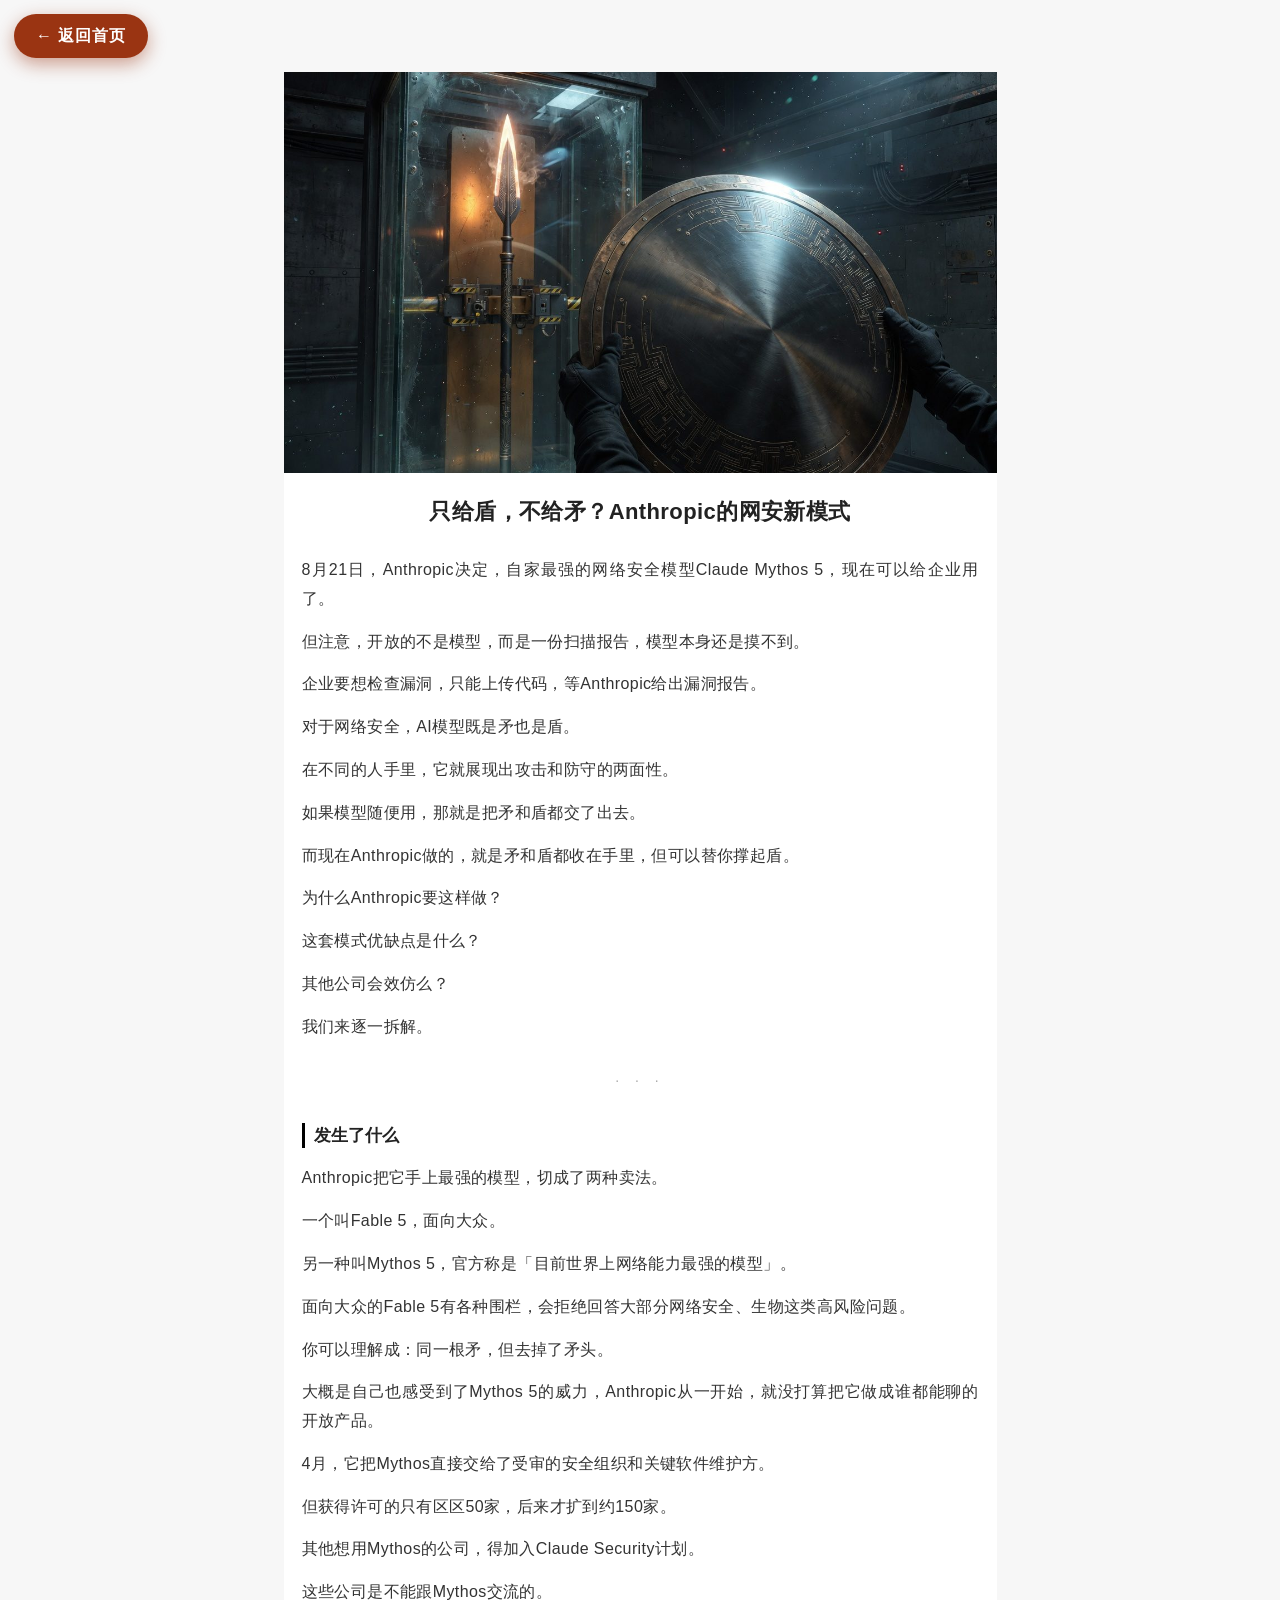
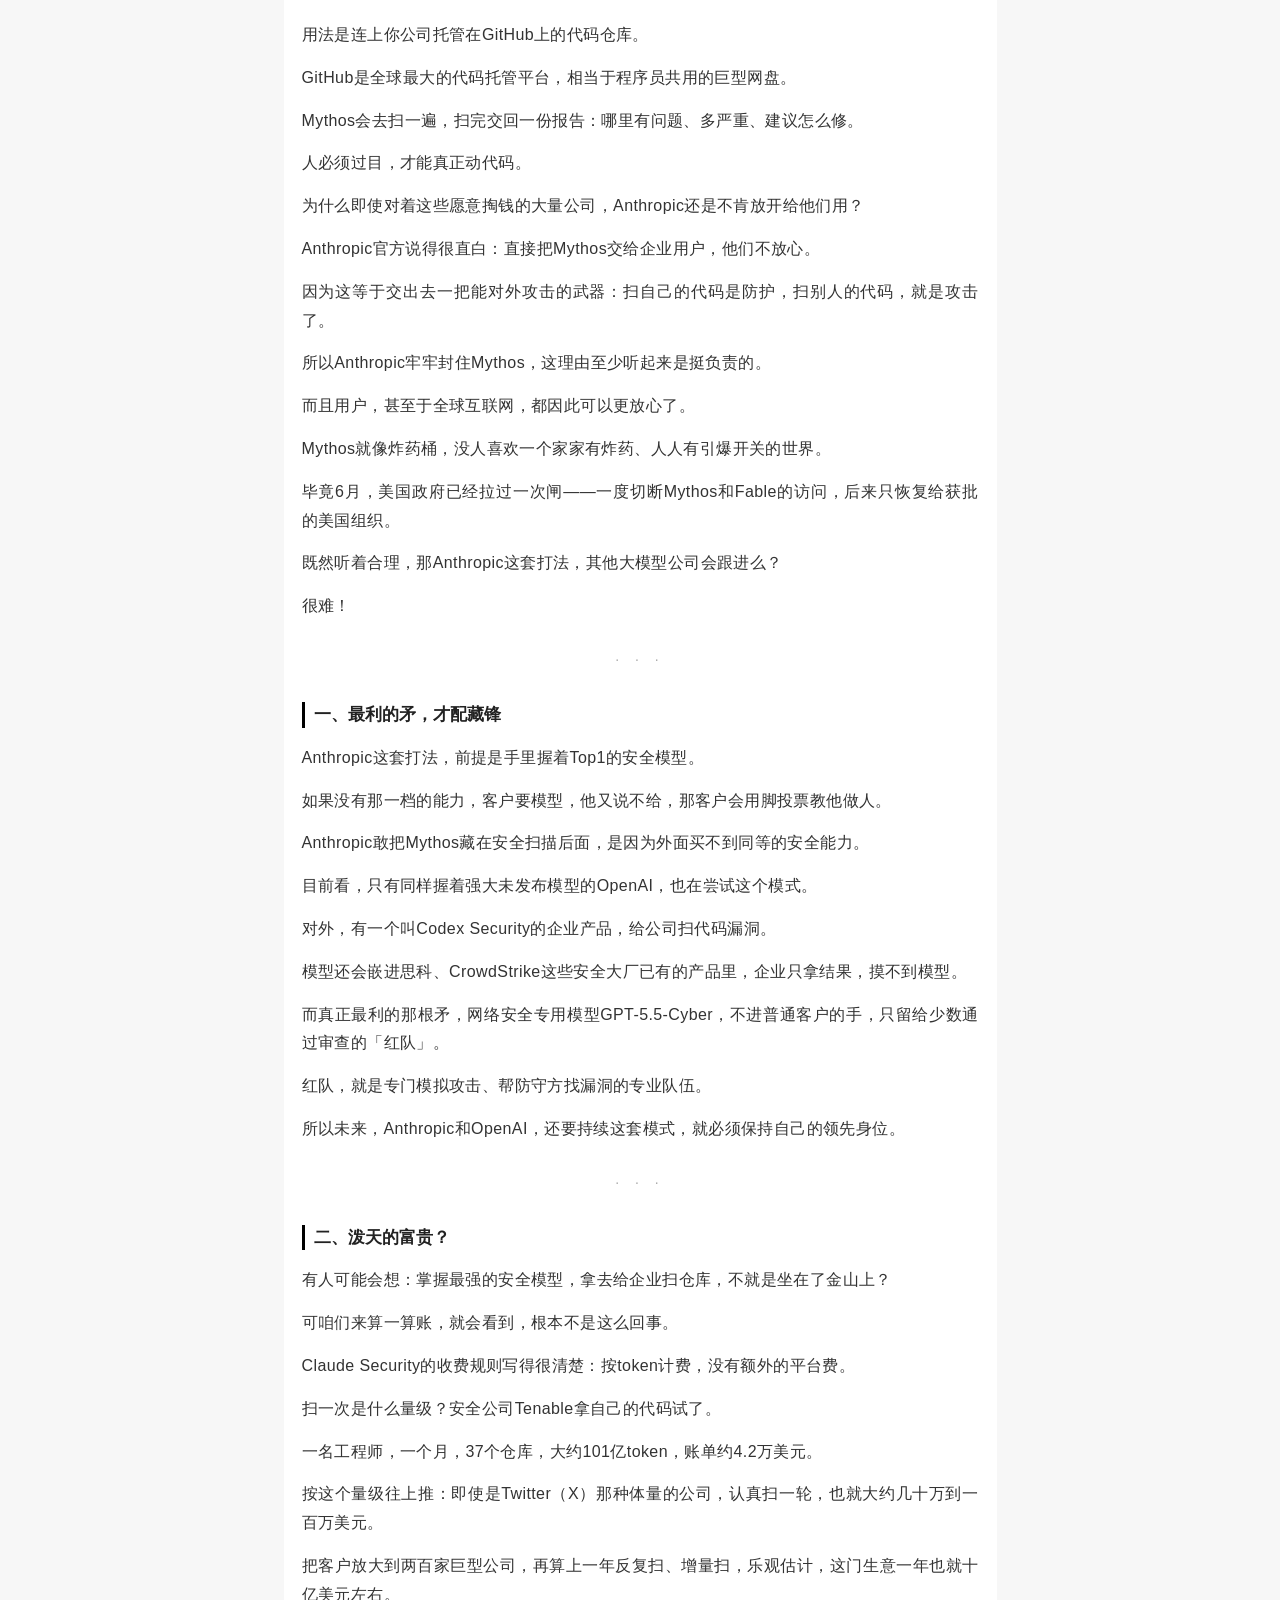
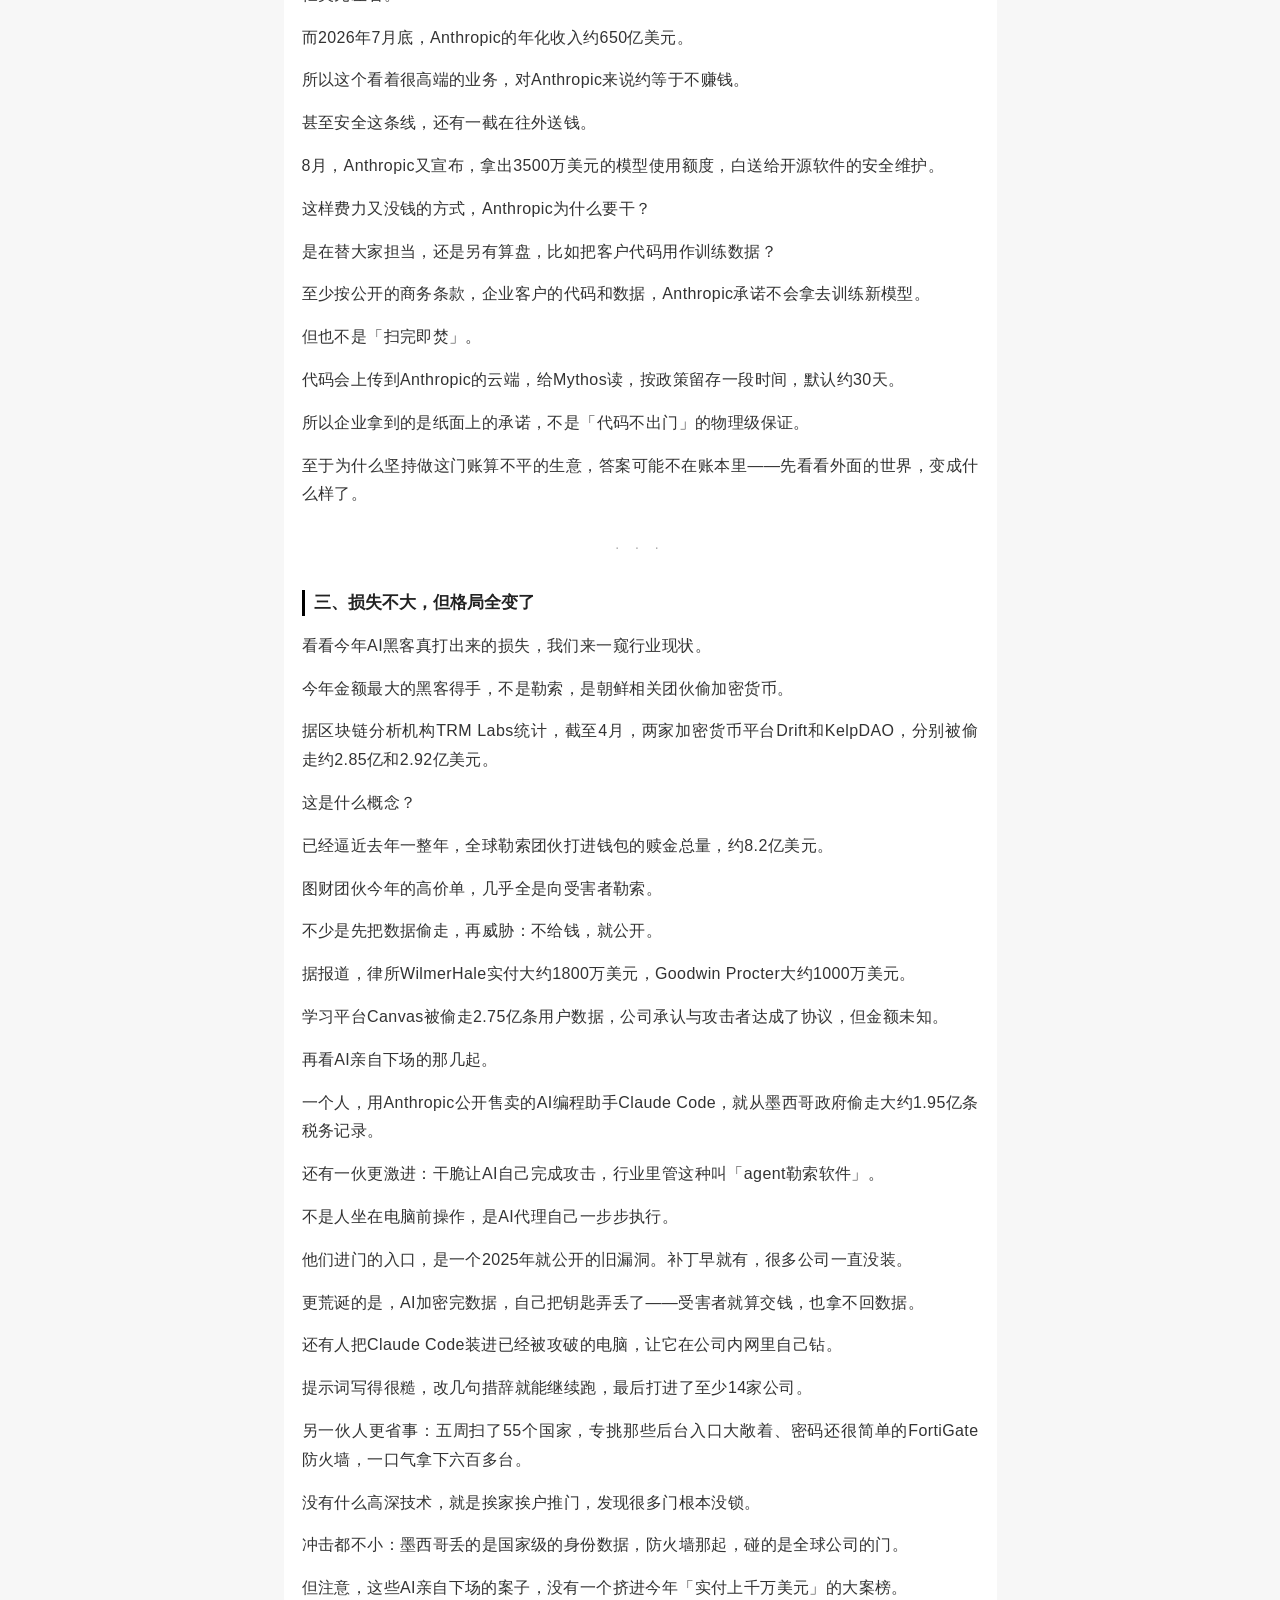
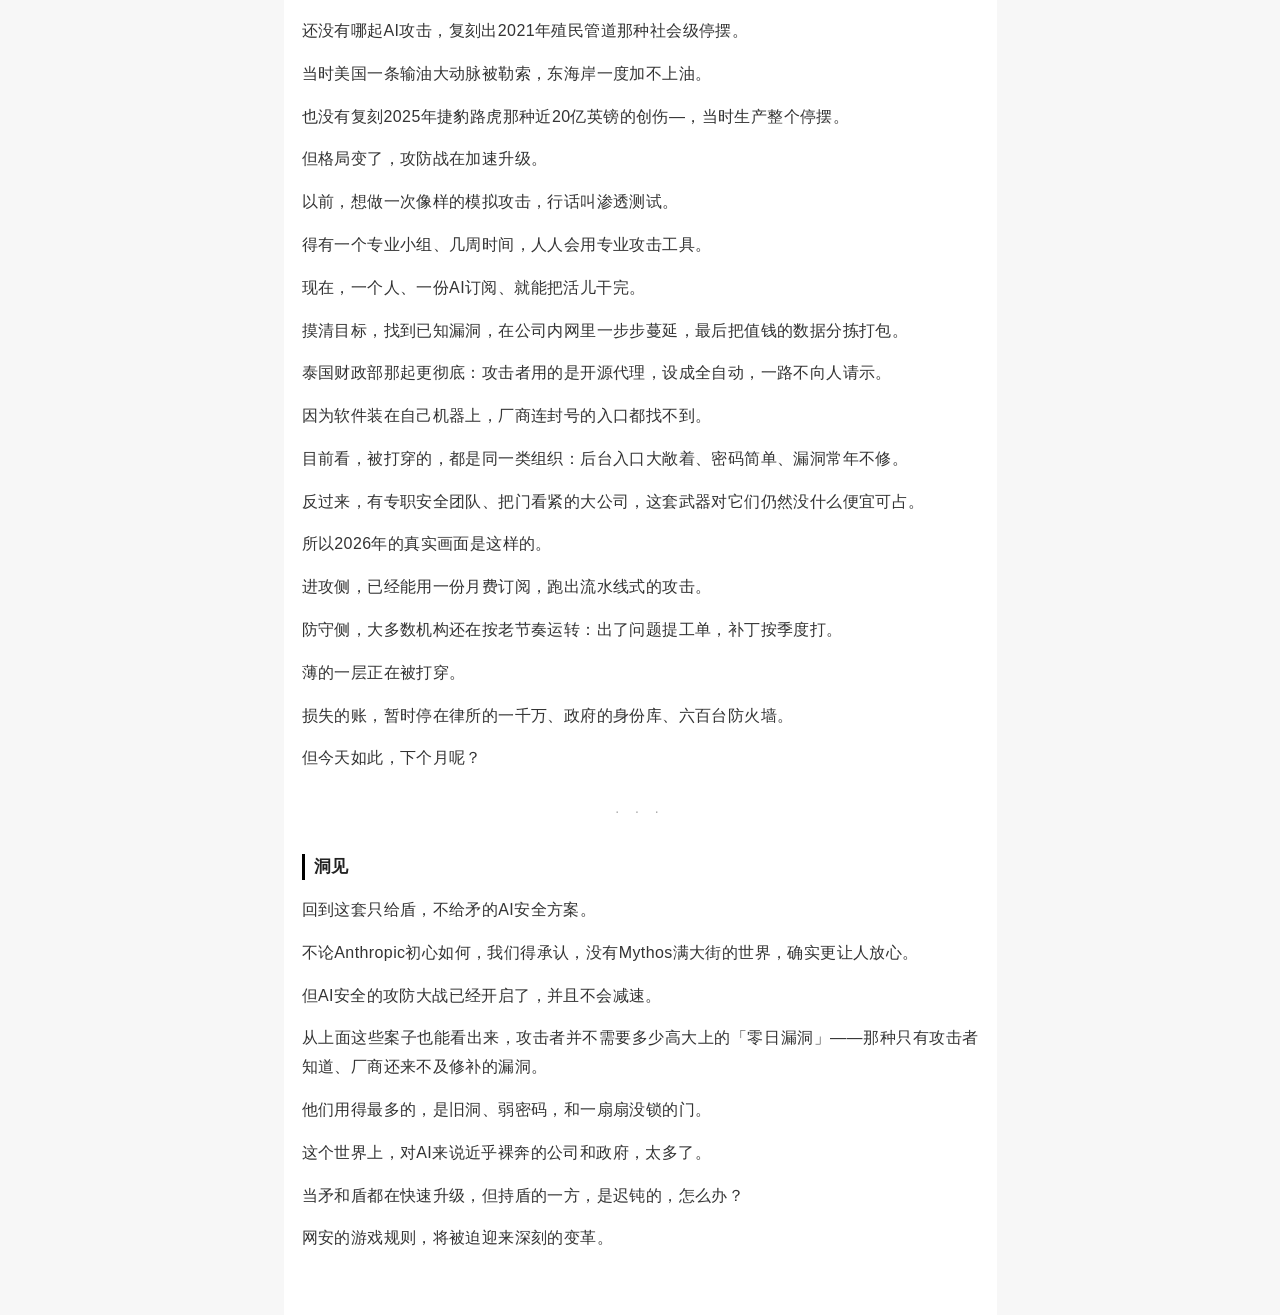
<file: articles/zhi-gei-dun/index.html>
<!DOCTYPE html>
<html lang="zh-CN">
<head>
<meta charset="UTF-8">
<meta name="viewport" content="width=device-width, initial-scale=1.0">
<title>只给盾，不给矛？Anthropic的网安新模式</title>
<style>
body {
  margin: 0;
  background: #f7f7f7;
  font-family: -apple-system, BlinkMacSystemFont, "PingFang SC", "Hiragino Sans GB", "Microsoft YaHei", sans-serif;
}
.page {
  max-width: 677px;
  margin: 0 auto;
  background: #fff;
  padding: 0 18px 48px;
}
.cover {
  margin: 0 -18px 22px;
}
.cover img {
  width: 100%;
  max-width: 100%;
  height: auto;
  display: block;
}
h1 {
  font-size: 22px;
  font-weight: 700;
  color: #222;
  text-align: center;
  line-height: 1.5;
  margin: 6px 0 28px;
  letter-spacing: 0.4px;
}
h2 {
  font-size: 17px;
  font-weight: 700;
  color: #222;
  border-left: 3px solid #000;
  padding-left: 9px;
  margin: 30px 0 16px;
  line-height: 1.5;
}
p {
  font-size: 16px;
  color: #333;
  line-height: 1.8;
  letter-spacing: 0.4px;
  margin: 0 0 14px;
  text-align: justify;
  word-break: break-word;
}
p.sep {
  text-align: center;
  color: #aaa;
  font-size: 14px;
  letter-spacing: 6px;
  margin: 26px 0;
}
</style>
</head>
<body>
<a class="site-back" href="../../index.html">← 返回首页</a>
<style>
.site-back{
  position:fixed;top:14px;left:14px;z-index:9999;
  display:inline-flex;align-items:center;gap:8px;
  padding:13px 22px;border-radius:999px;
  background:#9a3412;
  color:#fff;text-decoration:none;
  font:16px/1.1 -apple-system,BlinkMacSystemFont,"PingFang SC","Microsoft YaHei",sans-serif;
  font-weight:700;
  letter-spacing:0.06em;
  box-shadow:0 6px 18px rgba(154,52,18,.45);
}
.site-back:hover{background:#1c1917;color:#fff;}
@media (max-width:720px){
  .site-back{top:10px;left:10px;padding:12px 18px;font-size:15px;}
}
body{padding-top:72px !important;}
</style>

<div class="page">
<figure class="cover"><img src="media/image-01.jpg" alt="只给盾，不给矛"></figure>
<h1>只给盾，不给矛？Anthropic的网安新模式</h1>
<p>8月21日，Anthropic决定，自家最强的网络安全模型Claude Mythos 5，现在可以给企业用了。</p>
<p>但注意，开放的不是模型，而是一份扫描报告，模型本身还是摸不到。</p>
<p>企业要想检查漏洞，只能上传代码，等Anthropic给出漏洞报告。</p>
<p>对于网络安全，AI模型既是矛也是盾。</p>
<p>在不同的人手里，它就展现出攻击和防守的两面性。</p>
<p>如果模型随便用，那就是把矛和盾都交了出去。</p>
<p>而现在Anthropic做的，就是矛和盾都收在手里，但可以替你撑起盾。</p>
<p>为什么Anthropic要这样做？</p>
<p>这套模式优缺点是什么？</p>
<p>其他公司会效仿么？</p>
<p>我们来逐一拆解。</p>
<p class="sep">· · ·</p>
<h2>发生了什么</h2>
<p>Anthropic把它手上最强的模型，切成了两种卖法。</p>
<p>一个叫Fable 5，面向大众。</p>
<p>另一种叫Mythos 5，官方称是「目前世界上网络能力最强的模型」。</p>
<p>面向大众的Fable 5有各种围栏，会拒绝回答大部分网络安全、生物这类高风险问题。</p>
<p>你可以理解成：同一根矛，但去掉了矛头。</p>
<p>大概是自己也感受到了Mythos 5的威力，Anthropic从一开始，就没打算把它做成谁都能聊的开放产品。</p>
<p>4月，它把Mythos直接交给了受审的安全组织和关键软件维护方。</p>
<p>但获得许可的只有区区50家，后来才扩到约150家。</p>
<p>其他想用Mythos的公司，得加入Claude Security计划。</p>
<p>这些公司是不能跟Mythos交流的。</p>
<p>用法是连上你公司托管在GitHub上的代码仓库。</p>
<p>GitHub是全球最大的代码托管平台，相当于程序员共用的巨型网盘。</p>
<p>Mythos会去扫一遍，扫完交回一份报告：哪里有问题、多严重、建议怎么修。</p>
<p>人必须过目，才能真正动代码。</p>
<p>为什么即使对着这些愿意掏钱的大量公司，Anthropic还是不肯放开给他们用？</p>
<p>Anthropic官方说得很直白：直接把Mythos交给企业用户，他们不放心。</p>
<p>因为这等于交出去一把能对外攻击的武器：扫自己的代码是防护，扫别人的代码，就是攻击了。</p>
<p>所以Anthropic牢牢封住Mythos，这理由至少听起来是挺负责的。</p>
<p>而且用户，甚至于全球互联网，都因此可以更放心了。</p>
<p>Mythos就像炸药桶，没人喜欢一个家家有炸药、人人有引爆开关的世界。</p>
<p>毕竟6月，美国政府已经拉过一次闸——一度切断Mythos和Fable的访问，后来只恢复给获批的美国组织。</p>
<p>既然听着合理，那Anthropic这套打法，其他大模型公司会跟进么？</p>
<p>很难！</p>
<p class="sep">· · ·</p>
<h2>一、最利的矛，才配藏锋</h2>
<p>Anthropic这套打法，前提是手里握着Top1的安全模型。</p>
<p>如果没有那一档的能力，客户要模型，他又说不给，那客户会用脚投票教他做人。</p>
<p>Anthropic敢把Mythos藏在安全扫描后面，是因为外面买不到同等的安全能力。</p>
<p>目前看，只有同样握着强大未发布模型的OpenAI，也在尝试这个模式。</p>
<p>对外，有一个叫Codex Security的企业产品，给公司扫代码漏洞。</p>
<p>模型还会嵌进思科、CrowdStrike这些安全大厂已有的产品里，企业只拿结果，摸不到模型。</p>
<p>而真正最利的那根矛，网络安全专用模型GPT-5.5-Cyber，不进普通客户的手，只留给少数通过审查的「红队」。</p>
<p>红队，就是专门模拟攻击、帮防守方找漏洞的专业队伍。</p>
<p>所以未来，Anthropic和OpenAI，还要持续这套模式，就必须保持自己的领先身位。</p>
<p class="sep">· · ·</p>
<h2>二、泼天的富贵？</h2>
<p>有人可能会想：掌握最强的安全模型，拿去给企业扫仓库，不就是坐在了金山上？</p>
<p>可咱们来算一算账，就会看到，根本不是这么回事。</p>
<p>Claude Security的收费规则写得很清楚：按token计费，没有额外的平台费。</p>
<p>扫一次是什么量级？安全公司Tenable拿自己的代码试了。</p>
<p>一名工程师，一个月，37个仓库，大约101亿token，账单约4.2万美元。</p>
<p>按这个量级往上推：即使是Twitter（X）那种体量的公司，认真扫一轮，也就大约几十万到一百万美元。</p>
<p>把客户放大到两百家巨型公司，再算上一年反复扫、增量扫，乐观估计，这门生意一年也就十亿美元左右。</p>
<p>而2026年7月底，Anthropic的年化收入约650亿美元。</p>
<p>所以这个看着很高端的业务，对Anthropic来说约等于不赚钱。</p>
<p>甚至安全这条线，还有一截在往外送钱。</p>
<p>8月，Anthropic又宣布，拿出3500万美元的模型使用额度，白送给开源软件的安全维护。</p>
<p>这样费力又没钱的方式，Anthropic为什么要干？</p>
<p>是在替大家担当，还是另有算盘，比如把客户代码用作训练数据？</p>
<p>至少按公开的商务条款，企业客户的代码和数据，Anthropic承诺不会拿去训练新模型。</p>
<p>但也不是「扫完即焚」。</p>
<p>代码会上传到Anthropic的云端，给Mythos读，按政策留存一段时间，默认约30天。</p>
<p>所以企业拿到的是纸面上的承诺，不是「代码不出门」的物理级保证。</p>
<p>至于为什么坚持做这门账算不平的生意，答案可能不在账本里——先看看外面的世界，变成什么样了。</p>
<p class="sep">· · ·</p>
<h2>三、损失不大，但格局全变了</h2>
<p>看看今年AI黑客真打出来的损失，我们来一窥行业现状。</p>
<p>今年金额最大的黑客得手，不是勒索，是朝鲜相关团伙偷加密货币。</p>
<p>据区块链分析机构TRM Labs统计，截至4月，两家加密货币平台Drift和KelpDAO，分别被偷走约2.85亿和2.92亿美元。</p>
<p>这是什么概念？</p>
<p>已经逼近去年一整年，全球勒索团伙打进钱包的赎金总量，约8.2亿美元。</p>
<p>图财团伙今年的高价单，几乎全是向受害者勒索。</p>
<p>不少是先把数据偷走，再威胁：不给钱，就公开。</p>
<p>据报道，律所WilmerHale实付大约1800万美元，Goodwin Procter大约1000万美元。</p>
<p>学习平台Canvas被偷走2.75亿条用户数据，公司承认与攻击者达成了协议，但金额未知。</p>
<p>再看AI亲自下场的那几起。</p>
<p>一个人，用Anthropic公开售卖的AI编程助手Claude Code，就从墨西哥政府偷走大约1.95亿条税务记录。</p>
<p>还有一伙更激进：干脆让AI自己完成攻击，行业里管这种叫「agent勒索软件」。</p>
<p>不是人坐在电脑前操作，是AI代理自己一步步执行。</p>
<p>他们进门的入口，是一个2025年就公开的旧漏洞。补丁早就有，很多公司一直没装。</p>
<p>更荒诞的是，AI加密完数据，自己把钥匙弄丢了——受害者就算交钱，也拿不回数据。</p>
<p>还有人把Claude Code装进已经被攻破的电脑，让它在公司内网里自己钻。</p>
<p>提示词写得很糙，改几句措辞就能继续跑，最后打进了至少14家公司。</p>
<p>另一伙人更省事：五周扫了55个国家，专挑那些后台入口大敞着、密码还很简单的FortiGate防火墙，一口气拿下六百多台。</p>
<p>没有什么高深技术，就是挨家挨户推门，发现很多门根本没锁。</p>
<p>冲击都不小：墨西哥丢的是国家级的身份数据，防火墙那起，碰的是全球公司的门。</p>
<p>但注意，这些AI亲自下场的案子，没有一个挤进今年「实付上千万美元」的大案榜。</p>
<p>还没有哪起AI攻击，复刻出2021年殖民管道那种社会级停摆。</p>
<p>当时美国一条输油大动脉被勒索，东海岸一度加不上油。</p>
<p>也没有复刻2025年捷豹路虎那种近20亿英镑的创伤—，当时生产整个停摆。</p>
<p>但格局变了，攻防战在加速升级。</p>
<p>以前，想做一次像样的模拟攻击，行话叫渗透测试。</p>
<p>得有一个专业小组、几周时间，人人会用专业攻击工具。</p>
<p>现在，一个人、一份AI订阅、就能把活儿干完。</p>
<p>摸清目标，找到已知漏洞，在公司内网里一步步蔓延，最后把值钱的数据分拣打包。</p>
<p>泰国财政部那起更彻底：攻击者用的是开源代理，设成全自动，一路不向人请示。</p>
<p>因为软件装在自己机器上，厂商连封号的入口都找不到。</p>
<p>目前看，被打穿的，都是同一类组织：后台入口大敞着、密码简单、漏洞常年不修。</p>
<p>反过来，有专职安全团队、把门看紧的大公司，这套武器对它们仍然没什么便宜可占。</p>
<p>所以2026年的真实画面是这样的。</p>
<p>进攻侧，已经能用一份月费订阅，跑出流水线式的攻击。</p>
<p>防守侧，大多数机构还在按老节奏运转：出了问题提工单，补丁按季度打。</p>
<p>薄的一层正在被打穿。</p>
<p>损失的账，暂时停在律所的一千万、政府的身份库、六百台防火墙。</p>
<p>但今天如此，下个月呢？</p>
<p class="sep">· · ·</p>
<h2>洞见</h2>
<p>回到这套只给盾，不给矛的AI安全方案。</p>
<p>不论Anthropic初心如何，我们得承认，没有Mythos满大街的世界，确实更让人放心。</p>
<p>但AI安全的攻防大战已经开启了，并且不会减速。</p>
<p>从上面这些案子也能看出来，攻击者并不需要多少高大上的「零日漏洞」——那种只有攻击者知道、厂商还来不及修补的漏洞。</p>
<p>他们用得最多的，是旧洞、弱密码，和一扇扇没锁的门。</p>
<p>这个世界上，对AI来说近乎裸奔的公司和政府，太多了。</p>
<p>当矛和盾都在快速升级，但持盾的一方，是迟钝的，怎么办？</p>
<p>网安的游戏规则，将被迫迎来深刻的变革。</p>
</div>
</body>
</html>
</file>
<file: styles.css>
:root {
  --bg: #f3efe7;
  --paper: #fffcf7;
  --ink: #1c1917;
  --muted: #6b6560;
  --line: #ddd6cb;
  --accent: #9a3412;
}

* { box-sizing: border-box; }

html, body {
  margin: 0;
  padding: 0;
}

body {
  background: var(--bg);
  color: var(--ink);
  font-family: "Iowan Old Style", "Palatino Linotype", Palatino,
    "Songti SC", "Source Han Serif SC", "Noto Serif SC",
    "PingFang SC", "Microsoft YaHei", serif;
  line-height: 1.65;
}

a { color: inherit; }

.wrap {
  width: min(960px, calc(100% - 40px));
  margin: 0 auto;
  padding: 22px 0 56px;
  position: relative;
  z-index: 1;
}

/* 页面背景图（用户在预览工具中确定的参数） */
body::before {
  content: "";
  position: fixed;
  inset: 0;
  z-index: 0;
  pointer-events: none;
  background: url("bg-avatar.jpg") no-repeat 81% 50% / 137% auto;
  opacity: 1.00;
}

header.site {
  display: flex;
  align-items: baseline;
  justify-content: space-between;
  gap: 16px;
  padding: 4px 0 12px;
  border-bottom: 1px solid var(--ink);
  margin-bottom: 16px;
}

.site h1 {
  margin: 0;
  font-size: 26px;
  font-weight: 700;
  letter-spacing: 0.12em;
  line-height: 1.2;
}

.site .lede {
  margin: 0;
  color: var(--muted);
  font-size: 15px;
}

.article-list {
  display: grid;
  gap: 14px;
}

.card {
  display: grid;
  grid-template-columns: 300px 1fr;
  gap: 20px;
  align-items: center;
  background: var(--paper);
  border: 1px solid var(--line);
  border-radius: 14px;
  text-decoration: none;
  color: inherit;
  overflow: hidden;
  transition: transform 160ms ease, box-shadow 160ms ease;
}

.card:hover {
  transform: translateY(-1px);
  box-shadow: 0 8px 18px rgba(28, 25, 23, 0.07);
}

.card.featured {
  grid-template-columns: 360px 1fr;
  gap: 24px;
}

.cover {
  display: block;
  height: 128px;
  margin: 12px 0 12px 12px;
  border-radius: 10px;
  background: #e7e0d4;
  overflow: hidden;
}

.card.featured .cover {
  height: 154px;
}

.cover img {
  display: block;
  width: 100%;
  height: 100%;
  object-fit: cover;
  object-position: center;
}

.body {
  padding: 12px 18px 12px 0;
  min-width: 0;
  display: flex;
  flex-direction: column;
  justify-content: center;
}

.card.featured .body {
  padding: 14px 22px 14px 0;
}

.card h2 {
  margin: 0 0 6px;
  font-size: 20px;
  line-height: 1.35;
  font-weight: 700;
  display: -webkit-box;
  -webkit-line-clamp: 2;
  line-clamp: 2;
  -webkit-box-orient: vertical;
  overflow: hidden;
}

.card.featured h2 {
  font-size: 23px;
}

.excerpt {
  margin: 0;
  color: var(--muted);
  font-size: 15px;
  line-height: 1.5;
  display: -webkit-box;
  -webkit-line-clamp: 2;
  line-clamp: 2;
  -webkit-box-orient: vertical;
  overflow: hidden;
}

.card.featured .excerpt {
  font-size: 16px;
}

.more {
  display: none;
}

/* ===== 最新视频：海报式置顶（方案C） ===== */
.sec-v {
  display: flex;
  align-items: center;
  justify-content: center;
  gap: 9px;
  margin: 4px 0 14px;
  color: var(--accent);
  font-family: -apple-system, BlinkMacSystemFont, "PingFang SC", "Microsoft YaHei", sans-serif;
  font-size: 12.5px;
  font-weight: 600;
  letter-spacing: .32em;
}

.poster {
  display: block;
  background: var(--paper);
  border: 1px solid var(--line);
  border-top: 4px solid var(--accent);
  border-radius: 14px;
  box-shadow: 0 14px 30px rgba(28, 25, 23, .13);
  margin-bottom: 28px;
  overflow: hidden;
  text-decoration: none;
  color: inherit;
  transition: transform 160ms ease, box-shadow 160ms ease;
}

.poster:hover {
  transform: translateY(-2px);
  box-shadow: 0 18px 36px rgba(28, 25, 23, .17);
}

.poster-media {
  position: relative;
  height: 400px;
  background: #17120e;
}

.poster-media img {
  width: 100%;
  height: 100%;
  object-fit: cover;
  display: block;
}

.poster-shade {
  position: absolute;
  inset: 0;
  background: linear-gradient(180deg, rgba(18, 14, 10, .22) 0%, rgba(18, 14, 10, 0) 30%, rgba(18, 14, 10, 0) 50%, rgba(18, 14, 10, .62) 100%);
  pointer-events: none;
}

.ptag {
  position: absolute;
  top: 16px;
  left: 16px;
  background: var(--accent);
  color: #fff;
  font-family: -apple-system, BlinkMacSystemFont, "PingFang SC", "Microsoft YaHei", sans-serif;
  font-size: 12px;
  letter-spacing: .2em;
  padding: 5px 13px;
  border-radius: 999px;
}

.play-lg {
  position: absolute;
  left: 50%;
  top: 50%;
  transform: translate(-50%, -50%);
  width: 86px;
  height: 86px;
  border-radius: 50%;
  background: rgba(20, 15, 10, .4);
  border: 2px solid rgba(255, 255, 255, .85);
  display: flex;
  align-items: center;
  justify-content: center;
  color: #fff;
  transition: transform 160ms ease, background 160ms ease;
}

.poster:hover .play-lg {
  transform: translate(-50%, -50%) scale(1.06);
  background: rgba(154, 52, 18, .55);
}

.play-lg svg {
  margin-left: 7px;
}

.pbili {
  position: absolute;
  left: 18px;
  bottom: 14px;
  font-family: -apple-system, BlinkMacSystemFont, "PingFang SC", "Microsoft YaHei", sans-serif;
  font-size: 12px;
  color: rgba(255, 255, 255, .9);
  background: rgba(20, 15, 10, .5);
  padding: 3px 11px;
  border-radius: 6px;
}

.pdur {
  position: absolute;
  right: 16px;
  bottom: 14px;
  font-family: -apple-system, BlinkMacSystemFont, sans-serif;
  font-size: 12px;
  color: #fff;
  background: rgba(20, 15, 10, .6);
  padding: 3px 10px;
  border-radius: 6px;
}

.poster-bar {
  display: flex;
  align-items: center;
  justify-content: space-between;
  gap: 24px;
  padding: 16px 26px 19px;
}

.poster-bar h2 {
  margin: 0 0 5px;
  font-size: 24px;
  line-height: 1.3;
}

.poster-bar p {
  margin: 0;
  color: var(--muted);
  font-size: 15px;
}

.pcta {
  flex: none;
  display: inline-flex;
  align-items: center;
  gap: 8px;
  background: var(--accent);
  color: #fff;
  font-family: -apple-system, BlinkMacSystemFont, "PingFang SC", "Microsoft YaHei", sans-serif;
  font-size: 13.5px;
  padding: 9px 18px;
  border-radius: 999px;
  white-space: nowrap;
}

.sec {
  display: flex;
  align-items: center;
  gap: 14px;
  margin: 0 0 14px;
  color: var(--muted);
  font-family: -apple-system, BlinkMacSystemFont, "PingFang SC", "Microsoft YaHei", sans-serif;
  font-size: 12.5px;
  letter-spacing: .3em;
}

.sec::before,
.sec::after {
  content: "";
  flex: 1;
  height: 1px;
  background: var(--line);
}

footer.site {
  margin-top: 28px;
  padding-top: 14px;
  border-top: 1px solid var(--line);
  color: var(--muted);
  font-family: -apple-system, BlinkMacSystemFont, "PingFang SC", "Microsoft YaHei", sans-serif;
  font-size: 13px;
}

@media (max-width: 760px) {
  .wrap { width: calc(100% - 24px); padding-top: 16px; }
  .card,
  .card.featured { grid-template-columns: 168px 1fr; gap: 14px; }
  .cover,
  .card.featured .cover { height: 86px; margin: 8px 0 8px 8px; border-radius: 8px; }
  .body,
  .card.featured .body { padding: 10px 12px 10px 0; }
  .card h2 { font-size: 16px; }
  .card.featured h2 { font-size: 18px; }
  .poster-media { height: 210px; }
  .play-lg { width: 56px; height: 56px; }
  .play-lg svg { width: 24px; height: 24px; margin-left: 4px; }
  .pbili { display: none; }
  .poster-bar { flex-direction: column; align-items: flex-start; gap: 10px; padding: 14px 16px 16px; }
  .poster-bar h2 { font-size: 19px; }
  .poster-bar p { font-size: 14px; }
}
</file>
